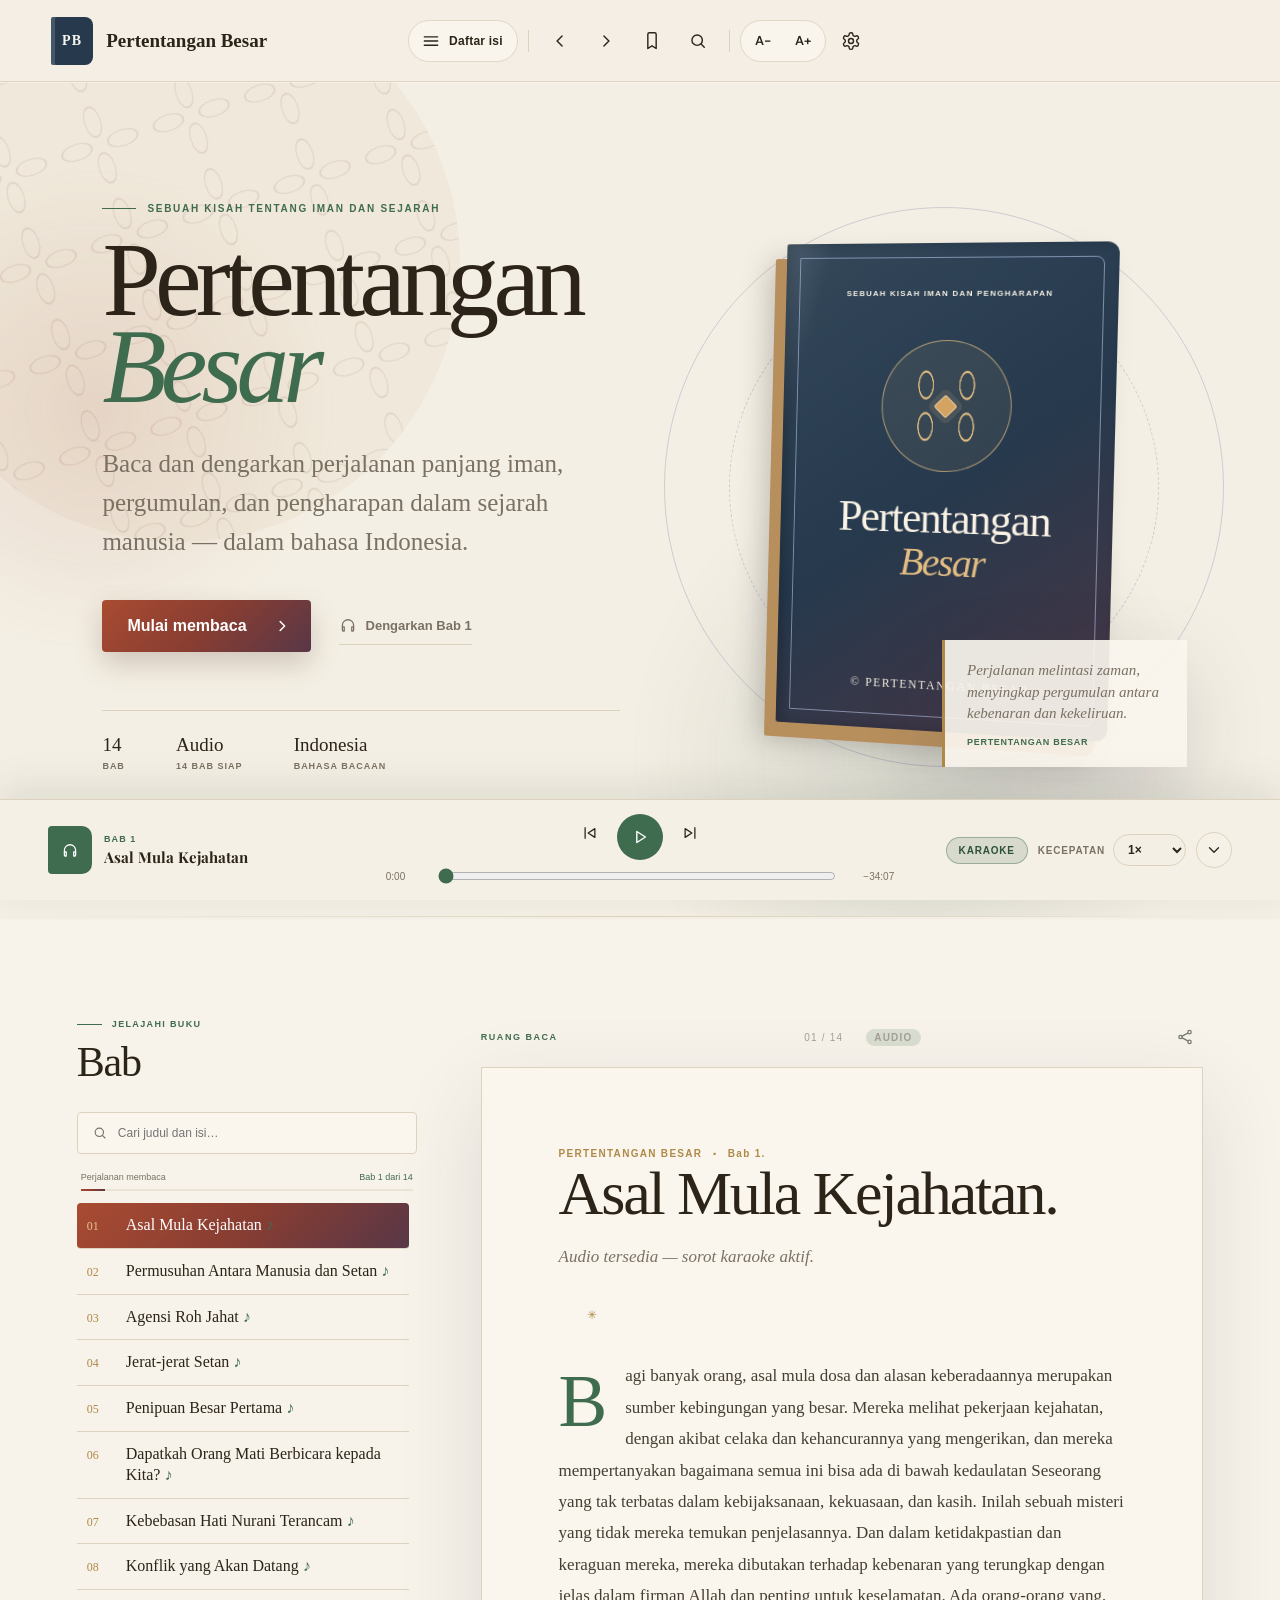
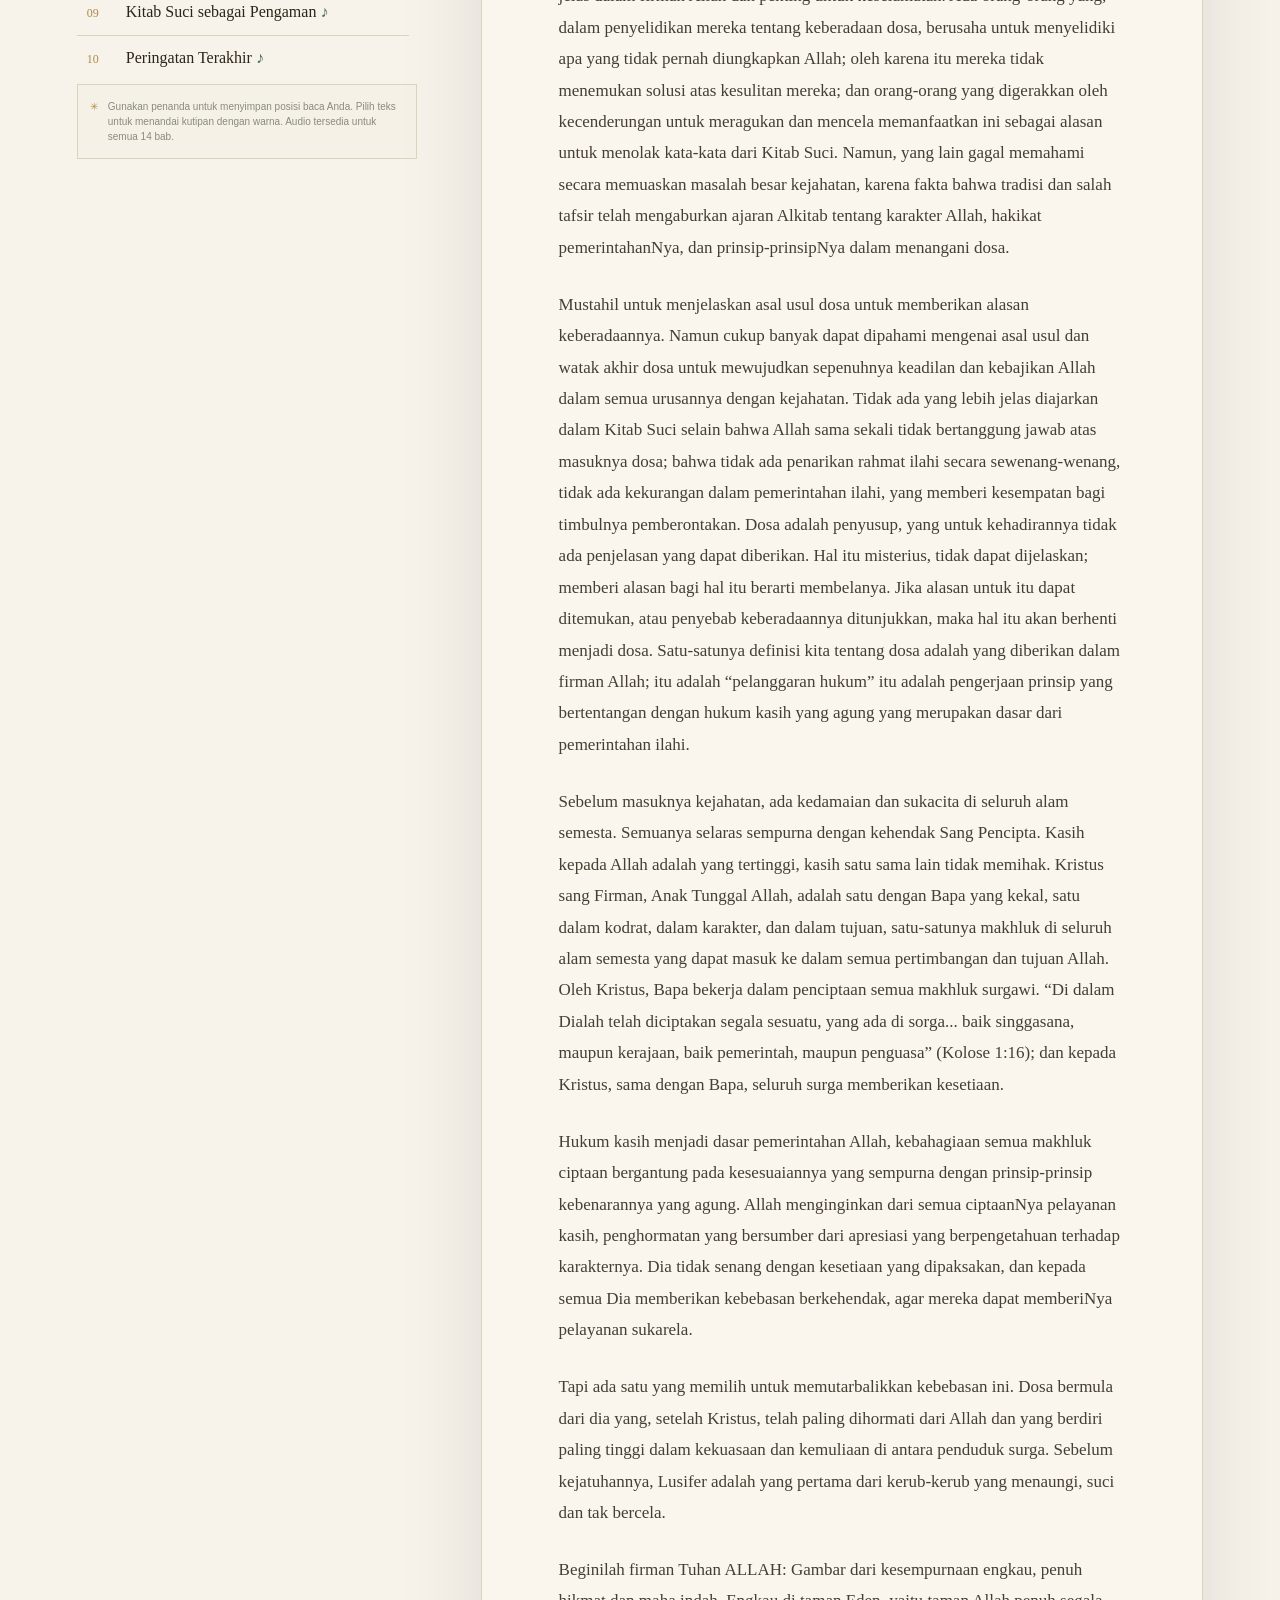
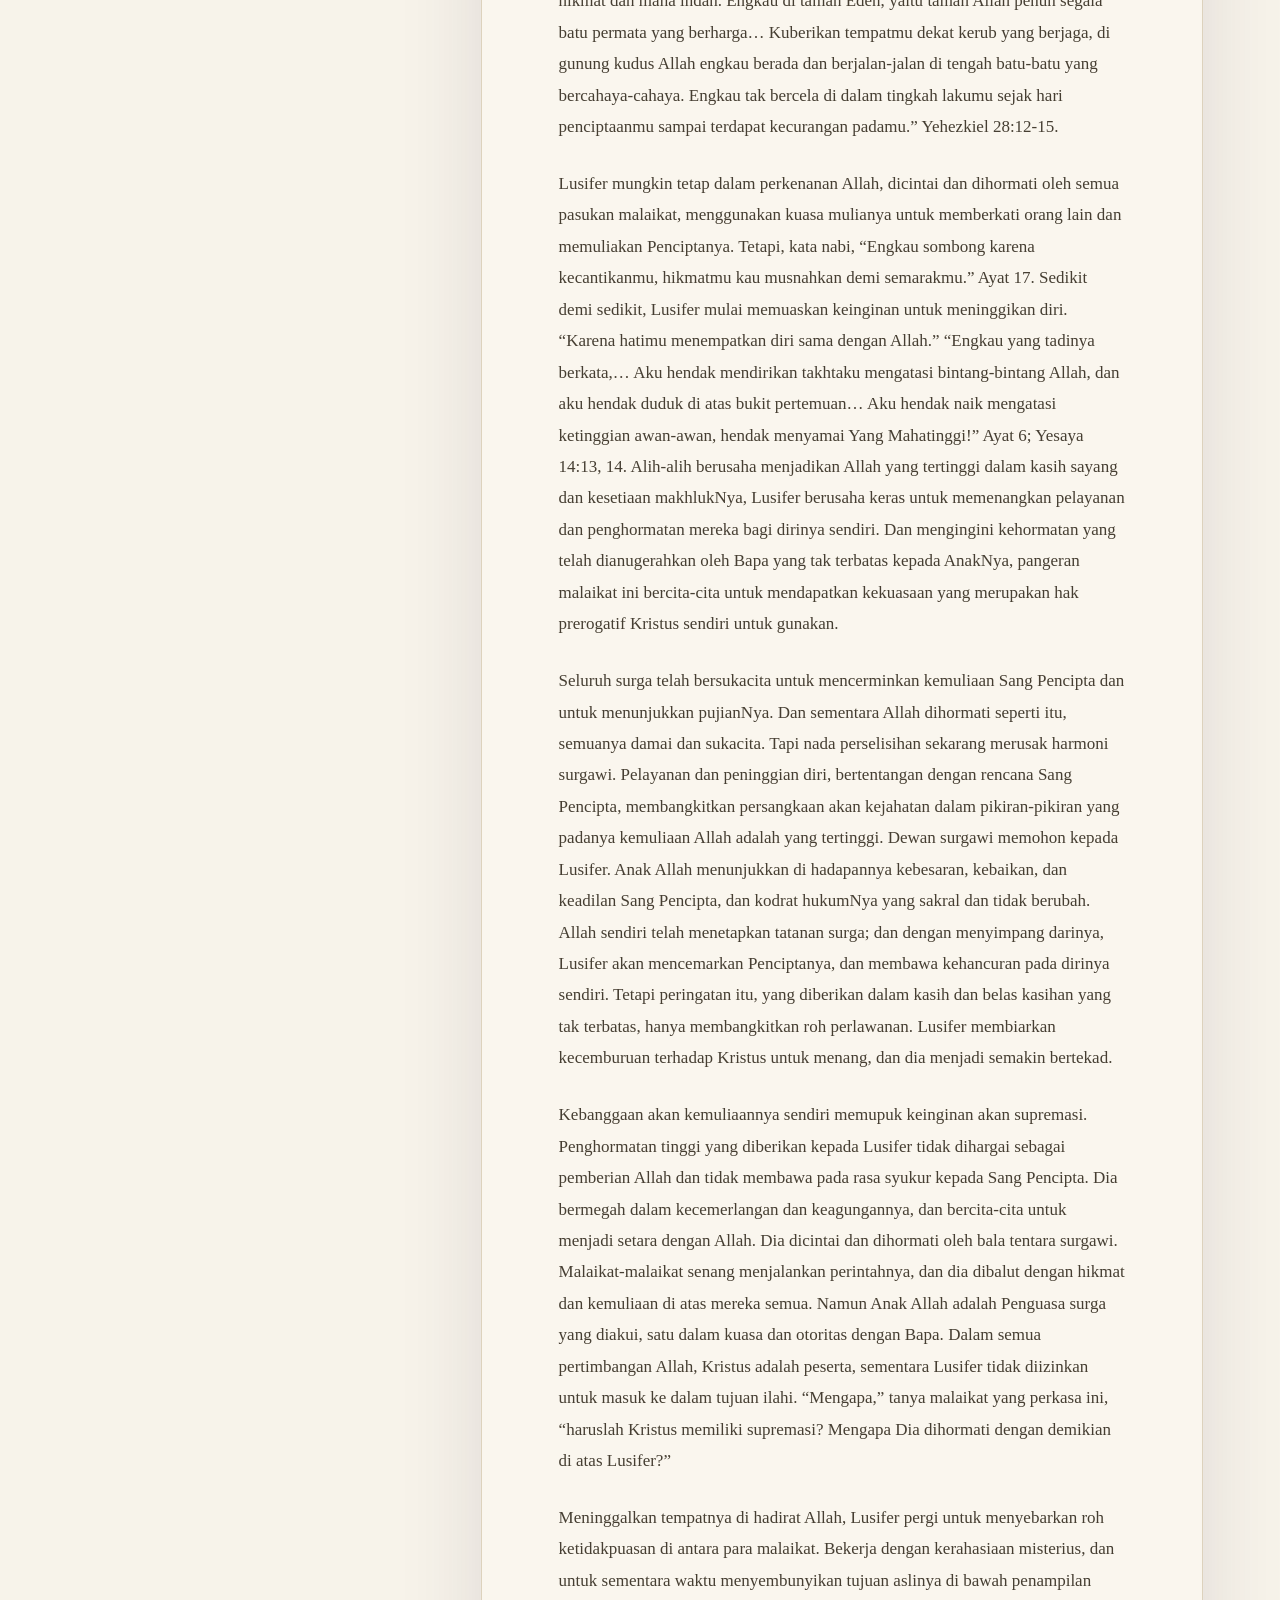
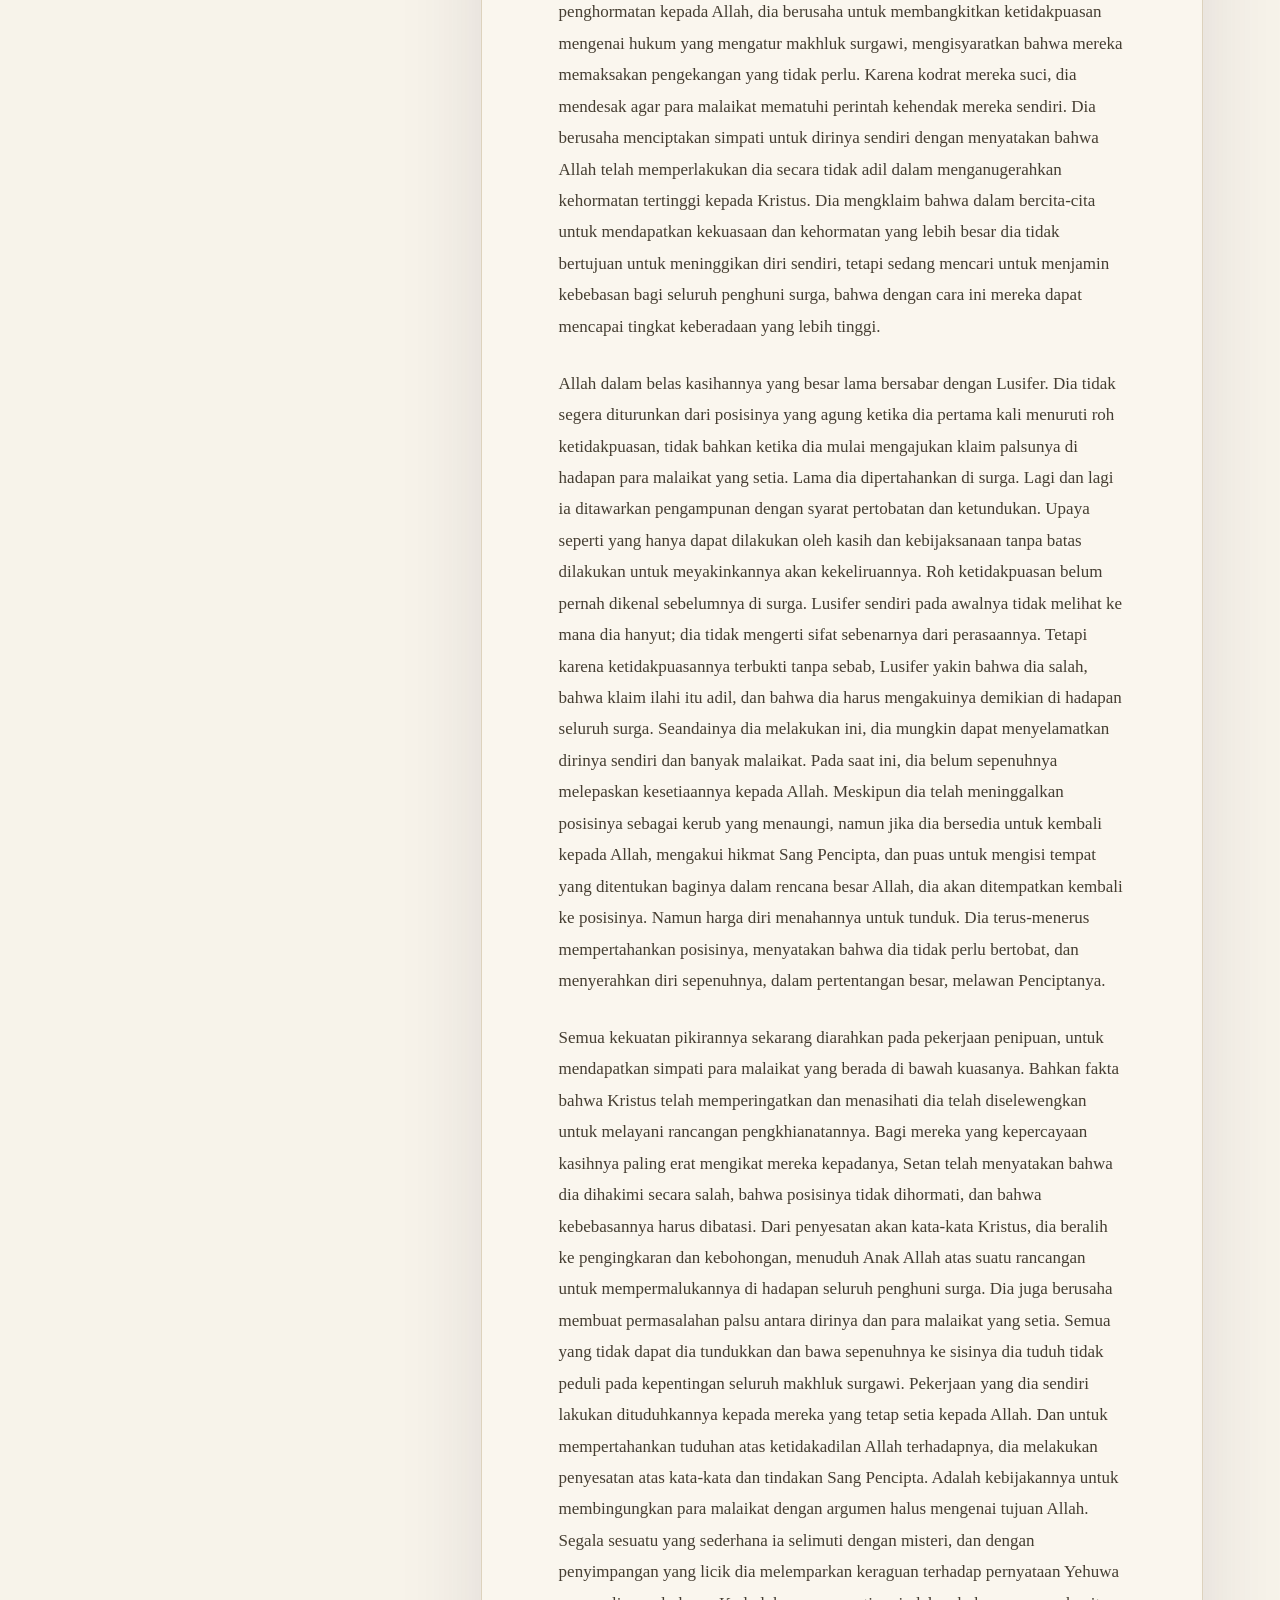
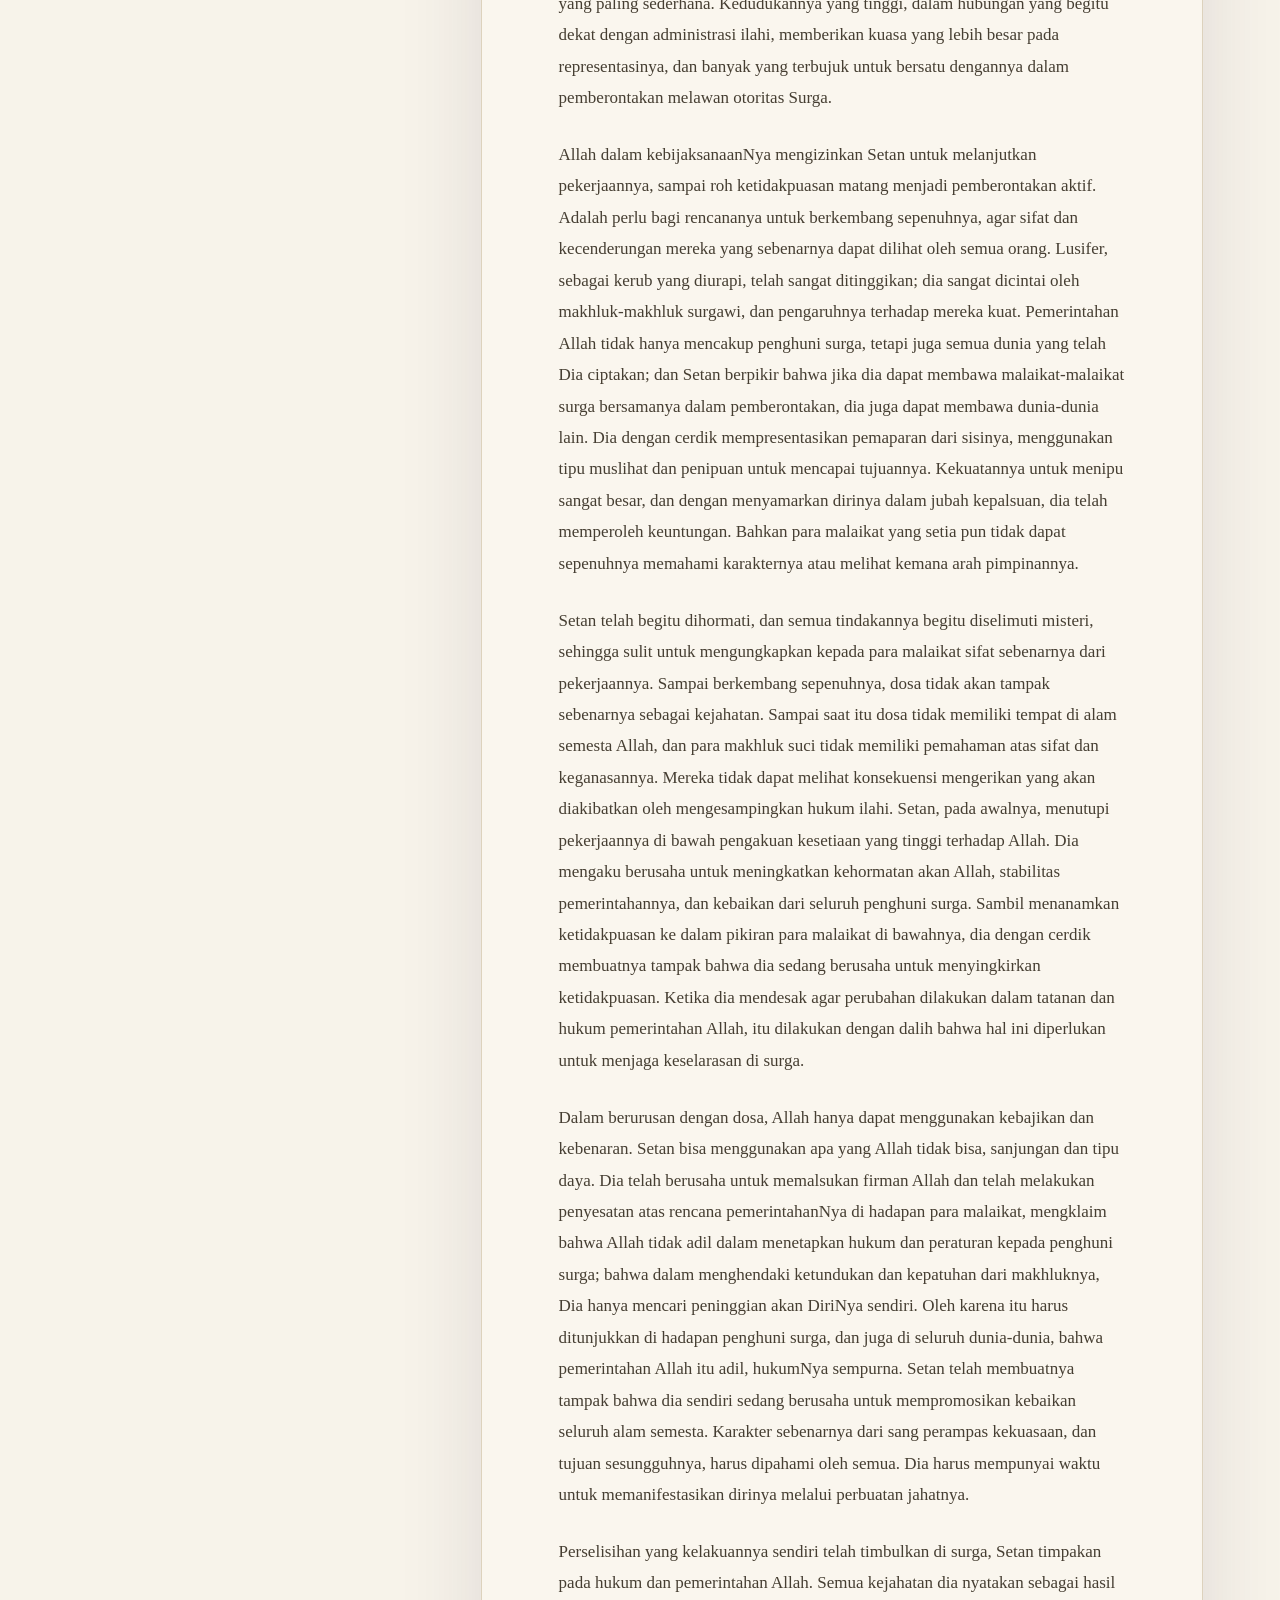
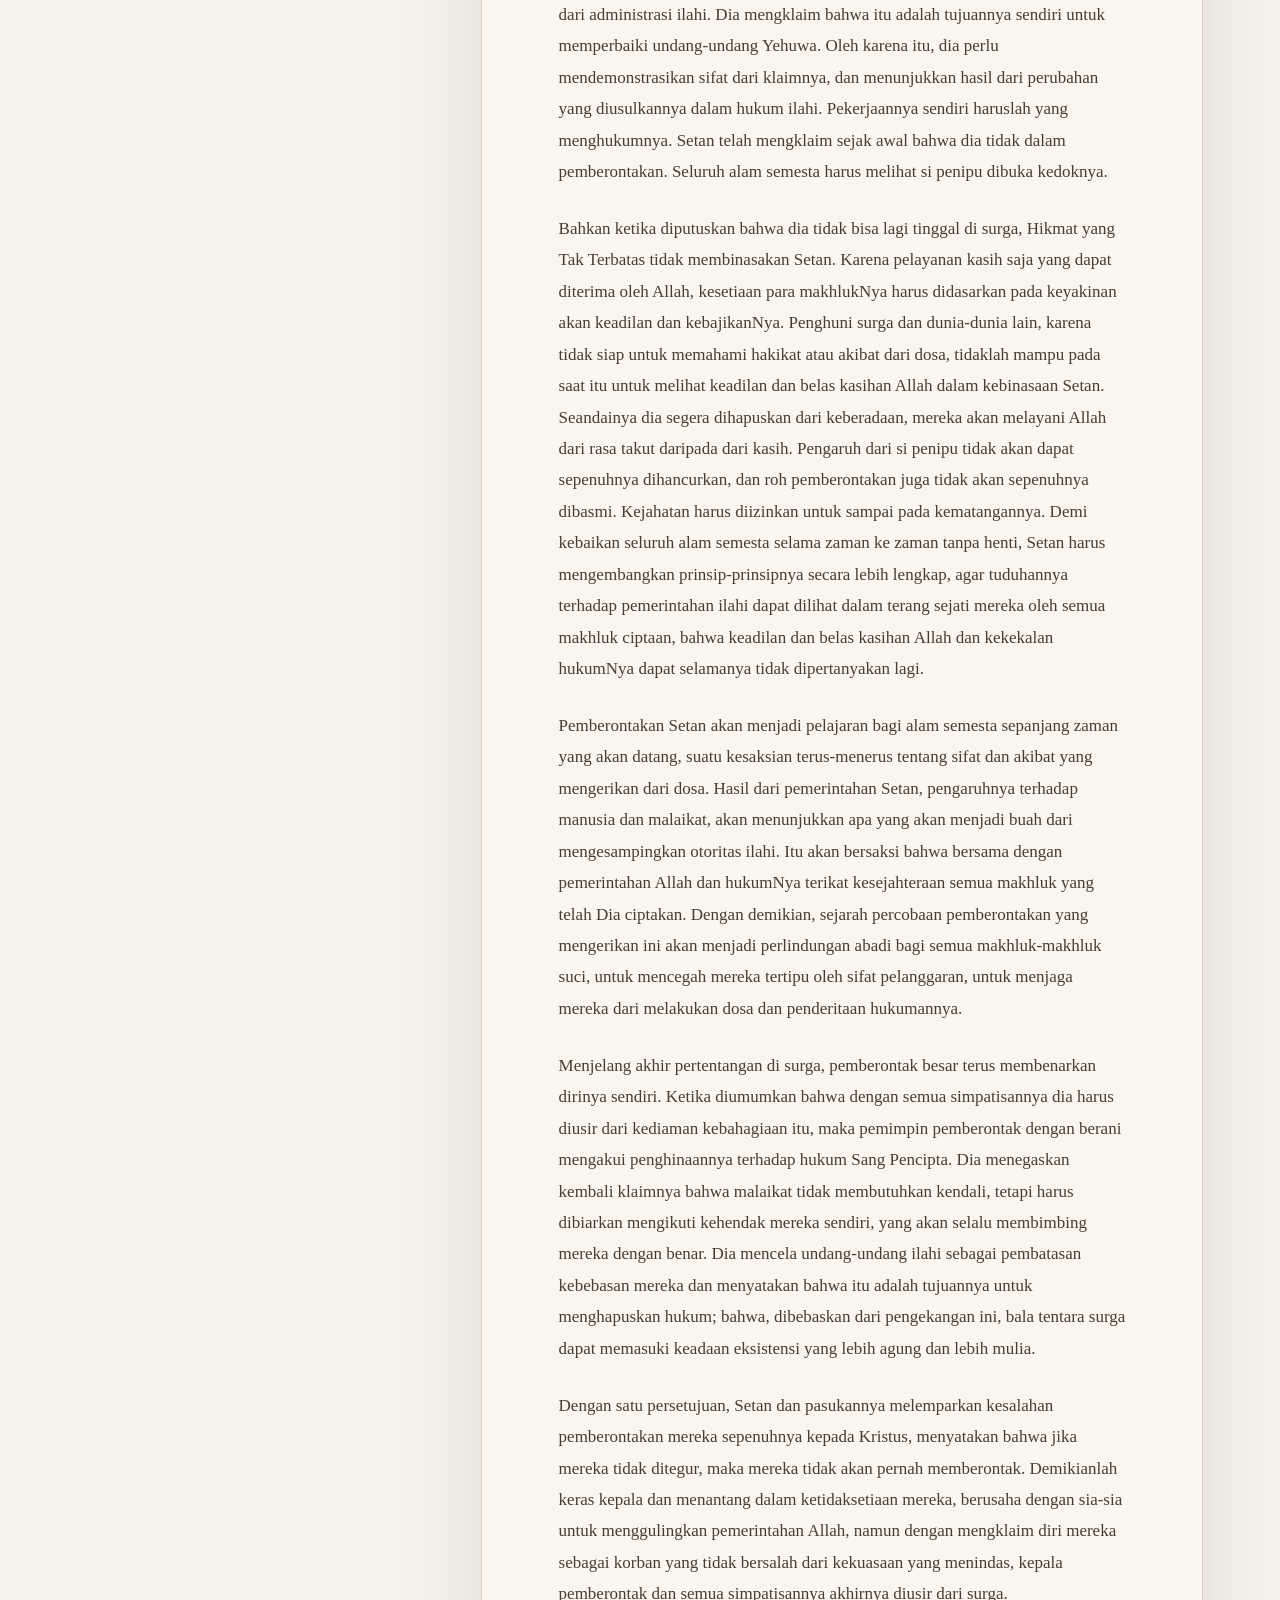
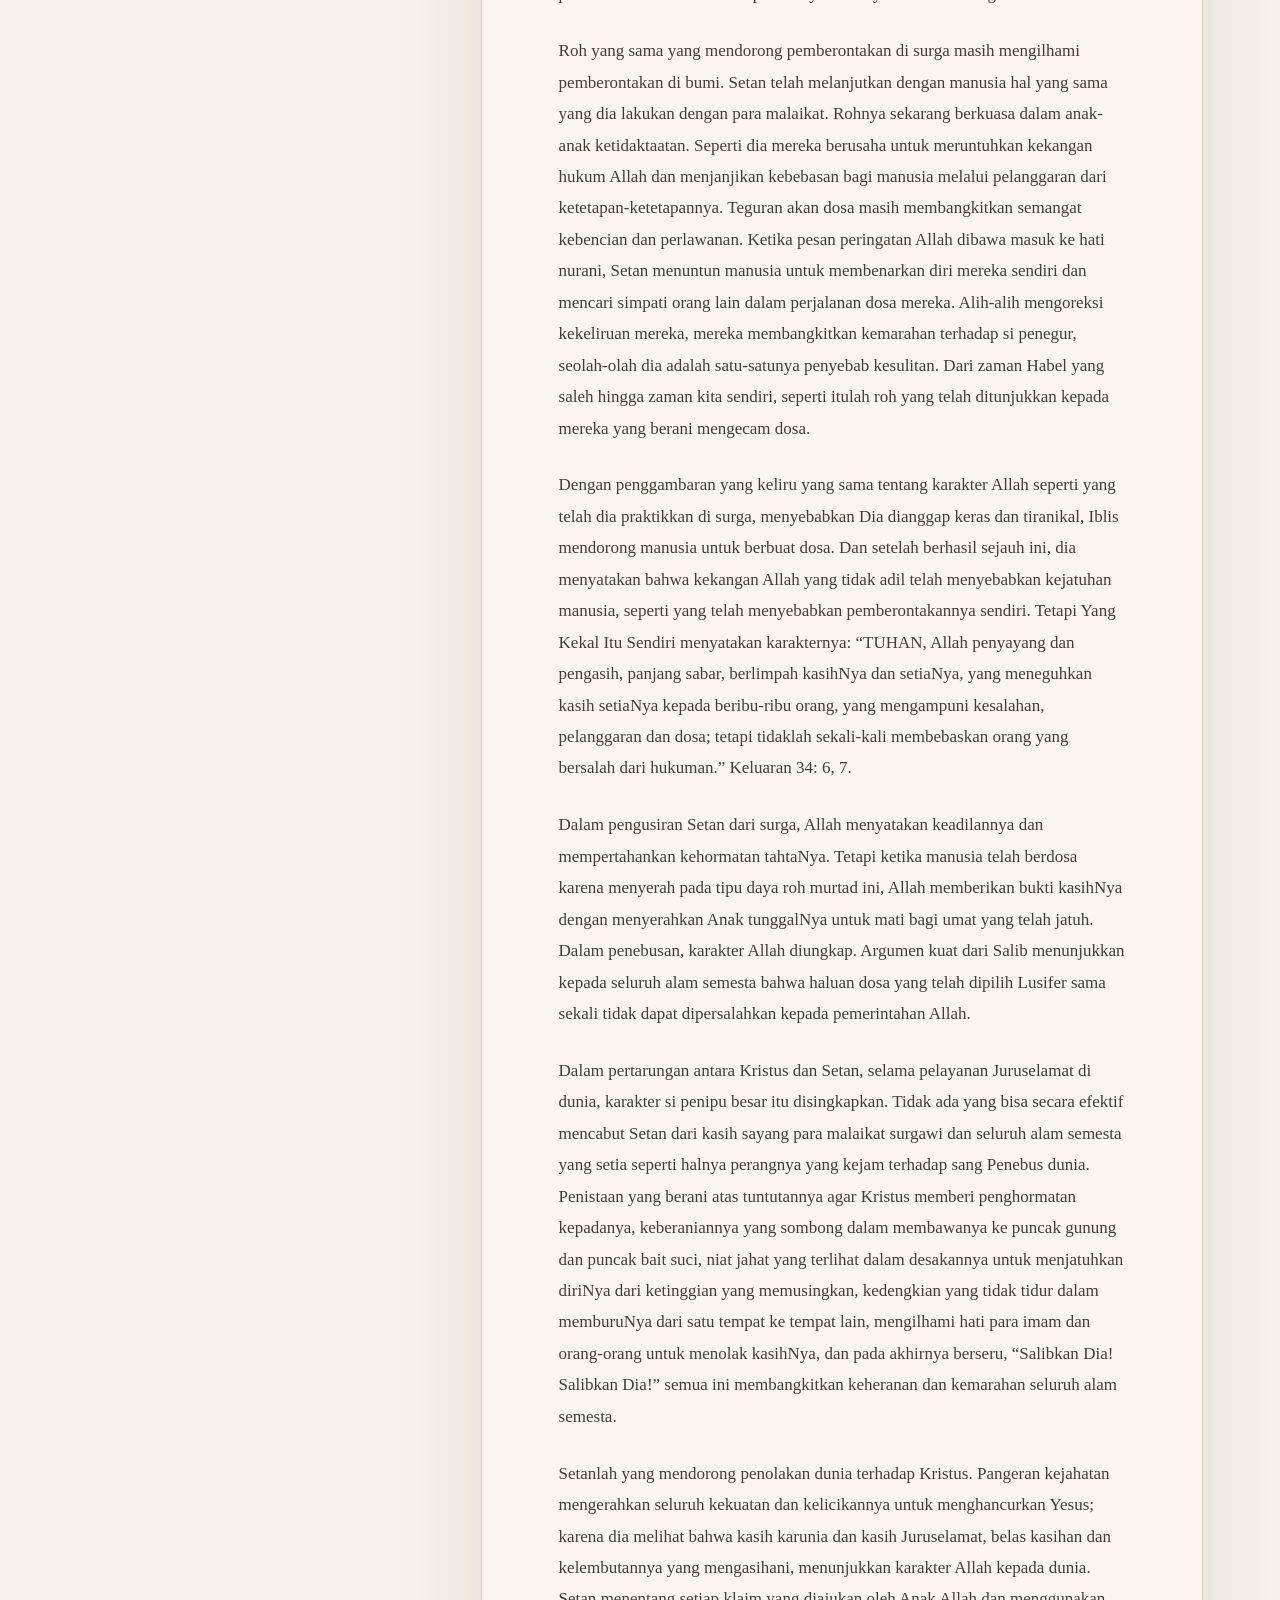
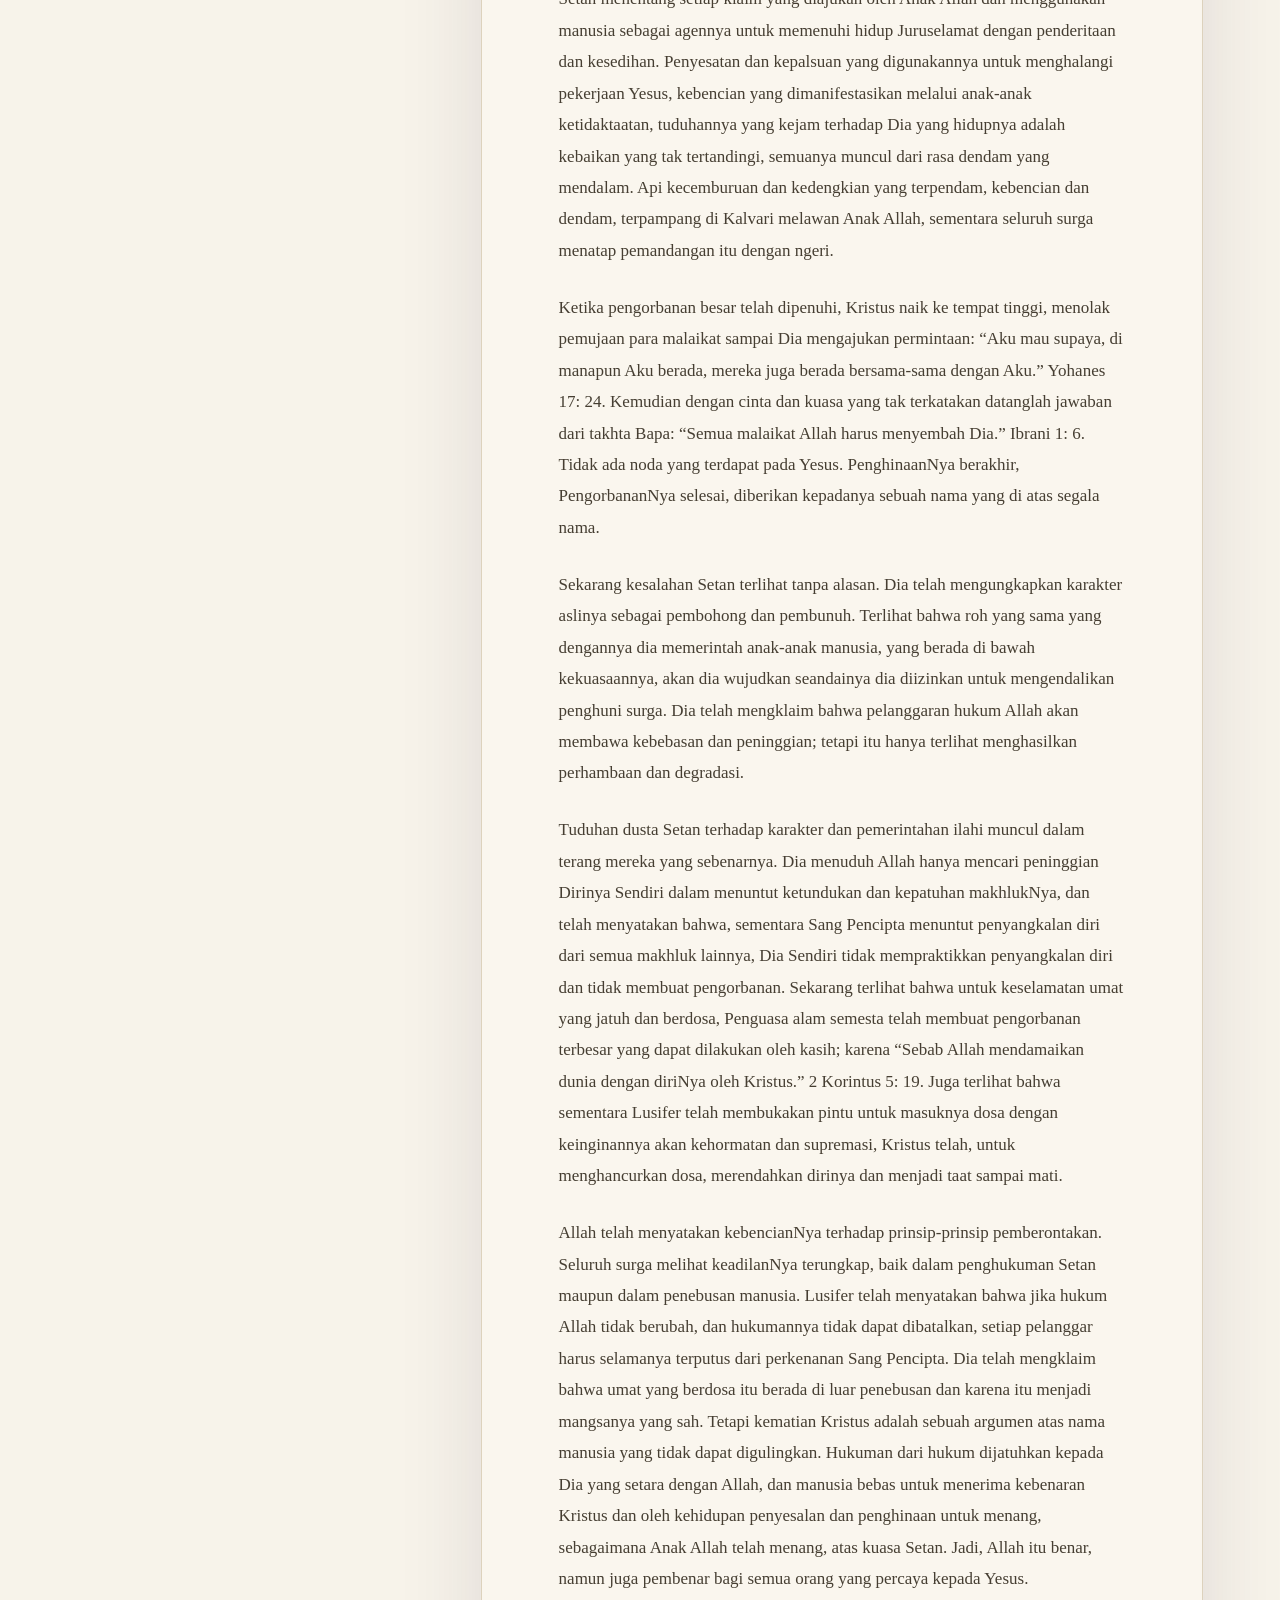
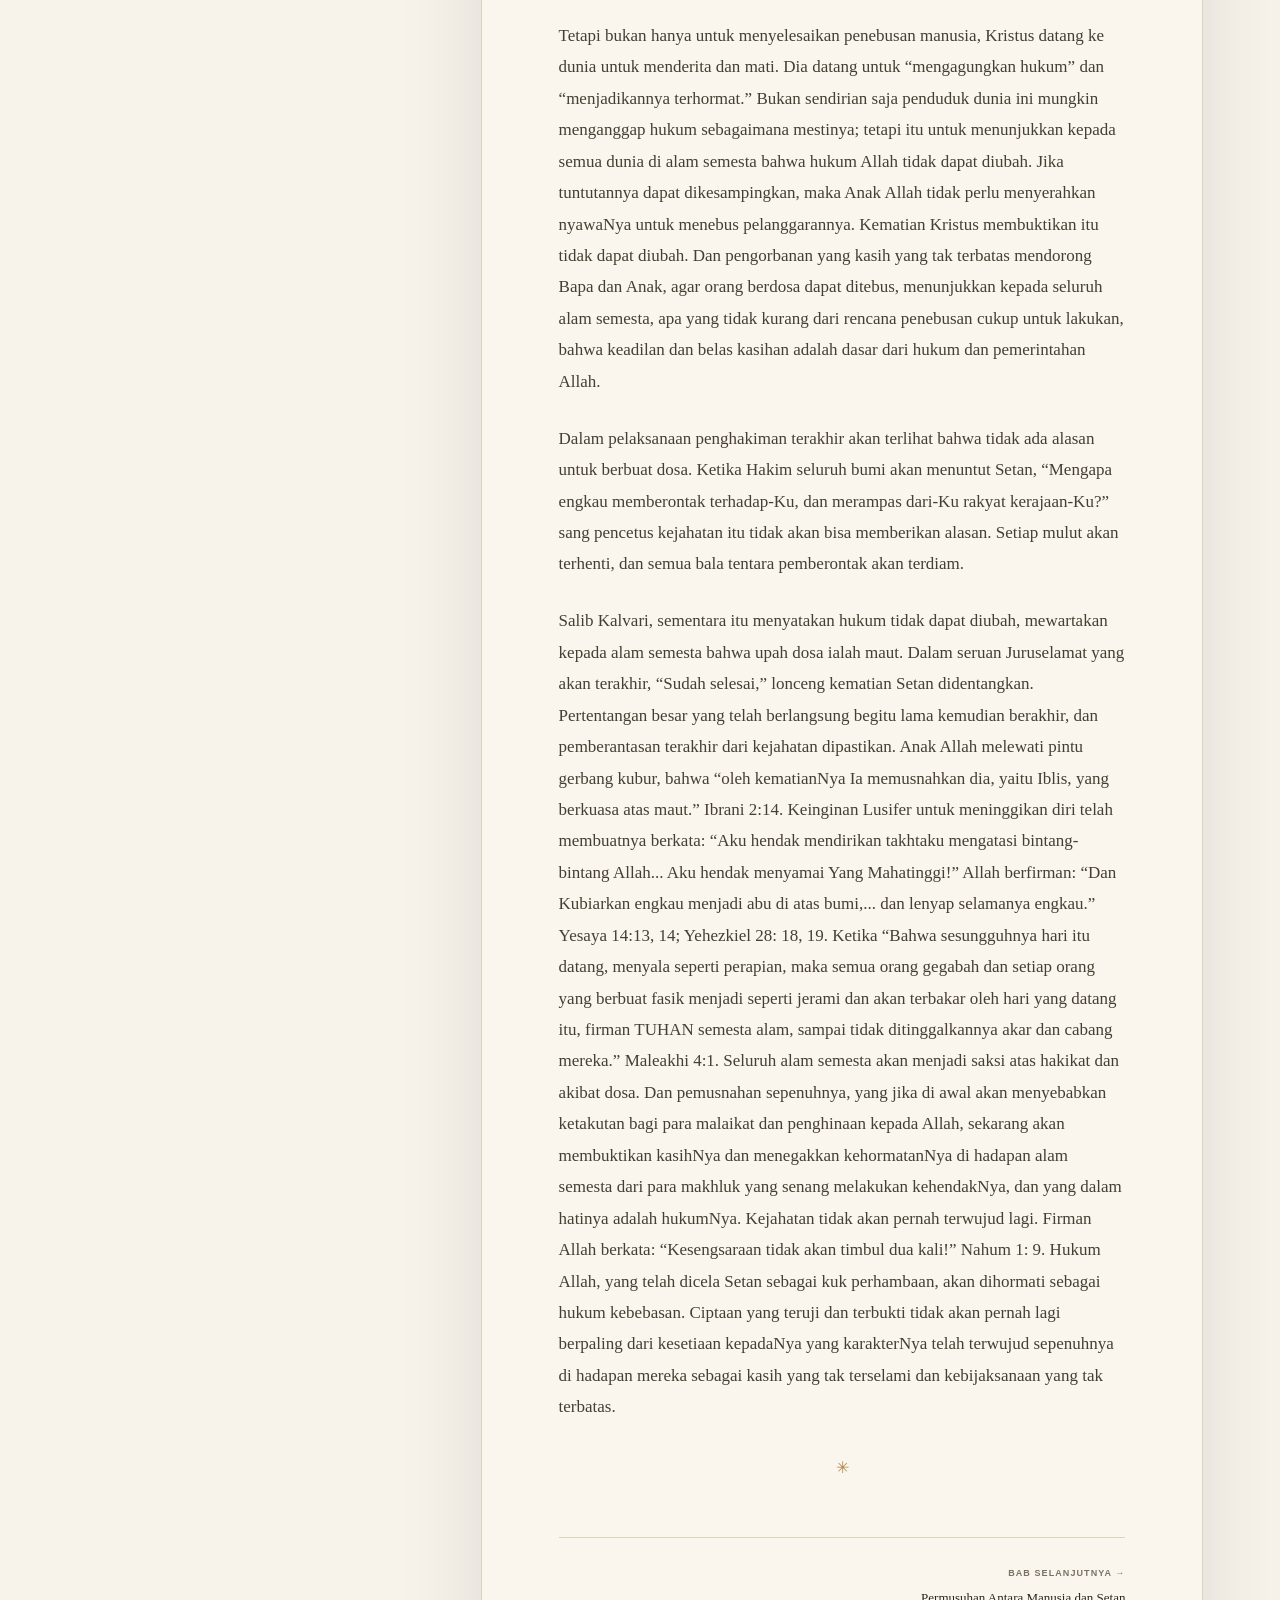
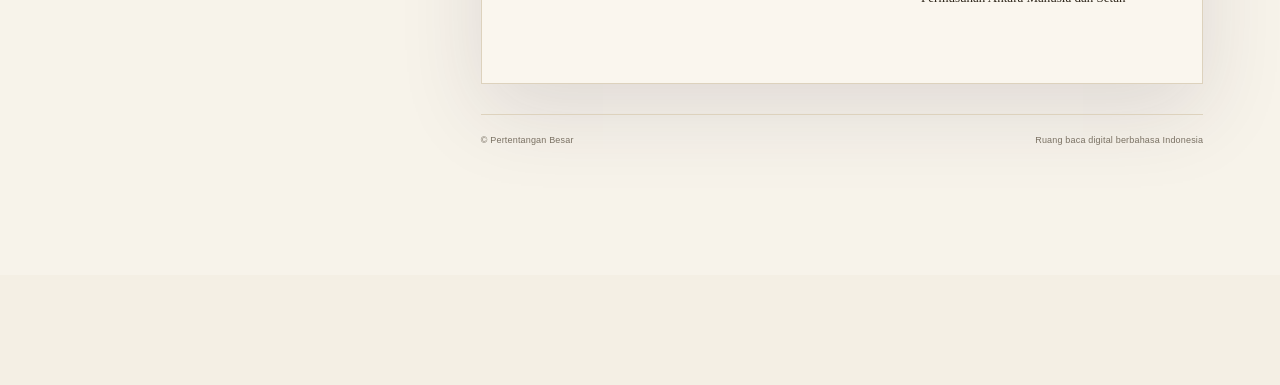
<file: index.html>
<!doctype html>
<html lang="id">
  <head>
    <meta charset="utf-8">
    <meta name="viewport" content="width=device-width, initial-scale=1">
    <meta name="theme-color" content="#f7f1e5" id="themeColorMeta">
    <meta name="description" content="Baca dan dengarkan Pertentangan Besar karya Ellen G. White dalam bahasa Indonesia.">
    <meta name="apple-mobile-web-app-capable" content="yes">
    <title>Pertentangan Besar</title>
    <link rel="preconnect" href="https://fonts.googleapis.com">
    <link rel="preconnect" href="https://fonts.gstatic.com" crossorigin>
    <link href="https://fonts.googleapis.com/css2?family=DM+Sans:wght@400;500;600;700&family=Playfair+Display:ital,wght@0,500;0,600;0,700;1,500&display=swap" rel="stylesheet">
    <link rel="stylesheet" href="styles.css">
  </head>
  <body data-style="lontar" class="karaoke-on">
    <svg class="icon-sprite" aria-hidden="true" focusable="false">
      <symbol id="icon-menu" viewBox="0 0 24 24"><path d="M4 7h16M4 12h16M4 17h16" /></symbol>
      <symbol id="icon-chevron-left" viewBox="0 0 24 24"><path d="m14.5 6-6 6 6 6" /></symbol>
      <symbol id="icon-chevron-right" viewBox="0 0 24 24"><path d="m9.5 6 6 6-6 6" /></symbol>
      <symbol id="icon-bookmark" viewBox="0 0 24 24"><path d="M7 3.75A1.75 1.75 0 0 1 8.75 2h6.5A1.75 1.75 0 0 1 17 3.75V21l-5-3.25L7 21V3.75Z" /></symbol>
      <symbol id="icon-search" viewBox="0 0 24 24"><circle cx="11" cy="11" r="6.25" /><path d="m16 16 3.5 3.5" /></symbol>
      <symbol id="icon-settings" viewBox="0 0 24 24">
        <path d="M12.22 2h-.44a2 2 0 0 0-2 2v.18a2 2 0 0 1-1 1.73l-.43.25a2 2 0 0 1-2 0l-.15-.08a2 2 0 0 0-2.73.73l-.22.38a2 2 0 0 0 .73 2.73l.15.1a2 2 0 0 1 1 1.72v.51a2 2 0 0 1-1 1.74l-.15.09a2 2 0 0 0-.73 2.73l.22.38a2 2 0 0 0 2.73.73l.15-.08a2 2 0 0 1 2 0l.43.25a2 2 0 0 1 1 1.73V20a2 2 0 0 0 2 2h.44a2 2 0 0 0 2-2v-.18a2 2 0 0 1 1-1.73l.43-.25a2 2 0 0 1 2 0l.15.08a2 2 0 0 0 2.73-.73l.22-.39a2 2 0 0 0-.73-2.73l-.15-.08a2 2 0 0 1-1-1.74v-.5a2 2 0 0 1 1-1.74l.15-.09a2 2 0 0 0 .73-2.73l-.22-.38a2 2 0 0 0-2.73-.73l-.15.08a2 2 0 0 1-2 0l-.43-.25a2 2 0 0 1-1-1.73V4a2 2 0 0 0-2-2z" />
        <circle cx="12" cy="12" r="3" />
      </symbol>
      <symbol id="icon-share" viewBox="0 0 24 24">
        <circle cx="18" cy="5.5" r="2.25" />
        <circle cx="6" cy="12" r="2.25" />
        <circle cx="18" cy="18.5" r="2.25" />
        <path d="m8.1 10.9 7.7-4.1M8.1 13.1l7.7 4.1" />
      </symbol>
      <symbol id="icon-close" viewBox="0 0 24 24"><path d="m6.5 6.5 11 11M17.5 6.5l-11 11" /></symbol>
      <symbol id="icon-play" viewBox="0 0 24 24"><path class="fill" d="M8.2 5.4v13.2L18.5 12 8.2 5.4Z" /></symbol>
      <symbol id="icon-pause" viewBox="0 0 24 24"><path d="M8.5 5.5v13M15.5 5.5v13" /></symbol>
      <symbol id="icon-skip-back" viewBox="0 0 24 24"><path d="M5.5 5v14M18.5 6.2 9.5 12l9 5.8V6.2Z" /></symbol>
      <symbol id="icon-skip-forward" viewBox="0 0 24 24"><path d="M18.5 5v14M5.5 6.2l9 5.8-9 5.8V6.2Z" /></symbol>
      <symbol id="icon-chevron-down" viewBox="0 0 24 24"><path d="m6 9 6 6 6-6" /></symbol>
      <symbol id="icon-headphones" viewBox="0 0 24 24"><path d="M4.5 14.5v-2a7.5 7.5 0 0 1 15 0v2M4.5 14.5H7v5.5H5.5A1 1 0 0 1 4.5 19v-4.5Zm15 0H17V20h1.5a1 1 0 0 0 1-1v-4.5Z" /></symbol>
    </svg>

    <header class="topbar">
      <a class="brand" href="#home" aria-label="Pertentangan Besar, beranda">
        <span class="brand-mark" aria-hidden="true">PB</span>
        <span class="brand-copy"><strong>Pertentangan Besar</strong></span>
      </a>
      <nav class="toolbar" aria-label="Alat membaca">
        <button class="contents-trigger" id="contentsToggle" type="button" aria-label="Buka daftar isi" title="Daftar isi">
          <svg class="tool-icon" aria-hidden="true"><use href="#icon-menu"></use></svg>
          <span class="contents-trigger-label">Daftar isi</span>
        </button>
        <span class="toolbar-divider hide-narrow" aria-hidden="true"></span>
        <button class="icon-button hide-narrow" id="previousChapter" type="button" aria-label="Bab sebelumnya" title="Bab sebelumnya">
          <svg class="tool-icon" aria-hidden="true"><use href="#icon-chevron-left"></use></svg>
        </button>
        <button class="icon-button hide-narrow" id="nextChapter" type="button" aria-label="Bab berikutnya" title="Bab berikutnya">
          <svg class="tool-icon" aria-hidden="true"><use href="#icon-chevron-right"></use></svg>
        </button>
        <button class="icon-button" id="bookmarkButton" type="button" aria-label="Simpan penanda bab" title="Simpan penanda">
          <svg class="tool-icon bookmark-outline" aria-hidden="true"><use href="#icon-bookmark"></use></svg>
          <svg class="tool-icon bookmark-filled" aria-hidden="true"><use href="#icon-bookmark"></use></svg>
        </button>
        <button class="icon-button" id="searchButton" type="button" aria-label="Cari dalam buku" title="Cari">
          <svg class="tool-icon" aria-hidden="true"><use href="#icon-search"></use></svg>
        </button>
        <span class="toolbar-divider" aria-hidden="true"></span>
        <div class="font-tools" role="group" aria-label="Ukuran teks">
          <button class="text-button" id="decreaseText" type="button" aria-label="Perkecil ukuran teks" title="Perkecil teks"><span class="text-button-label">A−</span></button>
          <button class="text-button" id="increaseText" type="button" aria-label="Perbesar ukuran teks" title="Perbesar teks"><span class="text-button-label">A+</span></button>
        </div>
        <button class="icon-button" id="settingsButton" type="button" aria-label="Buka pengaturan gaya dan audio" title="Gaya & audio">
          <svg class="tool-icon" aria-hidden="true"><use href="#icon-settings"></use></svg>
        </button>
      </nav>
    </header>

    <section class="hero" id="home">
      <div class="hero-glow glow-one"></div>
      <div class="hero-glow glow-two"></div>
      <div class="hero-copy">
        <p class="eyebrow"><span></span>SEBUAH KISAH TENTANG IMAN DAN SEJARAH</p>
        <h1>Pertentangan<br /><em>Besar</em></h1>
        <p class="hero-description">Baca dan dengarkan perjalanan panjang iman, pergumulan, dan pengharapan dalam sejarah manusia — dalam bahasa Indonesia.</p>
        <div class="hero-actions">
          <button class="primary-button" id="startReadingButton" type="button">Mulai membaca <svg class="tool-icon" aria-hidden="true"><use href="#icon-chevron-right"></use></svg></button>
          <button class="hero-secondary" id="listenButton" type="button"><svg class="tool-icon" aria-hidden="true"><use href="#icon-headphones"></use></svg> Dengarkan Bab 1</button>
        </div>
        <div class="book-meta">
          <div><strong>14</strong><span>Bab</span></div>
          <div><strong>Audio</strong><span>14 bab siap</span></div>
          <div><strong>Indonesia</strong><span>Bahasa bacaan</span></div>
        </div>
      </div>
      <div class="hero-art" aria-label="Sampul buku Pertentangan Besar">
        <div class="orbit orbit-one"></div>
        <div class="orbit orbit-two"></div>
        <div class="book-cover">
          <span class="cover-kicker">SEBUAH KISAH IMAN DAN PENGHARAPAN</span>
          <div class="cover-emblem" aria-hidden="true"></div>
          <div class="cover-title">Pertentangan<br /><i>Besar</i></div>
          <span class="cover-author">© Pertentangan Besar</span>
        </div>
        <blockquote>
          Perjalanan melintasi zaman, menyingkap pergumulan antara kebenaran dan kekeliruan.
          <cite>Pertentangan Besar</cite>
        </blockquote>
      </div>
    </section>

    <div class="reading-progress" aria-hidden="true"><span id="progressBar"></span></div>

    <section class="reading-section" id="reader">
    <div class="reader-layout" id="readerLayout">
      <aside class="contents-panel" id="contentsPanel" aria-label="Daftar isi">
        <div class="contents-heading">
          <div>
            <p class="eyebrow"><span></span>JELAJAHI BUKU</p>
            <h2>Bab</h2>
          </div>
        </div>
        <label class="chapter-search"><svg class="tool-icon" aria-hidden="true"><use href="#icon-search"></use></svg><input id="chapterSearch" type="search" placeholder="Cari judul dan isi…" autocomplete="off" /></label>
        <div class="contents-progress">
          <div class="progress-copy"><span>Perjalanan membaca</span><span id="progressLabel">Bab 1 dari 14</span></div>
          <div class="mini-progress"><span id="chapterProgress"></span></div>
        </div>
        <ol class="chapter-list" id="chapterList"></ol>
        <div class="contents-saved" id="contentsSaved" hidden>
          <div class="bookmarks-panel" id="bookmarksPanel" hidden>
            <div class="favorites-heading">
              <p class="eyebrow"><span></span>PENANDA</p>
              <h3>Lanjutkan baca</h3>
            </div>
            <div class="bookmarks-list" id="bookmarksList"></div>
          </div>
          <div class="favorites-panel" id="favoritesPanel" hidden>
            <div class="favorites-heading">
              <p class="eyebrow"><span></span>DISIMPAN</p>
              <h3>Kutipan favorit</h3>
            </div>
            <div class="favorites-list" id="favoritesList"></div>
          </div>
        </div>
        <div class="contents-note">
          <span class="note-icon" aria-hidden="true">✳</span>
          <p>Gunakan penanda untuk menyimpan posisi baca Anda. Pilih teks untuk menandai kutipan dengan warna. Audio tersedia untuk semua 14 bab.</p>
        </div>
      </aside>

      <main class="reading-area" id="readingArea">
        <div class="reading-toolbar">
          <span class="reading-label">RUANG BACA</span>
          <div class="chapter-nav">
            <span id="chapterIndicator">01 / 14</span>
            <span class="audio-badge" id="audioBadge" hidden>Audio</span>
          </div>
          <button class="share-button" id="shareButton" type="button" aria-label="Bagikan bab ini" title="Bagikan">
            <svg class="tool-icon" aria-hidden="true"><use href="#icon-share"></use></svg>
          </button>
        </div>

        <article class="book-page" id="bookPage">
          <div class="chapter-meta"><span class="chapter-kicker">PERTENTANGAN BESAR</span><span class="meta-dot">·</span><span id="chapterNumber">BAB 01</span></div>
          <h1 id="chapterTitle">Asal Mula Kejahatan</h1>
          <p class="chapter-deck" id="chapterDeck"></p>
          <div class="ornament" aria-hidden="true"><span></span><i>✳</i><span></span></div>
          <div class="chapter-copy" id="chapterCopy"></div>
          <div class="chapter-end" aria-hidden="true"><span>✳</span></div>
          <div class="bottom-navigation">
            <button class="bottom-nav-button" id="bottomPrevious"><span>← Bab sebelumnya</span><strong id="previousTitle">—</strong></button>
            <button class="bottom-nav-button next-bottom" id="bottomNext"><span>Bab selanjutnya →</span><strong id="nextTitle">—</strong></button>
          </div>
        </article>
        <footer class="page-footer">
          <span>© Pertentangan Besar</span>
          <span>Ruang baca digital berbahasa Indonesia</span>
        </footer>
      </main>
    </div>
    </section>

    <section class="audio-player" id="audioPlayer" aria-label="Pemutar audiobook" hidden>
      <audio id="chapterAudio" preload="metadata" playsinline></audio>
      <div class="audio-track-info">
        <span class="audio-art" aria-hidden="true">
          <svg class="tool-icon" aria-hidden="true"><use href="#icon-headphones"></use></svg>
        </span>
        <span>
          <small id="audioChapterNumber">Bab 1</small>
          <strong id="audioChapterTitle">Asal Mula Kejahatan</strong>
        </span>
      </div>
      <div class="audio-main">
        <div class="audio-controls">
          <button id="audioPrevious" type="button" aria-label="Bab audio sebelumnya">
            <svg class="tool-icon" aria-hidden="true"><use href="#icon-skip-back"></use></svg>
          </button>
          <button class="audio-play" id="audioPlay" type="button" aria-label="Putar audiobook">
            <svg class="tool-icon play-icon" aria-hidden="true"><use href="#icon-play"></use></svg>
            <svg class="tool-icon pause-icon" aria-hidden="true"><use href="#icon-pause"></use></svg>
          </button>
          <button id="audioNext" type="button" aria-label="Bab audio berikutnya">
            <svg class="tool-icon" aria-hidden="true"><use href="#icon-skip-forward"></use></svg>
          </button>
        </div>
        <div class="audio-timeline">
          <span id="audioElapsed">0:00</span>
          <input id="audioSeek" type="range" min="0" max="1000" value="0" aria-label="Posisi audio" />
          <span id="audioRemaining">−0:00</span>
        </div>
      </div>
      <div class="audio-side">
        <button class="karaoke-toggle" id="karaokeToggle" type="button" aria-pressed="true" title="Nyala/matikan sorot karaoke">Karaoke</button>
        <label class="audio-speed">
          Kecepatan
          <select id="audioSpeed" aria-label="Kecepatan putar">
            <option value="0.75">0.75×</option>
            <option value="1" selected>1×</option>
            <option value="1.25">1.25×</option>
            <option value="1.5">1.5×</option>
          </select>
        </label>
        <button class="audio-minimize" id="audioMinimize" type="button" aria-label="Ciutkan pemutar" title="Ciutkan">
          <svg class="tool-icon" aria-hidden="true"><use href="#icon-chevron-down"></use></svg>
        </button>
      </div>
    </section>

    <div class="audio-mini" id="audioRestore" hidden>
      <button class="audio-mini-play" id="audioMiniPlay" type="button" aria-label="Putar audiobook">
        <svg class="tool-icon play-icon" aria-hidden="true"><use href="#icon-play"></use></svg>
        <svg class="tool-icon pause-icon" aria-hidden="true"><use href="#icon-pause"></use></svg>
      </button>
      <button class="audio-mini-meta" id="audioMiniExpand" type="button" aria-label="Buka pemutar penuh">
        <small>Audiobook</small>
        <strong id="audioRestoreTitle">Asal Mula Kejahatan</strong>
      </button>
    </div>

    <div class="overlay" id="searchOverlay" hidden>
      <section class="search-dialog" role="dialog" aria-modal="true" aria-labelledby="searchTitle">
        <div class="search-heading">
          <div><p class="eyebrow">TEMUKAN BAGIAN</p><h2 id="searchTitle">Cari dalam buku</h2></div>
          <button id="closeSearch" type="button" aria-label="Tutup pencarian">
            <svg class="tool-icon" aria-hidden="true"><use href="#icon-close"></use></svg>
          </button>
        </div>
        <label class="search-input-wrap">
          <svg class="tool-icon" aria-hidden="true"><use href="#icon-search"></use></svg>
          <input id="searchInput" type="search" placeholder="Ketik kata atau frasa…" autocomplete="off">
          <kbd>ESC</kbd>
        </label>
        <div class="search-results" id="searchResults"><p class="search-hint">Hasil menampilkan tempat tepat di dalam bab. Ketuk untuk loncat ke sana.</p></div>
      </section>
    </div>

    <div class="overlay" id="settingsOverlay" hidden>
      <section class="settings-dialog" role="dialog" aria-modal="true" aria-labelledby="settingsTitle">
        <div class="search-heading">
          <div><p class="eyebrow">PENGATURAN</p><h2 id="settingsTitle">Gaya & audio</h2></div>
          <button id="closeSettings" type="button" aria-label="Tutup pengaturan">
            <svg class="tool-icon" aria-hidden="true"><use href="#icon-close"></use></svg>
          </button>
        </div>
        <div class="settings-block">
          <h3>Ukuran teks</h3>
          <p class="settings-hint">Sesuaikan kenyamanan baca di layar apa pun.</p>
          <div class="settings-font-tools" role="group" aria-label="Ukuran teks">
            <button type="button" id="settingsDecreaseText" aria-label="Perkecil ukuran teks">A−</button>
            <span class="settings-font-value" id="settingsTextSize">17</span>
            <button type="button" id="settingsIncreaseText" aria-label="Perbesar ukuran teks">A+</button>
          </div>
          <p class="settings-hint">Ukuran teks: 14–28.</p>
        </div>
        <div class="settings-block">
          <h3>Gaya Nusantara</h3>
          <p class="settings-hint">Pilih suasana visual bernapas budaya Indonesia.</p>
          <div class="style-grid" id="styleGrid"></div>
        </div>
        <div class="settings-block">
          <h3>Mode baca & dengar</h3>
          <label class="settings-switch">
            <input type="checkbox" id="karaokeSetting" checked>
            <span>
              <strong>Karaoke sorot teks</strong>
              <small>Saat mati, audio tetap jalan dan Anda bisa menjelajah bab lain.</small>
            </span>
          </label>
          <p class="settings-note">Audio tetap dapat diputar di latar (layar mati) lewat kontrol media perangkat.</p>
        </div>
      </section>
    </div>

    <div class="highlight-toolbar" id="highlightToolbar" hidden role="toolbar" aria-label="Tandai kutipan">
      <span class="highlight-toolbar-label" id="highlightToolbarLabel">Tandai</span>
      <div class="highlight-swatches" id="highlightSwatches"></div>
      <button class="highlight-remove" id="highlightRemove" type="button" aria-label="Hapus atau batalkan tanda">Hapus</button>
    </div>

    <div class="toast" id="toast" role="status" aria-live="polite"></div>
    <script src="book-data.js"></script>
    <script src="app.js"></script>
  </body>
</html>
</file>
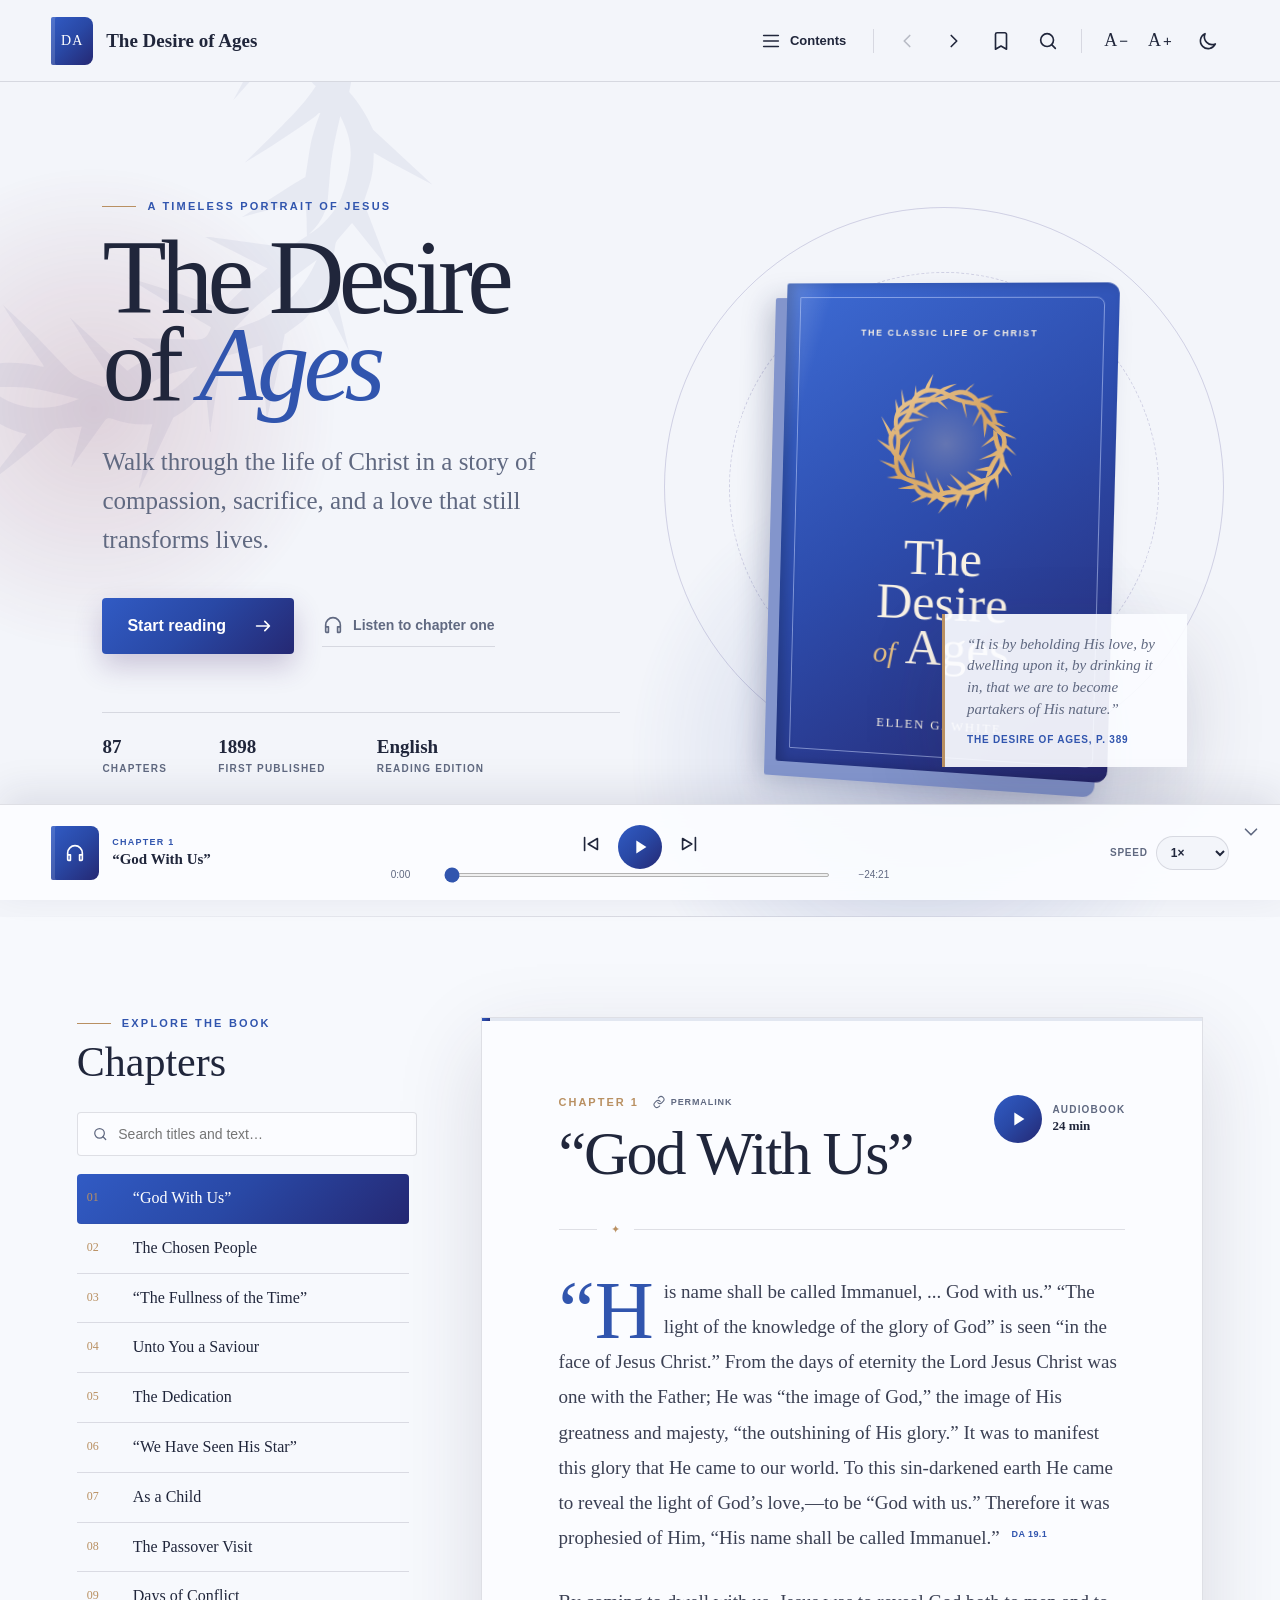
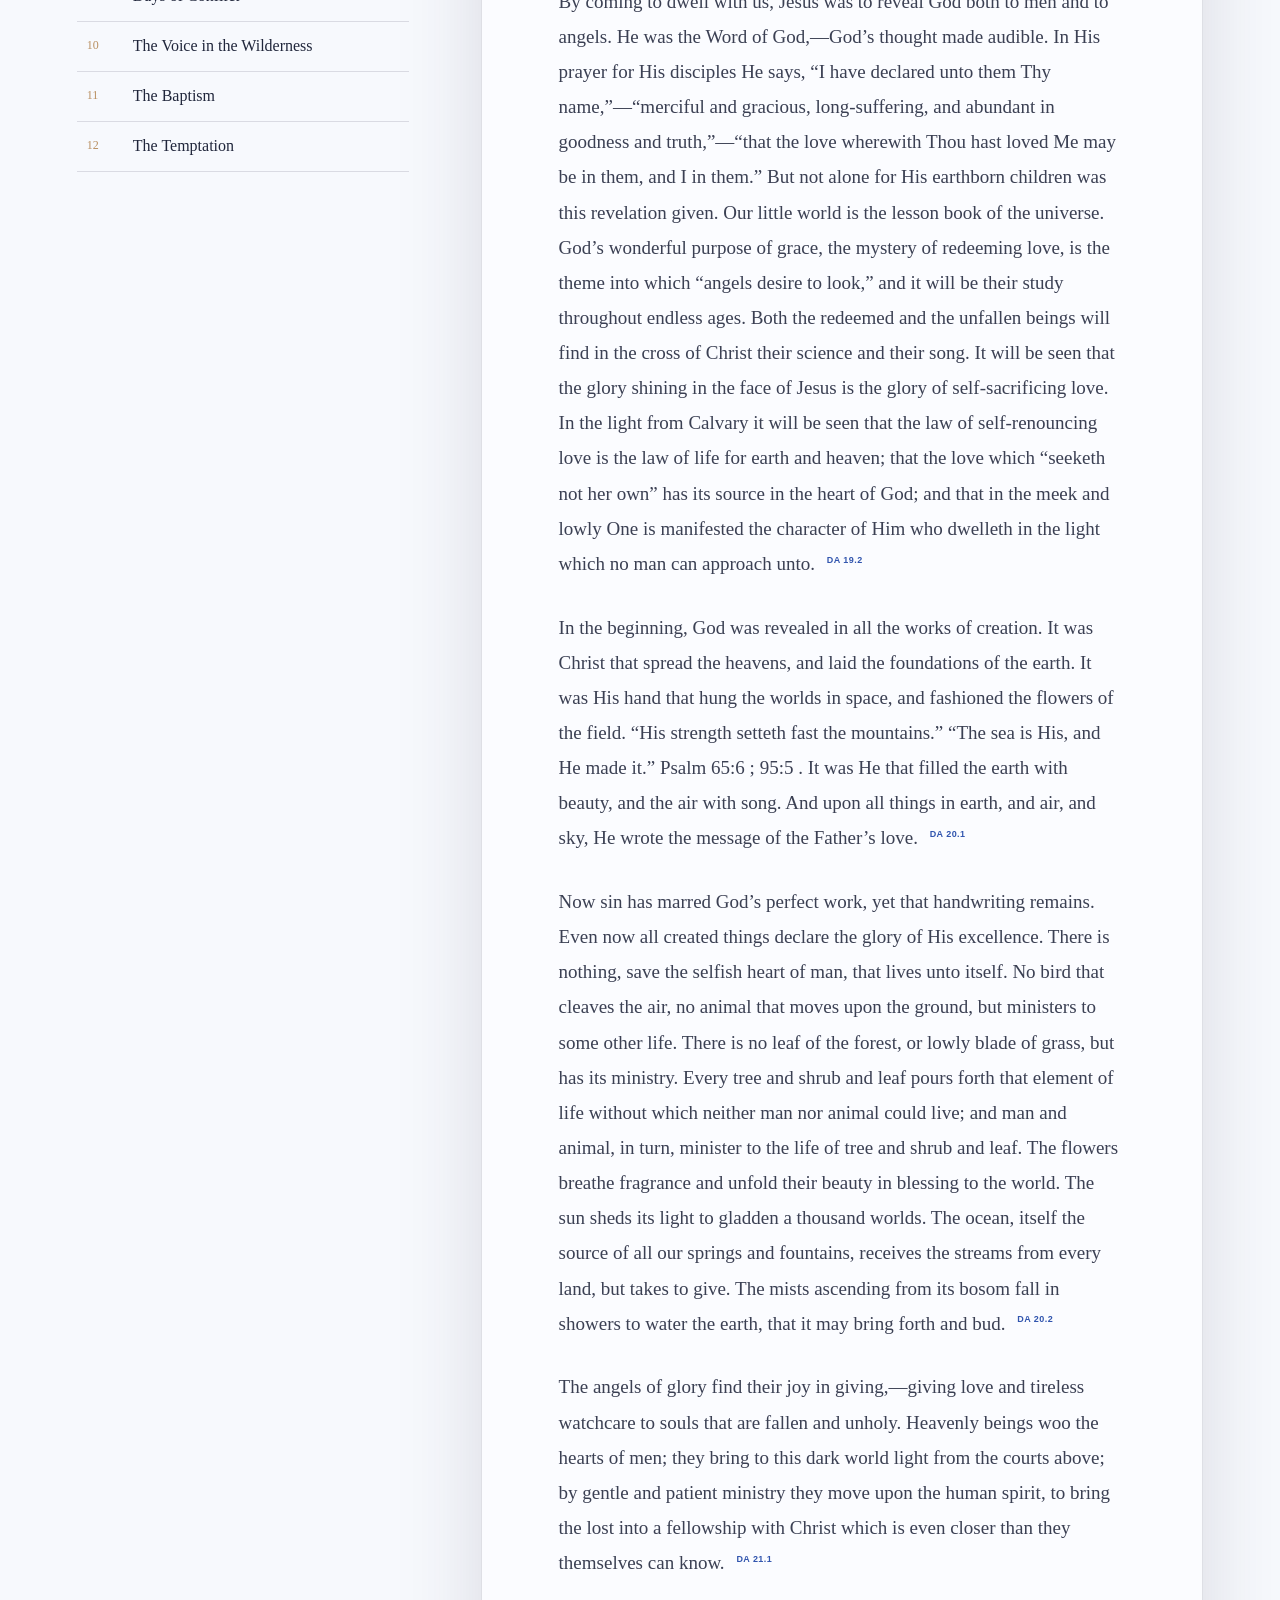
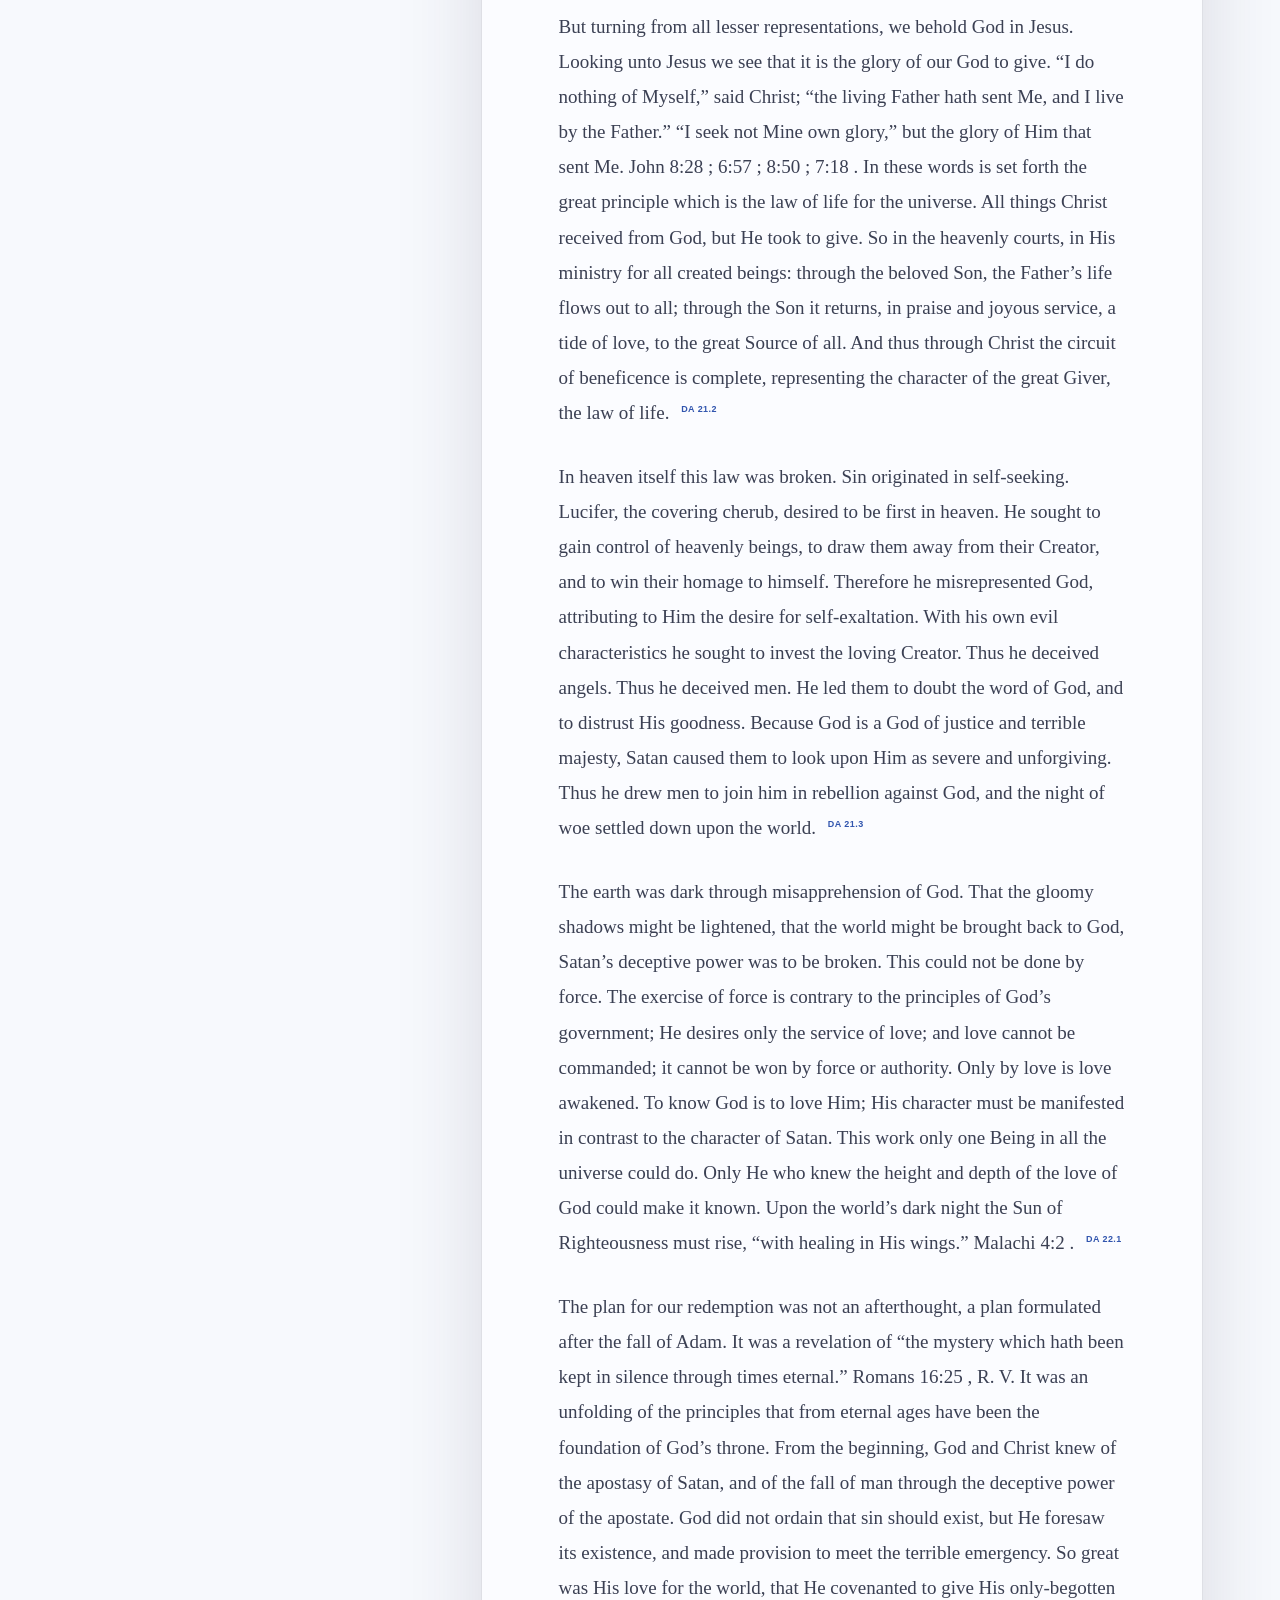
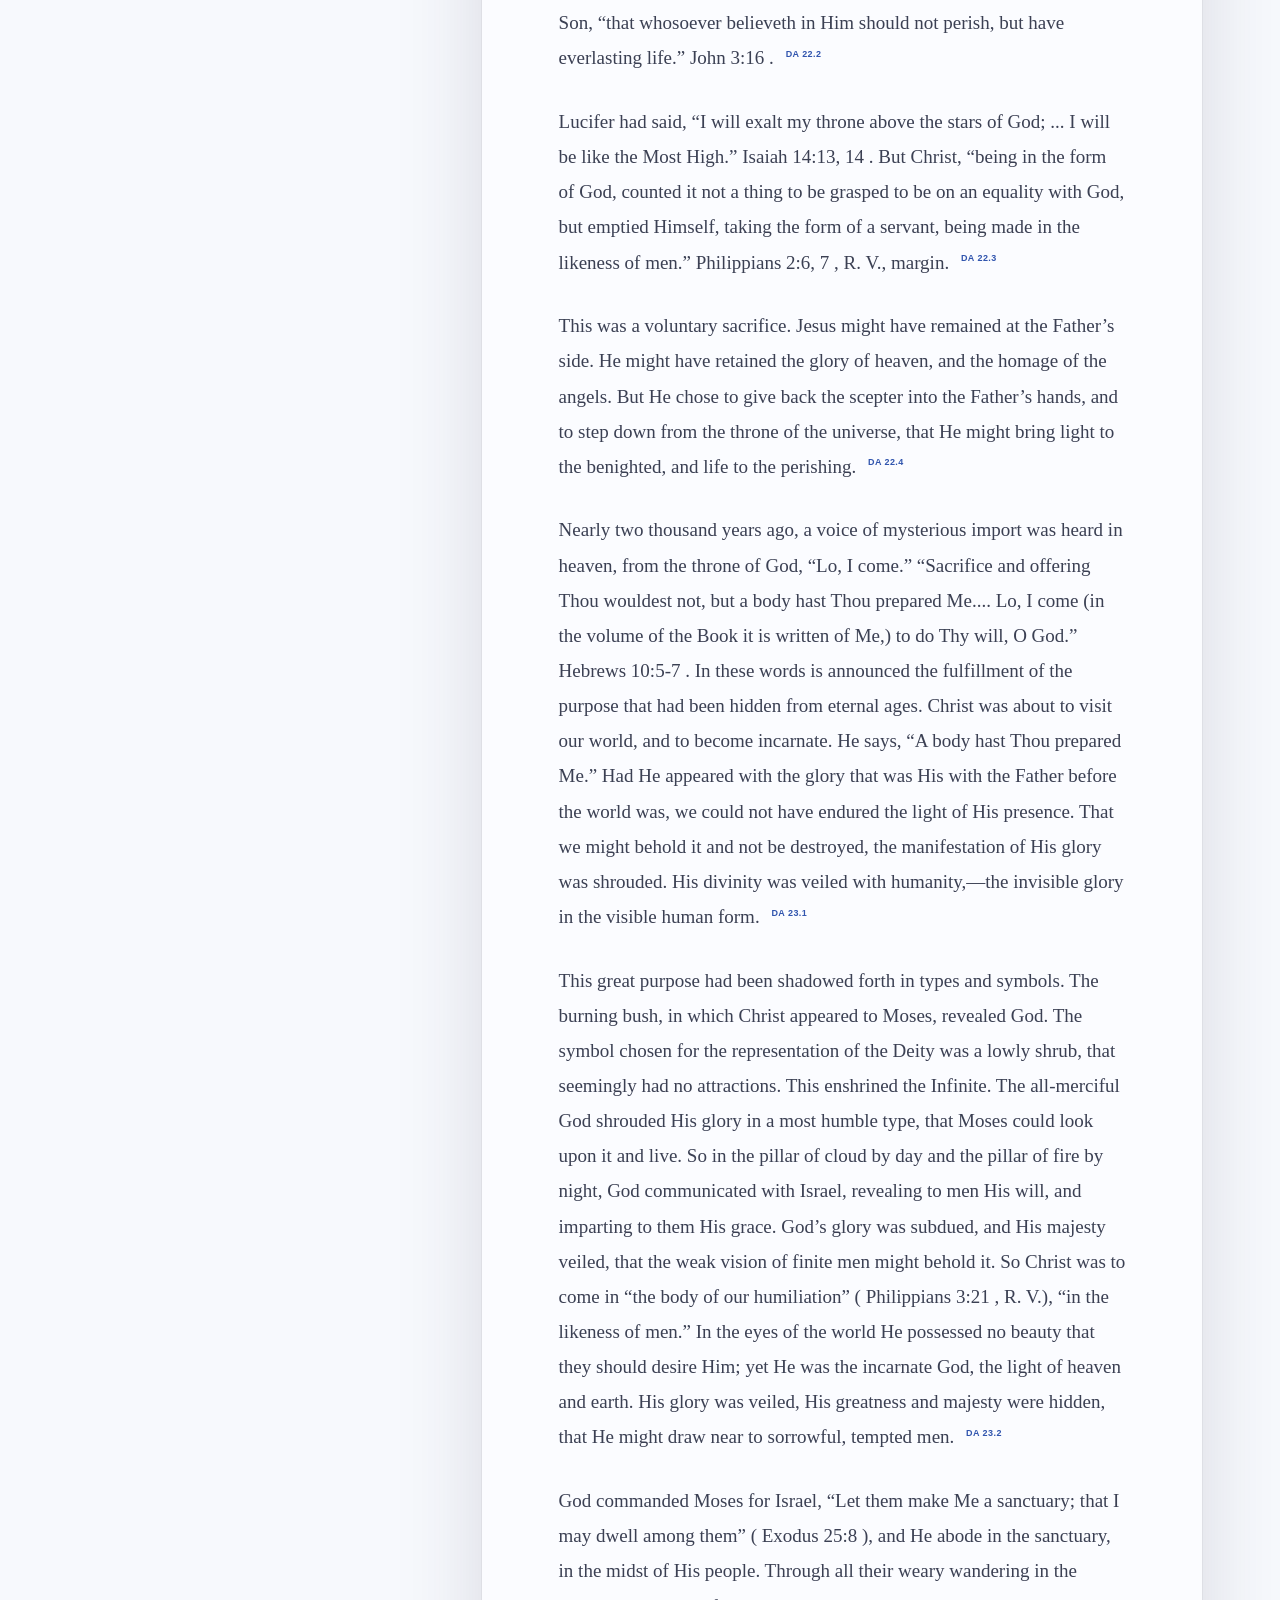
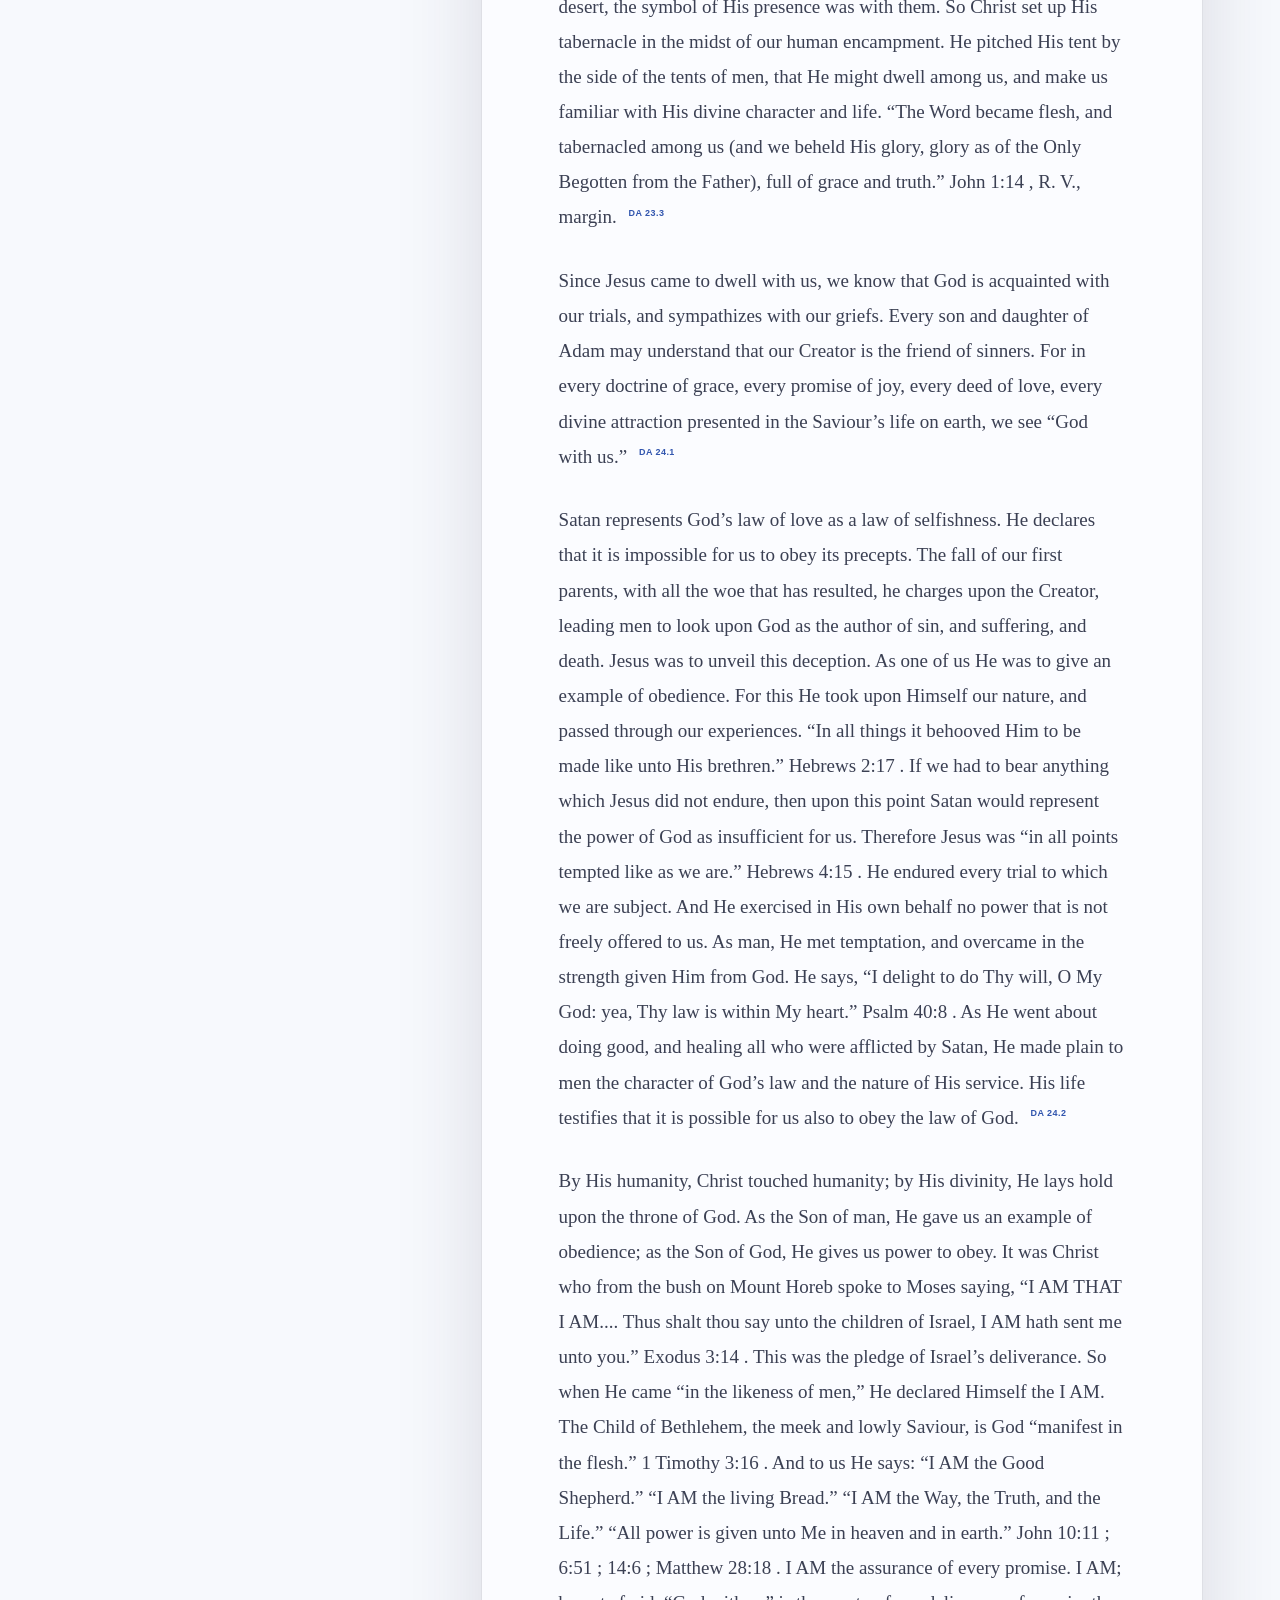
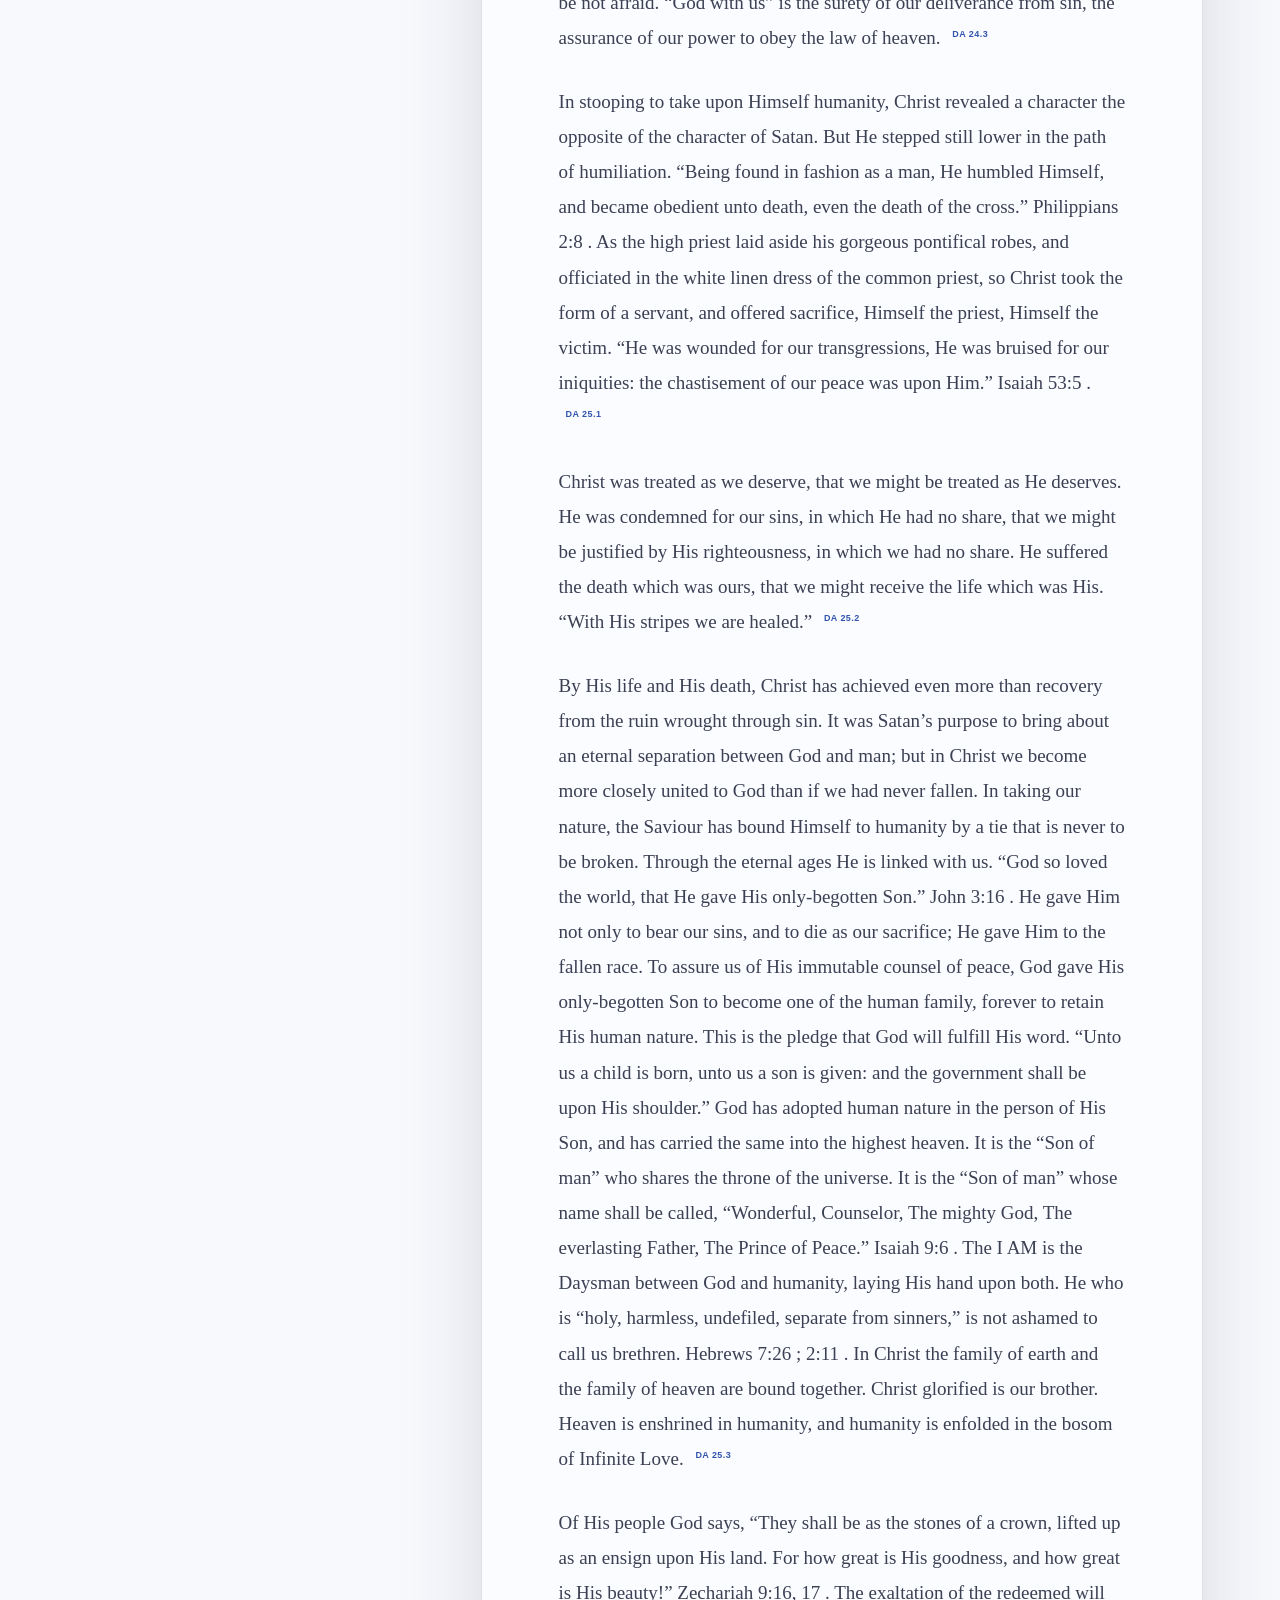
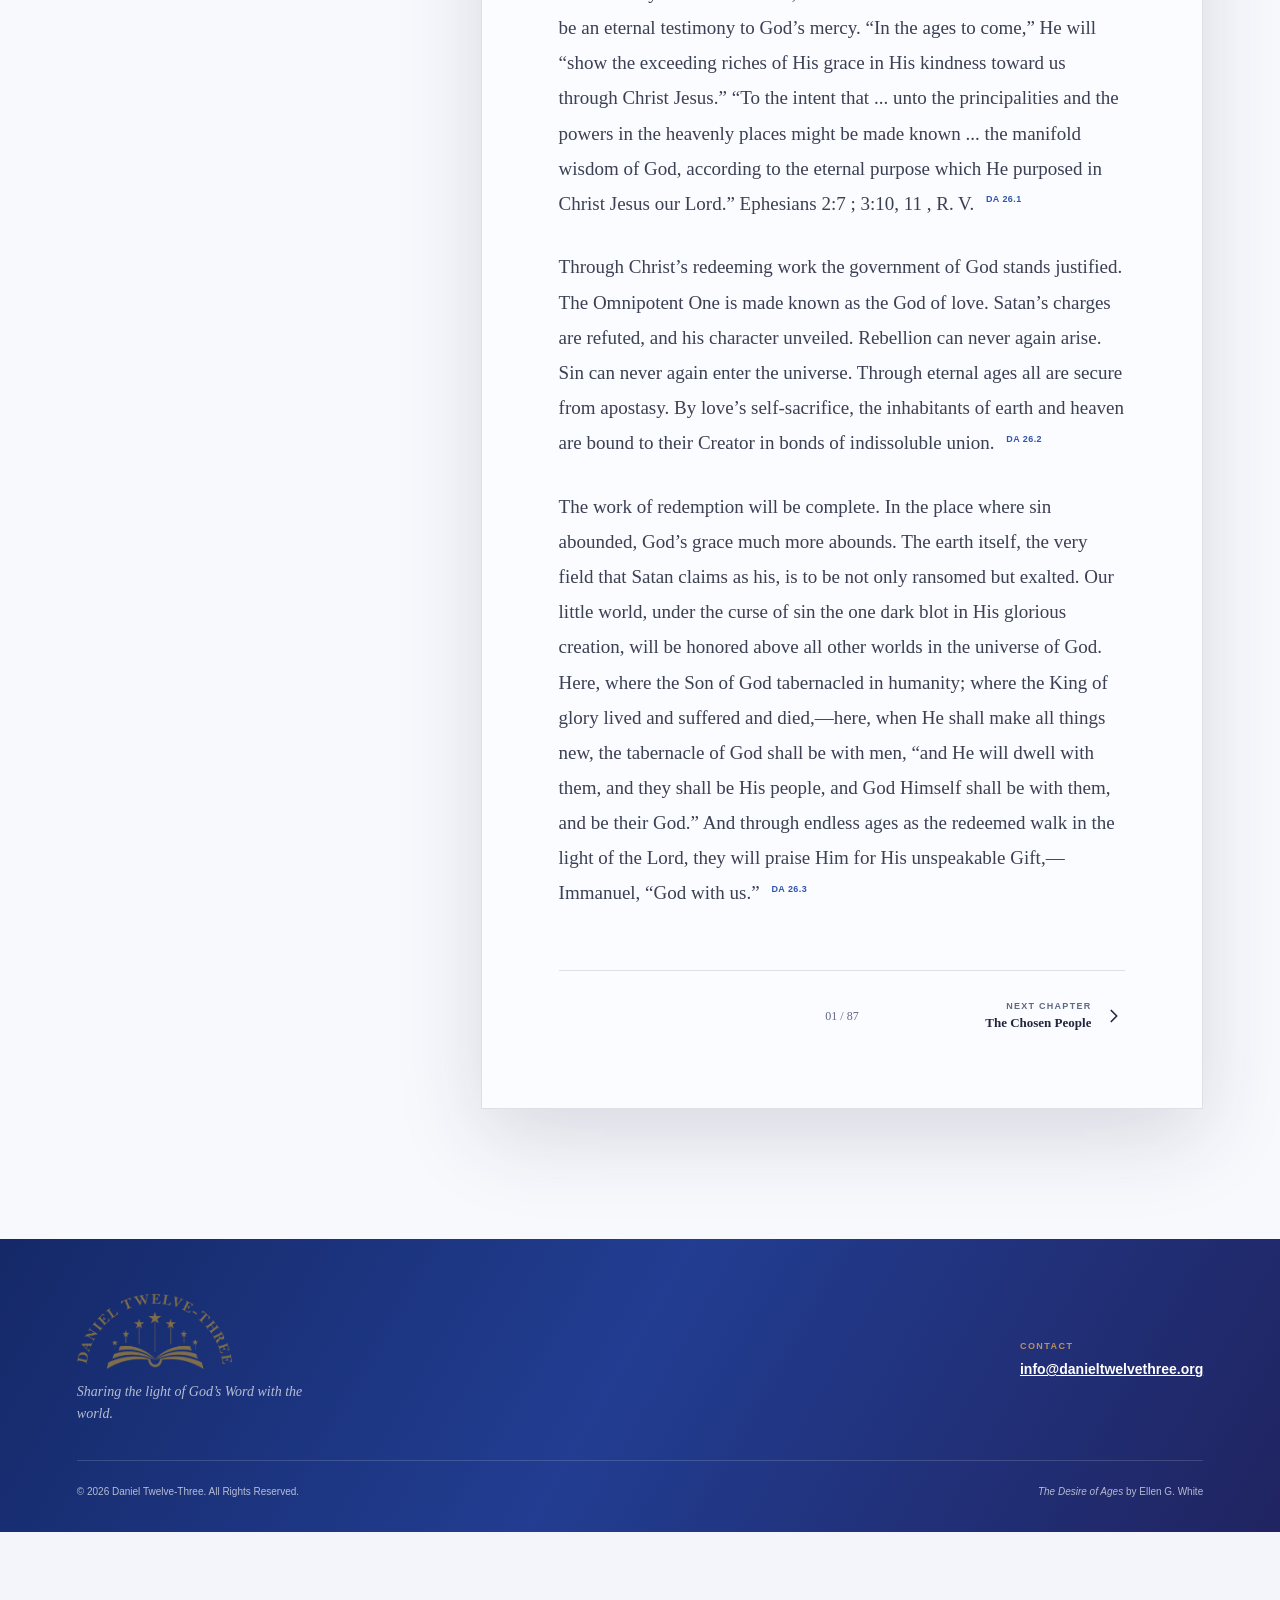
<file: template/index.html>
<!doctype html>
<html lang="en">
  <head>
    <meta charset="UTF-8" />
    <meta name="viewport" content="width=device-width, initial-scale=1.0" />
    <meta
      name="description"
      content="Read and explore The Desire of Ages by Ellen G. White in a calm, focused digital reading experience."
    />
    <meta name="theme-color" content="#f5efe5" />
    <title>The Desire of Ages | Ellen G. White</title>
    <link id="canonicalLink" rel="canonical" href="https://apopovski.github.io/desire-of-ages/" />
    <link rel="sitemap" type="application/xml" href="sitemap.xml" />
    <link rel="stylesheet" href="styles.css" />
  </head>
  <body>
    <svg class="icon-sprite" aria-hidden="true">
      <symbol id="icon-menu" viewBox="0 0 24 24">
        <path d="M4 6h16M4 12h16M4 18h16" />
      </symbol>
      <symbol id="icon-chevron-left" viewBox="0 0 24 24">
        <path d="m15 18-6-6 6-6" />
      </symbol>
      <symbol id="icon-chevron-right" viewBox="0 0 24 24">
        <path d="m9 18 6-6-6-6" />
      </symbol>
      <symbol id="icon-chevron-down" viewBox="0 0 24 24">
        <path d="m6 9 6 6 6-6" />
      </symbol>
      <symbol id="icon-chevron-up" viewBox="0 0 24 24">
        <path d="m6 15 6-6 6 6" />
      </symbol>
      <symbol id="icon-bookmark" viewBox="0 0 24 24">
        <path d="M6 4.75A1.75 1.75 0 0 1 7.75 3h8.5A1.75 1.75 0 0 1 18 4.75V21l-6-3.5L6 21V4.75Z" />
      </symbol>
      <symbol id="icon-search" viewBox="0 0 24 24">
        <circle cx="11" cy="11" r="7" />
        <path d="m16 16 4 4" />
      </symbol>
      <symbol id="icon-moon" viewBox="0 0 24 24">
        <path d="M20 15.2A8.5 8.5 0 0 1 8.8 4a8.5 8.5 0 1 0 11.2 11.2Z" />
      </symbol>
      <symbol id="icon-sun" viewBox="0 0 24 24">
        <circle cx="12" cy="12" r="4" />
        <path d="M12 2v2M12 20v2M4.93 4.93l1.42 1.42M17.65 17.65l1.42 1.42M2 12h2M20 12h2M4.93 19.07l1.42-1.42M17.65 6.35l1.42-1.42" />
      </symbol>
      <symbol id="icon-play" viewBox="0 0 24 24">
        <path class="fill" d="m8 5 11 7-11 7V5Z" />
      </symbol>
      <symbol id="icon-pause" viewBox="0 0 24 24">
        <path d="M9 5v14M15 5v14" />
      </symbol>
      <symbol id="icon-close" viewBox="0 0 24 24">
        <path d="m6 6 12 12M18 6 6 18" />
      </symbol>
      <symbol id="icon-arrow" viewBox="0 0 24 24">
        <path d="M5 12h14M14 7l5 5-5 5" />
      </symbol>
      <symbol id="icon-headphones" viewBox="0 0 24 24">
        <path d="M4 14v-2a8 8 0 0 1 16 0v2M4 14h3v6H5a1 1 0 0 1-1-1v-5ZM20 14h-3v6h2a1 1 0 0 0 1-1v-5Z" />
      </symbol>
      <symbol id="icon-skip-back" viewBox="0 0 24 24">
        <path d="M5 5v14M19 6l-10 6 10 6V6Z" />
      </symbol>
      <symbol id="icon-skip-forward" viewBox="0 0 24 24">
        <path d="M19 5v14M5 6l10 6-10 6V6Z" />
      </symbol>
      <symbol id="icon-share" viewBox="0 0 24 24">
        <circle cx="18" cy="5" r="2.5" />
        <circle cx="6" cy="12" r="2.5" />
        <circle cx="18" cy="19" r="2.5" />
        <path d="m8.2 10.8 7.6-4.5M8.2 13.2l7.6 4.5" />
      </symbol>
      <symbol id="icon-link" viewBox="0 0 24 24">
        <path d="M10 13a5 5 0 0 0 7.07.07l2-2A5 5 0 0 0 12 4l-1.15 1.15M14 11a5 5 0 0 0-7.07-.07l-2 2A5 5 0 0 0 12 20l1.15-1.15" />
      </symbol>
    </svg>

    <header class="topbar">
      <button class="brand" id="homeButton" type="button" aria-label="Open book home">
        <span class="brand-mark" aria-hidden="true">DA</span>
        <span>
          <strong>The Desire of Ages</strong>
        </span>
      </button>

      <nav class="reader-tools" aria-label="Reader controls">
        <button class="tool-button contents-trigger" id="contentsButton" type="button">
          <svg><use href="#icon-menu"></use></svg>
          <span>Contents</span>
        </button>
        <span class="tool-divider" aria-hidden="true"></span>
        <button class="tool-button icon-only" id="previousButton" type="button" aria-label="Previous chapter">
          <svg><use href="#icon-chevron-left"></use></svg>
        </button>
        <button class="tool-button icon-only" id="nextButton" type="button" aria-label="Next chapter">
          <svg><use href="#icon-chevron-right"></use></svg>
        </button>
        <button class="tool-button icon-only" id="bookmarkButton" type="button" aria-label="Bookmark chapter">
          <svg><use href="#icon-bookmark"></use></svg>
        </button>
        <button class="tool-button icon-only" id="searchButton" type="button" aria-label="Search the book">
          <svg><use href="#icon-search"></use></svg>
        </button>
        <span class="tool-divider hide-mobile" aria-hidden="true"></span>
        <div class="font-tools hide-mobile" aria-label="Text size">
          <button id="decreaseFont" type="button" aria-label="Decrease text size">A<small>−</small></button>
          <button id="increaseFont" type="button" aria-label="Increase text size">A<small>+</small></button>
        </div>
        <button class="tool-button icon-only" id="themeButton" type="button" aria-label="Use dark theme">
          <svg class="moon-icon"><use href="#icon-moon"></use></svg>
          <svg class="sun-icon"><use href="#icon-sun"></use></svg>
        </button>
      </nav>
    </header>

    <main>
      <section class="hero" id="home">
        <div class="hero-glow glow-one"></div>
        <div class="hero-glow glow-two"></div>
        <div class="hero-copy">
          <p class="eyebrow"><span></span>A timeless portrait of Jesus</p>
          <h1>The Desire<br />of <em>Ages</em></h1>
          <p class="hero-description">
            Walk through the life of Christ in a story of compassion, sacrifice, and a love that still transforms lives.
          </p>
          <div class="hero-actions">
            <button class="primary-button" id="startReadingButton" type="button">
              Start reading
              <svg><use href="#icon-arrow"></use></svg>
            </button>
            <button class="text-button" id="listenButton" type="button">
              <svg><use href="#icon-headphones"></use></svg>
              Listen to chapter one
            </button>
          </div>
          <div class="book-meta">
            <div><strong>87</strong><span>Chapters</span></div>
            <div><strong>1898</strong><span>First published</span></div>
            <div><strong>English</strong><span>Reading edition</span></div>
          </div>
        </div>

        <div class="hero-art" aria-label="Decorative book cover for The Desire of Ages">
          <div class="orbit orbit-one"></div>
          <div class="orbit orbit-two"></div>
          <div class="cover-shadow"></div>
          <div class="book-cover">
            <span class="cover-kicker">The classic life of Christ</span>
            <div class="cover-emblem" aria-hidden="true">
              <span class="crown-of-thorns"></span>
            </div>
            <div class="cover-title">The<br />Desire<br /><i>of</i> Ages</div>
            <span class="cover-author">Ellen G. White</span>
          </div>
          <blockquote>
            “It is by beholding His love, by dwelling upon it, by drinking it in, that we are to become partakers of His nature.”
            <cite>The Desire of Ages, p. 389</cite>
          </blockquote>
        </div>
      </section>

      <section class="reading-section" id="reader">
        <aside class="chapter-rail" id="chapterRail" aria-label="Book chapters">
          <div class="rail-header">
            <div>
              <p class="eyebrow"><span></span>Explore the book</p>
              <h2>Chapters</h2>
            </div>
            <button class="rail-close" id="closeRailButton" type="button" aria-label="Close contents">
              <svg><use href="#icon-close"></use></svg>
            </button>
          </div>
          <label class="chapter-search">
            <svg><use href="#icon-search"></use></svg>
            <input id="chapterSearch" type="search" placeholder="Search titles and text…" autocomplete="off" />
          </label>
          <div class="chapter-list" id="chapterList"></div>
        </aside>

        <article class="reader-card" id="readerCard">
          <div class="reader-progress" aria-hidden="true"><span id="progressBar"></span></div>
          <div class="reader-heading">
            <div>
              <div class="chapter-label">
                <p class="chapter-number" id="chapterNumber">Chapter 1</p>
                <a class="chapter-permalink" id="chapterPermalink" href="?chapter=1" aria-label="Permalink to chapter 1">
                  <svg><use href="#icon-link"></use></svg>
                  <span>Permalink</span>
                </a>
              </div>
              <h2 id="chapterTitle">“God With Us”</h2>
            </div>
            <button class="listen-control" id="readerListenButton" type="button">
              <span class="listen-icon">
                <svg class="play-icon"><use href="#icon-play"></use></svg>
                <svg class="pause-icon"><use href="#icon-pause"></use></svg>
              </span>
              <span><small>Audiobook</small><strong id="readerAudioDuration">24 min</strong></span>
            </button>
          </div>

          <div class="chapter-rule"><span>✦</span></div>
          <div class="chapter-body" id="chapterBody"></div>

          <div class="chapter-footer">
            <button id="previousChapterFooter" type="button">
              <svg><use href="#icon-chevron-left"></use></svg>
              <span><small>Previous</small><strong id="previousTitle">Book introduction</strong></span>
            </button>
            <span class="chapter-count" id="chapterCount">01 / 87</span>
            <button id="nextChapterFooter" type="button">
              <span><small>Next chapter</small><strong id="nextTitle">The Chosen People</strong></span>
              <svg><use href="#icon-chevron-right"></use></svg>
            </button>
          </div>
        </article>
      </section>
    </main>

    <div class="overlay" id="overlay"></div>
    <button class="selection-share" id="selectionShare" type="button">
      <svg><use href="#icon-share"></use></svg>
      Share quote
    </button>
    <div class="share-dialog-backdrop" id="shareBackdrop">
      <section class="share-dialog" role="dialog" aria-modal="true" aria-labelledby="shareDialogTitle">
        <div class="share-dialog-heading">
          <div>
            <p class="chapter-number">Share this passage</p>
            <h2 id="shareDialogTitle">A thought worth sharing</h2>
          </div>
          <button id="closeShareButton" type="button" aria-label="Close share options">
            <svg><use href="#icon-close"></use></svg>
          </button>
        </div>
        <blockquote>
          <span id="shareQuote"></span>
          <cite id="shareCitation"></cite>
        </blockquote>
        <div class="share-options">
          <button id="nativeShareButton" type="button">Share…</button>
          <a id="shareX" target="_blank" rel="noopener noreferrer">X</a>
          <a id="shareFacebook" target="_blank" rel="noopener noreferrer">Facebook</a>
          <a id="shareWhatsApp" target="_blank" rel="noopener noreferrer">WhatsApp</a>
          <button id="copyShareLink" type="button">Copy quote &amp; link</button>
        </div>
      </section>
    </div>
    <section class="audio-player" id="audioPlayer" aria-label="The Desire of Ages audiobook">
      <audio id="chapterAudio" preload="metadata"></audio>
      <button class="audio-minimize" id="audioMinimize" type="button" aria-label="Minimize audiobook player">
        <svg><use href="#icon-chevron-down"></use></svg>
      </button>
      <div class="audio-track-info">
        <span class="audio-art" aria-hidden="true">
          <svg><use href="#icon-headphones"></use></svg>
        </span>
        <span>
          <small id="audioChapterNumber">Chapter 1</small>
          <strong id="audioChapterTitle">“God With Us”</strong>
        </span>
      </div>
      <div class="audio-main">
        <div class="audio-controls">
          <button id="audioPrevious" type="button" aria-label="Previous audiobook chapter">
            <svg><use href="#icon-skip-back"></use></svg>
          </button>
          <button class="audio-play" id="audioPlay" type="button" aria-label="Play audiobook">
            <svg class="play-icon"><use href="#icon-play"></use></svg>
            <svg class="pause-icon"><use href="#icon-pause"></use></svg>
          </button>
          <button id="audioNext" type="button" aria-label="Next audiobook chapter">
            <svg><use href="#icon-skip-forward"></use></svg>
          </button>
        </div>
        <div class="audio-timeline">
          <span id="audioElapsed">0:00</span>
          <input id="audioSeek" type="range" min="0" max="1000" value="0" aria-label="Audiobook position" />
          <span id="audioRemaining">−0:00</span>
        </div>
      </div>
      <label class="audio-speed">
        <span>Speed</span>
        <select id="audioSpeed" aria-label="Audiobook playback speed">
          <option value="0.75">0.75×</option>
          <option value="1" selected>1×</option>
          <option value="1.25">1.25×</option>
          <option value="1.5">1.5×</option>
          <option value="2">2×</option>
        </select>
      </label>
    </section>
    <button class="audio-restore" id="audioRestore" type="button" aria-label="Show audiobook player">
      <span class="audio-restore-icon">
        <svg><use href="#icon-headphones"></use></svg>
      </span>
      <span>
        <small>Audiobook</small>
        <strong id="audioRestoreTitle">“God With Us”</strong>
      </span>
      <svg class="audio-restore-chevron"><use href="#icon-chevron-up"></use></svg>
    </button>
    <div class="toast" id="toast" role="status" aria-live="polite"></div>

    <footer class="site-footer">
      <div class="footer-brand">
        <a href="https://danieltwelvethree.org/" target="_blank" rel="noopener noreferrer" aria-label="Visit Daniel Twelve-Three">
          <img src="logo/DTT-4%20Gold.png" alt="Daniel Twelve-Three" />
        </a>
        <p>Sharing the light of God’s Word with the world.</p>
      </div>
      <div class="footer-details">
        <div class="footer-contact">
          <span>Contact</span>
          <a href="mailto:info@danieltwelvethree.org">info@danieltwelvethree.org</a>
        </div>
      </div>
      <div class="footer-bottom">
        <p>© 2026 Daniel Twelve-Three. All Rights Reserved.</p>
        <p><em>The Desire of Ages</em> by Ellen G. White</p>
      </div>
    </footer>

    <script src="book-data.js"></script>
    <script src="audio-data.js"></script>
    <script src="app.js"></script>
  </body>
</html>
</file>
<file: styles.css>
:root {
  color-scheme: light;
  --paper: #f7f4ee;
  --paper-deep: #f0ece4;
  --ink: #292d29;
  --muted: #85867e;
  --line: #e7e2d8;
  --accent: #557260;
  --accent-dark: #3e5948;
  --gold: #b28d5d;
  --serif: "Playfair Display", Georgia, serif;
  --sans: "DM Sans", Arial, sans-serif;
}

* { box-sizing: border-box; }
html { scroll-behavior: smooth; }
body { margin: 0; background: var(--paper); color: var(--ink); font-family: var(--sans); -webkit-font-smoothing: antialiased; }
button, input { font: inherit; }
button { color: inherit; }

.topbar { height: 72px; padding: 0 4.1vw; display: grid; grid-template-columns: 1fr 1fr 1fr; align-items: center; background: rgba(250,248,244,.94); border-bottom: 1px solid var(--line); position: sticky; top: 0; z-index: 10; backdrop-filter: blur(14px); }
.brand { display: flex; align-items: center; gap: 11px; text-decoration: none; color: var(--ink); width: max-content; }
.brand-mark { width: 32px; height: 32px; display: grid; place-items: center; border-radius: 50%; background: var(--accent); color: #f8f5ee; font: 600 10px var(--serif); letter-spacing: -.03em; }
.brand-name { font-size: 12px; font-weight: 600; letter-spacing: .04em; }
.topbar-center { justify-self: center; text-align: center; }
.book-picker { border: 0; padding: 7px 14px; background: transparent; cursor: pointer; display: flex; flex-direction: column; gap: 2px; }
.book-picker-title { font-family: var(--serif); font-size: 14px; font-weight: 600; }
.book-picker-author { color: var(--muted); font-size: 10px; letter-spacing: .02em; }
.toolbar { display: flex; justify-content: flex-end; align-items: center; gap: 8px; }
.icon-button, .text-button { border: 0; background: transparent; color: #696e67; display: grid; place-items: center; height: 34px; min-width: 34px; border-radius: 7px; cursor: pointer; font-size: 18px; transition: background .2s, color .2s; }
.icon-button:hover, .text-button:hover, .reading-toolbar button:hover { background: var(--paper-deep); color: var(--accent-dark); }
.text-button { font-size: 12px; font-weight: 600; }
.toolbar-divider { height: 18px; width: 1px; background: var(--line); margin: 0 5px; }
.mobile-contents { display: none; }
.reading-progress { position: sticky; top: 72px; z-index: 9; height: 2px; background: transparent; }
.reading-progress span { display: block; height: 100%; width: 0; background: var(--gold); transition: width .1s linear; }
.reader-layout { max-width: 1600px; min-height: calc(100vh - 74px); margin: 0 auto; display: grid; grid-template-columns: 285px minmax(0, 1fr); }

.contents-panel { border-right: 1px solid var(--line); min-height: calc(100vh - 74px); padding: 45px 24px 28px 4.1vw; display: flex; flex-direction: column; position: sticky; top: 74px; height: calc(100vh - 74px); overflow: auto; }
.contents-heading { display: flex; align-items: flex-start; justify-content: space-between; }
.eyebrow { font-size: 9px; font-weight: 700; letter-spacing: .16em; color: var(--accent); margin: 0 0 9px; }
.contents-heading h2, .search-heading h2 { font: 600 24px var(--serif); margin: 0; letter-spacing: -.03em; }
.close-contents { display: none; }
.contents-progress { margin: 30px 0 17px; }
.progress-copy { display: flex; justify-content: space-between; gap: 8px; color: var(--muted); font-size: 9px; }
.progress-copy span:last-child { color: var(--accent); }
.mini-progress { margin-top: 9px; height: 2px; background: #e5e0d6; border-radius: 2px; }
.mini-progress span { display: block; width: 12.5%; height: 100%; background: var(--accent); transition: width .25s; }
.chapter-list { list-style: none; margin: 0; padding: 0; }
.chapter-list li { margin: 2px 0; }
.chapter-link { width: 100%; text-align: left; border: 0; display: grid; grid-template-columns: 26px 1fr; align-items: baseline; gap: 6px; background: transparent; padding: 10px 8px; border-radius: 5px; cursor: pointer; color: #777971; }
.chapter-link:hover { background: #efede6; color: var(--ink); }
.chapter-link.active { background: #e9eee8; color: var(--accent-dark); }
.chapter-link-number { font-size: 9px; color: #a6a59c; font-variant-numeric: tabular-nums; }
.chapter-link.active .chapter-link-number { color: var(--accent); }
.chapter-link-title { font: 500 12px/1.4 var(--serif); }
.contents-note { display: flex; gap: 10px; margin-top: auto; padding: 15px 10px 0 4px; color: #898a81; font-size: 10px; line-height: 1.6; }
.contents-note p { margin: 0; }
.note-icon { color: var(--gold); }

.reading-area { min-width: 0; padding: 0 7.4vw; }
.reading-toolbar { height: 70px; display: flex; align-items: center; justify-content: space-between; max-width: 810px; margin: 0 auto; color: var(--muted); }
.reading-toolbar button { background: transparent; border: 0; cursor: pointer; color: #777a73; border-radius: 5px; }
.contents-toggle { font-size: 10px; padding: 8px 10px; }
.contents-toggle span { font-size: 17px; vertical-align: -2px; margin-right: 6px; }
.chapter-nav { display: flex; align-items: center; gap: 13px; }
.chapter-nav button { width: 27px; height: 27px; font-size: 17px; }
.chapter-nav button:disabled, .bottom-nav-button:disabled { opacity: .3; cursor: default; }
.chapter-nav span { font-size: 9px; letter-spacing: .12em; color: #a09f97; font-variant-numeric: tabular-nums; }
.share-button { font-size: 17px; width: 32px; height: 32px; }
.book-page { --copy-size: 17px; max-width: 680px; margin: 65px auto 0; }
.chapter-meta { display: flex; align-items: center; gap: 10px; color: #99968b; font-size: 9px; letter-spacing: .13em; font-weight: 600; }
.chapter-kicker { color: var(--accent); }
.meta-dot { color: var(--gold); font-size: 15px; }
.book-page h1 { font: 600 clamp(38px, 5vw, 58px)/1.13 var(--serif); letter-spacing: -.045em; margin: 22px 0 15px; max-width: 610px; }
.chapter-deck { color: #777970; font: 400 16px/1.75 var(--serif); max-width: 560px; margin: 0; }
.ornament { margin: 33px 0 31px; display: flex; align-items: center; gap: 12px; width: 58px; color: var(--gold); }
.ornament span { width: 18px; height: 1px; background: #c5ae88; }
.ornament i { font-size: 12px; font-style: normal; }
.chapter-copy { font: 400 var(--copy-size)/1.95 var(--serif); color: #454840; transition: font-size .15s; }
.chapter-copy p { margin: 0 0 22px; }
.chapter-copy p:first-child:first-letter { float: left; font-size: 3.7em; line-height: .83; padding: 8px 9px 0 0; color: var(--accent); }
.editorial-note { display: flex; gap: 11px; margin-top: 36px; padding: 14px 16px; border: 1px solid #e7e1d5; border-radius: 5px; color: #7e7d74; font-size: 10px; line-height: 1.65; }
.editorial-note > span { color: var(--gold); font-size: 14px; }
.editorial-note p { margin: 0; }
.editorial-note strong { color: #595c53; font-weight: 600; margin-right: 3px; }
.chapter-end { text-align: center; margin: 40px 0 34px; font-size: 16px; color: #baa278; }
.bottom-navigation { border-top: 1px solid var(--line); padding-top: 21px; display: flex; justify-content: space-between; gap: 20px; }
.bottom-nav-button { border: 0; padding: 0; background: transparent; text-align: left; cursor: pointer; display: flex; flex-direction: column; gap: 7px; color: var(--muted); }
.bottom-nav-button span { font-size: 9px; letter-spacing: .04em; }
.bottom-nav-button strong { font: 500 13px var(--serif); color: var(--ink); }
.next-bottom { text-align: right; align-items: flex-end; }
.page-footer { max-width: 810px; margin: 70px auto 0; padding: 18px 0 23px; border-top: 1px solid var(--line); display: flex; justify-content: space-between; color: #a09f96; font-size: 9px; letter-spacing: .02em; }
.page-footer i { color: var(--gold); font-style: normal; padding: 0 5px; }

.overlay { position: fixed; inset: 0; z-index: 20; display: grid; place-items: start center; padding: 15vh 20px 20px; background: rgba(35,38,34,.42); backdrop-filter: blur(3px); }
.overlay[hidden] { display: none; }
.search-dialog { width: min(540px, 100%); background: var(--paper); border: 1px solid var(--line); border-radius: 9px; padding: 25px; box-shadow: 0 24px 80px #20251e30; }
.search-heading { display: flex; align-items: flex-start; justify-content: space-between; margin-bottom: 23px; }
.search-heading h2 { font-size: 23px; }
.search-heading button { border: 0; background: transparent; font-size: 24px; color: var(--muted); cursor: pointer; }
.search-input-wrap { height: 46px; border: 1px solid #dcd8cf; border-radius: 5px; display: flex; align-items: center; gap: 10px; padding: 0 12px; color: var(--muted); }
.search-input-wrap input { border: 0; outline: 0; background: transparent; flex: 1; min-width: 0; color: var(--ink); font-size: 12px; }
.search-input-wrap kbd { font: 9px var(--sans); padding: 3px 5px; border: 1px solid var(--line); border-radius: 3px; color: #96958c; }
.search-results { max-height: 300px; overflow: auto; padding-top: 12px; }
.search-hint { color: var(--muted); font-size: 11px; }
.search-result { width: 100%; text-align: left; border: 0; border-bottom: 1px solid var(--line); background: transparent; padding: 12px 5px; cursor: pointer; }
.search-result:hover { background: var(--paper-deep); }
.search-result strong { display: block; font: 500 14px var(--serif); }
.search-result span { display: block; color: var(--muted); font-size: 10px; margin-top: 5px; line-height: 1.5; }
.toast { position: fixed; z-index: 30; bottom: 24px; left: 50%; transform: translate(-50%, 12px); opacity: 0; pointer-events: none; padding: 11px 17px; border-radius: 5px; background: #343b34; color: #fff; font-size: 11px; box-shadow: 0 6px 24px #161c1640; transition: opacity .2s, transform .2s; white-space: nowrap; }
.toast.show { opacity: 1; transform: translate(-50%, 0); }

body.dark {
  color-scheme: dark; --paper: #20231f; --paper-deep: #2b302a; --ink: #e8e5dc; --muted: #9a9d93; --line: #383d36; --accent: #a7bea9; --accent-dark: #c2d1c1; --gold: #c3a16e;
}
body.dark .topbar { background: rgba(32,35,31,.94); }
body.dark .chapter-link.active { background: #303b32; }
body.dark .chapter-link:hover { background: #2b302a; }
body.dark .chapter-copy { color: #d2d0c7; }
body.dark .chapter-deck { color: #b6b6ac; }
body.dark .editorial-note { border-color: var(--line); }
body.dark .editorial-note strong { color: #d9d7ce; }
body.dark .mini-progress { background: #393e37; }
body.dark .search-input-wrap { border-color: var(--line); }

@media (min-width: 1500px) {
  .reader-layout { grid-template-columns: 310px minmax(0, 1fr); }
  .reading-area { padding-left: 9vw; padding-right: 9vw; }
}
@media (max-width: 900px) {
  .topbar { padding: 0 22px; }
  .reader-layout { grid-template-columns: 235px minmax(0,1fr); }
  .contents-panel { padding-left: 20px; padding-right: 17px; }
  .reading-area { padding: 0 5vw; }
}
@media (max-width: 680px) {
  .topbar { height: 62px; grid-template-columns: 1fr auto 1fr; padding: 0 15px; }
  .brand { gap: 8px; }
  .brand-name { font-size: 10px; }
  .brand-mark { width: 29px; height: 29px; }
  .book-picker { padding: 6px 4px; }
  .book-picker-title { font-size: 12px; }
  .book-picker-author { font-size: 9px; }
  .toolbar { gap: 1px; }
  .toolbar .icon-button, .toolbar .text-button { min-width: 29px; height: 31px; }
  .toolbar-divider { margin: 0 2px; }
  .toolbar .text-button { font-size: 10px; }
  .mobile-contents { display: grid; }
  .reading-progress { top: 62px; }
  .reader-layout { display: block; min-height: calc(100vh - 64px); }
  .contents-panel { position: fixed; z-index: 15; top: 0; left: 0; bottom: 0; width: min(320px, 88vw); height: 100dvh; min-height: unset; padding: 35px 23px 22px; background: var(--paper); box-shadow: 14px 0 38px #161a1620; transform: translateX(-105%); transition: transform .25s ease; }
  .contents-panel.open { transform: translateX(0); }
  .close-contents { display: none; }
  .reading-area { padding: 0 23px; }
  .reading-toolbar { height: 57px; }
  .contents-toggle { font-size: 0; }
  .contents-toggle span { font-size: 19px; margin: 0; }
  .book-page { margin-top: 45px; }
  .book-page h1 { font-size: clamp(37px, 11vw, 51px); }
  .chapter-deck { font-size: 15px; }
  .chapter-copy { font-size: calc(var(--copy-size) - 1px); }
  .page-footer { margin-top: 55px; gap: 12px; font-size: 8px; }
}
@media (max-width: 390px) {
  .topbar { padding: 0 10px; }
  .brand-name { display: none; }
}

/* Visual language adapted from the supplied book-reading template. */
:root {
  --paper: #f7f1e5;
  --paper-deep: #e9dfcb;
  --surface: #fffcf5;
  --ink: #2e302b;
  --muted: #747064;
  --line: rgba(74, 62, 46, .16);
  --accent: #a34d35;
  --accent-dark: #713c30;
  --gold: #b28a50;
  --indigo: #26394d;
  --teal: #526c60;
  --primary-gradient: linear-gradient(135deg, #a94b32 0%, #873d32 52%, #583747 100%);
  --primary-gradient-hover: linear-gradient(135deg, #923e2c 0%, #71352d 52%, #49303e 100%);
  --reader-size: 19px;
}
body { padding-bottom: 0; overflow-x: hidden; background: var(--paper); color: var(--ink); font-family: Inter, ui-sans-serif, -apple-system, BlinkMacSystemFont, "Segoe UI", sans-serif; }
button:focus-visible, input:focus-visible { outline: 2px solid var(--gold); outline-offset: 3px; }
.topbar { min-height: 82px; height: auto; padding: 12px clamp(20px, 4vw, 68px); background: color-mix(in srgb, var(--paper) 88%, transparent); border-color: var(--line); }
.brand { gap: 13px; color: var(--ink); }
.brand-mark { width: 42px; height: 48px; border-radius: 2px 8px 8px 2px; background: var(--indigo); box-shadow: inset 4px 0 rgba(255,255,255,.15); font: 600 14px Georgia, serif; letter-spacing: .08em; }
.brand-copy strong, .brand-copy small { display: block; }
.brand-copy strong { font: 600 19px Georgia, "Times New Roman", serif; }
.brand-copy small { margin-top: 3px; color: var(--muted); font-size: 10px; letter-spacing: .13em; text-transform: uppercase; }
.toolbar { gap: 4px; }
.icon-button, .text-button { min-width: 42px; height: 42px; padding: 0; border-radius: 50%; color: var(--ink); }
.icon-button { font-size: 18px; }
.text-button { font-family: Georgia, "Times New Roman", serif; font-size: 15px; font-weight: 600; letter-spacing: -.02em; gap: 1px; }
.text-button span { font-family: var(--sans); font-size: 13px; font-weight: 600; }
.icon-button:hover, .text-button:hover { background: color-mix(in srgb, var(--accent) 10%, transparent); color: var(--accent); }
.toolbar-divider { height: 22px; margin: 0 6px; background: var(--line); }
.contents-trigger {
  display: inline-flex;
  flex: 0 0 auto;
  flex-direction: row;
  align-items: center;
  gap: 8px;
  height: 42px;
  padding: 0 14px 0 12px;
  border: 1px solid color-mix(in srgb, var(--line) 80%, transparent);
  border-radius: 999px;
  background: color-mix(in srgb, var(--surface) 80%, transparent);
  cursor: pointer;
  color: var(--ink);
  font-size: 12px;
  font-weight: 700;
  letter-spacing: .02em;
  white-space: nowrap;
  transition: background .2s, border-color .2s, color .2s;
}
.contents-trigger-label { flex: 0 0 auto; white-space: nowrap; line-height: 1; }
.contents-trigger:hover { color: var(--accent); background: color-mix(in srgb, var(--accent) 10%, transparent); border-color: color-mix(in srgb, var(--accent) 18%, transparent); }
.mobile-contents { display: none; }
.font-tools {
  display: inline-flex;
  align-items: center;
  gap: 2px;
  height: 42px;
  padding: 3px;
  border: 1px solid color-mix(in srgb, var(--line) 80%, transparent);
  border-radius: 999px;
  background: color-mix(in srgb, var(--surface) 80%, transparent);
}
.font-tools .text-button {
  display: inline-flex;
  align-items: center;
  justify-content: center;
  min-width: 38px;
  height: 34px;
  padding: 0 10px;
  border-radius: 999px;
  font-family: Georgia, "Times New Roman", serif;
  font-size: 14px;
  font-weight: 600;
  letter-spacing: .02em;
  line-height: 1;
}
.font-tools .text-button-label { display: inline; line-height: 1; white-space: nowrap; }
.font-tools .text-button:hover { background: color-mix(in srgb, var(--accent) 12%, transparent); }
.reading-progress { top: 82px; }
.hero { position: relative; display: grid; min-height: calc(100vh - 82px); grid-template-columns: minmax(0, 1.05fr) minmax(370px, .95fr); align-items: center; gap: clamp(40px, 7vw, 110px); overflow: hidden; padding: 80px clamp(24px, 8vw, 140px) 105px; }
.hero::before { position: absolute; z-index: 0; top: -100px; left: -100px; width: 560px; height: 560px; background-color: rgba(178,138,80,.09); background-image: radial-gradient(ellipse 13px 25px at 50% 25%, transparent 56%, rgba(126,76,49,.19) 59% 64%, transparent 67%), radial-gradient(ellipse 13px 25px at 50% 75%, transparent 56%, rgba(126,76,49,.19) 59% 64%, transparent 67%), radial-gradient(ellipse 25px 13px at 25% 50%, transparent 56%, rgba(126,76,49,.19) 59% 64%, transparent 67%), radial-gradient(ellipse 25px 13px at 75% 50%, transparent 56%, rgba(126,76,49,.19) 59% 64%, transparent 67%); background-size: 96px 96px; border-radius: 50%; content: ""; opacity: .68; pointer-events: none; transform: rotate(-18deg); }
.hero::after { position: absolute; right: 0; bottom: 0; left: 0; height: 1px; background: linear-gradient(90deg,transparent,var(--line),transparent); content: ""; }
.hero-glow { position: absolute; border-radius: 50%; filter: blur(2px); pointer-events: none; }
.glow-one { top: 8%; left: -13%; width: 520px; height: 520px; background: radial-gradient(circle,rgba(163,77,53,.13),transparent 66%); }
.glow-two { right: 4%; bottom: -18%; width: 620px; height: 620px; background: radial-gradient(circle,rgba(82,108,96,.17),transparent 66%); }
.hero-copy { position: relative; z-index: 2; max-width: 680px; }
.hero .eyebrow { display: flex; align-items: center; gap: 11px; margin: 0 0 22px; color: var(--accent); font-size: 10px; font-weight: 800; letter-spacing: .17em; }
.hero .eyebrow span, .contents-heading .eyebrow span { width: 34px; height: 1px; background: var(--accent); }
.hero-copy h1 { max-width: 700px; margin: 0; color: var(--ink); font: 500 clamp(68px,8.2vw,126px)/.83 Georgia,"Times New Roman",serif; letter-spacing: -.055em; }
.hero-copy h1 em { color: var(--accent); font-weight: 400; }
.hero-description { max-width: 590px; margin: 35px 0 0; color: var(--muted); font: 400 clamp(19px,2vw,25px)/1.55 Georgia,"Times New Roman",serif; }
.hero-actions { display: flex; align-items: center; gap: 28px; margin-top: 38px; }
.primary-button { display: inline-flex; align-items: center; gap: 26px; padding: 17px 20px 17px 25px; border: 0; border-radius: 4px; background: var(--primary-gradient); box-shadow: 0 12px 28px rgba(84,51,39,.22); color: #fff; font-weight: 750; cursor: pointer; transition: transform .18s ease,box-shadow .18s ease,background .18s ease; }
.primary-button:hover { background: var(--primary-gradient-hover); box-shadow: 0 16px 34px rgba(84,51,39,.28); transform: translateY(-2px); }
.hero-secondary { display: inline-flex; align-items: center; gap: 9px; padding: 10px 0; border: 0; border-bottom: 1px solid var(--line); background: transparent; color: var(--muted); font-size: 13px; font-weight: 700; cursor: pointer; }
.hero-secondary:hover { color: var(--accent); border-color: var(--accent); }
.book-meta { display: flex; gap: clamp(25px,4vw,60px); margin-top: 58px; padding-top: 23px; border-top: 1px solid var(--line); }
.book-meta strong, .book-meta span { display: block; }
.book-meta strong { margin-bottom: 5px; color: var(--ink); font: 19px Georgia,serif; }
.book-meta span { color: var(--muted); font-size: 9px; font-weight: 700; letter-spacing: .11em; text-transform: uppercase; }
.hero-art { position: relative; display: grid; min-height: 650px; place-items: center; perspective: 1200px; }
.book-cover { position: relative; z-index: 3; display: flex; width: min(365px,72%); aspect-ratio: .69; flex-direction: column; overflow: hidden; padding: 45px 30px 38px; border-radius: 2px 12px 12px 2px; background: linear-gradient(105deg,rgba(255,255,255,.12),transparent 11%),linear-gradient(145deg,#34485a 0%,#26394d 50%,#493644 100%); box-shadow: -12px 15px 0 #b78f5d,-18px 19px 30px rgba(48,38,34,.25),inset 7px 0 12px rgba(0,0,0,.18); color: #f9f2e5; transform: rotateY(-10deg) rotateZ(1.5deg); transition: transform 450ms cubic-bezier(.2,.8,.2,1); }
.hero-art:hover .book-cover { transform: rotateY(-2deg) rotateZ(0); }
.book-cover::before { position: absolute; inset: 14px; border: 1px solid rgba(204,216,255,.52); border-radius: 1px 8px 8px 1px; content: ""; }
.cover-kicker { position: relative; z-index: 1; font-size: 8px; font-weight: 700; letter-spacing: .16em; line-height: 1.5; text-align: center; }
.cover-emblem { position: relative; display: grid; width: 132px; height: 132px; margin: 40px auto 25px; place-items: center; border: 1px solid rgba(226,189,131,.68); border-radius: 50%; background-color: rgba(226,189,131,.08); background-image: radial-gradient(ellipse 12px 22px at 34% 34%, transparent 54%, #e2bd83 58% 64%, transparent 68%), radial-gradient(ellipse 12px 22px at 66% 34%, transparent 54%, #e2bd83 58% 64%, transparent 68%), radial-gradient(ellipse 12px 22px at 34% 66%, transparent 54%, #e2bd83 58% 64%, transparent 68%), radial-gradient(ellipse 12px 22px at 66% 66%, transparent 54%, #e2bd83 58% 64%, transparent 68%); background-size: 100% 100%; }
.cover-emblem::after { width: 15px; height: 15px; border: 1px solid #f2d5a6; border-radius: 2px; background: #d4a362; box-shadow: 0 0 0 5px rgba(226,189,131,.12); content: ""; transform: rotate(45deg); }
.cover-title { position: relative; z-index: 1; color: #f9f2e5; font: clamp(34px,3.5vw,52px)/.95 Georgia,serif; letter-spacing: -.035em; text-align: center; }
.cover-title i { color: #e2bd83; font-size: .9em; font-weight: 400; }
.cover-author { position: relative; z-index: 1; margin-top: auto; font: 12px Georgia,serif; letter-spacing: .14em; text-align: center; text-transform: uppercase; }
.orbit { position: absolute; border: 1px solid rgba(66,62,139,.2); border-radius: 50%; }
.orbit-one { width: 560px; height: 560px; }
.orbit-two { width: 430px; height: 430px; border-style: dashed; transform: rotate(18deg); }
.hero-art blockquote { position: absolute; z-index: 4; right: -2%; bottom: 45px; width: 245px; margin: 0; padding: 20px 22px; border-left: 3px solid var(--gold); background: color-mix(in srgb,var(--surface) 92%,transparent); box-shadow: 0 28px 80px rgba(50,37,68,.15); color: var(--muted); font: italic 15px/1.45 Georgia,serif; }
.hero-art blockquote cite { display: block; margin-top: 12px; color: var(--accent); font: 800 9px Inter,ui-sans-serif,sans-serif; letter-spacing: .08em; text-transform: uppercase; }
.reading-section { display: grid; grid-template-columns: minmax(270px,340px) minmax(0,840px); justify-content: center; gap: clamp(35px,5vw,75px); padding: 100px clamp(24px,6vw,100px) 110px; background: color-mix(in srgb,var(--surface) 55%,var(--paper)); scroll-margin-top: 82px; }
.reader-layout { display: contents; }
.contents-panel { position: sticky; top: 110px; align-self: start; height: min(740px,calc(100vh - 140px)); min-height: 0; overflow: visible; padding: 0; border: 0; }
.contents-heading { align-items: end; }
.contents-heading .eyebrow { display: flex; align-items: center; gap: 10px; margin-bottom: 9px; color: var(--accent); font-size: 9px; font-weight: 800; letter-spacing: .15em; }
.contents-heading .eyebrow span { width: 25px; }
.contents-heading h2 { margin: 0; color: var(--ink); font: 500 42px Georgia,serif; }
.close-contents { display: none; }
.chapter-search { display: flex; align-items: center; gap: 10px; margin: 26px 0 18px; padding: 0 14px; border: 1px solid var(--line); border-radius: 4px; background: var(--surface); color: var(--muted); }
.chapter-search .tool-icon { width: 16px; height: 16px; flex: 0 0 auto; }
.chapter-search input { width: 100%; padding: 13px 0; border: 0; outline: 0; background: transparent; color: var(--ink); font-size: 12px; }
.contents-progress { margin: 0 0 12px; padding: 0 4px; }
.progress-copy { font-size: 9px; }
.mini-progress { margin-top: 7px; background: var(--paper-deep); }
.mini-progress span { background: var(--primary-gradient); }
.chapter-list { height: calc(100% - 193px); overflow: auto; padding: 0 8px 0 0; scrollbar-color: #9eacd3 transparent; scrollbar-width: thin; }
.chapter-list li { margin: 0; }
.chapter-link { display: grid; width: 100%; grid-template-columns: 30px 1fr; gap: 9px; padding: 12px 10px; border: 0; border-bottom: 1px solid var(--line); border-radius: 0; background: transparent; text-align: left; cursor: pointer; color: var(--ink); }
.chapter-link:hover { background: transparent; color: var(--accent); }
.chapter-link.active { border-radius: 4px; background: var(--primary-gradient); color: #fff; }
.chapter-link-number { padding-top: 2px; color: var(--gold); font: 12px Georgia,serif; }
.chapter-link.active .chapter-link-number { color: #e5c58e; }
.chapter-link-title { font: 16px/1.3 Georgia,serif; }
.contents-note { margin-top: 17px; padding: 14px 12px; border: 1px solid var(--line); background: color-mix(in srgb,var(--paper) 55%,transparent); font-size: 10px; line-height: 1.5; }
.note-icon { color: var(--gold); }
.reading-area { min-width: 0; padding: 0; }
.reading-toolbar { height: auto; min-height: 26px; margin: 0 auto 12px; color: var(--muted); }
.reading-label { color: var(--accent); font-size: 9px; font-weight: 800; letter-spacing: .17em; }
.chapter-nav span { font-size: 10px; }
.book-page { max-width: none; margin: 0; padding: clamp(40px,6vw,78px); border: 1px solid var(--line); background: var(--surface); box-shadow: 0 28px 80px rgba(50,37,68,.12); }
.chapter-meta { color: var(--gold); font-size: 10px; font-weight: 800; }
.chapter-kicker { color: var(--gold); }
.book-page h1 { max-width: 560px; margin: 0; color: var(--ink); font: 500 clamp(38px,5vw,62px)/1.02 Georgia,"Times New Roman",serif; letter-spacing: -.035em; }
.chapter-deck { margin: 18px 0 0; color: var(--muted); font: italic 17px/1.6 Georgia,serif; }
.ornament { display: flex; align-items: center; gap: 14px; margin: 38px 0; color: var(--gold); font-size: 11px; }
.ornament::before { content: ""; width: 38px; height: 1px; background: var(--line); }
.ornament::after { content: ""; flex: 1; height: 1px; background: var(--line); }
.chapter-copy { color: color-mix(in srgb,var(--ink) 88%,transparent); font: var(--reader-size)/1.85 Georgia,"Times New Roman",serif; }
.chapter-copy p { margin: 0 0 1.5em; }
.chapter-copy p:first-child:first-letter { margin: .06em .12em 0 0; color: var(--accent); font-size: 4.3em; line-height: .78; }
.editorial-note { margin: 2.2em 0 0; padding: 17px 19px; border: 1px solid var(--line); border-left: 2px solid var(--gold); border-radius: 0; background: color-mix(in srgb,var(--paper) 55%,transparent); font-size: 11px; line-height: 1.5; }
.editorial-note strong { color: var(--accent); }
.chapter-end { margin: 35px 0; color: var(--gold); }
.bottom-navigation { display: grid; grid-template-columns: 1fr 1fr; gap: 24px; margin-top: 60px; padding-top: 30px; border-color: var(--line); }
.bottom-nav-button { display: flex; align-items: flex-start; gap: 12px; text-align: left; }
.bottom-nav-button span { color: var(--muted); font-size: 9px; font-weight: 700; letter-spacing: .12em; text-transform: uppercase; }
.bottom-nav-button strong { color: var(--ink); font: 13px Georgia,serif; }
.bottom-nav-button.next-bottom { align-items: flex-end; text-align: right; }
.bottom-nav-button:disabled { visibility: hidden; }
.page-footer { margin: 30px auto 0; padding: 20px 0; border-color: var(--line); color: var(--muted); }
.overlay { background: rgba(24,20,43,.5); }
.search-dialog { border-radius: 8px; background: var(--surface); box-shadow: 0 28px 80px rgba(50,37,68,.2); }
.search-input-wrap { border-radius: 4px; background: var(--surface); }
.toast { background: linear-gradient(120deg,#26394d,#493644 75%,#713c30); }
body.dark { --paper:#20211f; --paper-deep:#30302b; --surface:#292a26; --ink:#eee7d9; --muted:#b8b09f; --line:rgba(236,220,190,.16); --accent:#d28d6f; --accent-dark:#e3b097; --gold:#d3ae79; --indigo:#879a91; --teal:#9ab3a3; --primary-gradient:linear-gradient(135deg,#a94b32 0%,#873d32 52%,#583747 100%); color-scheme:dark; }
body.dark .topbar { background: color-mix(in srgb,var(--paper) 88%,transparent); }
body.dark .hero-copy h1, body.dark .book-meta strong, body.dark .contents-heading h2, body.dark .book-page h1, body.dark .bottom-nav-button strong { color: var(--ink); }
body.dark .chapter-link.active { background: var(--primary-gradient); }
body.dark .chapter-link:hover { background: color-mix(in srgb,var(--accent) 8%,transparent); }
body.dark .chapter-link.active:hover { background: var(--primary-gradient); }
body.dark .chapter-copy { color: #d2d6e4; }
body.dark .contents-note { border-color: var(--line); }
body.dark .mini-progress { background: var(--paper-deep); }
body.dark .search-input-wrap, body.dark .chapter-search { border-color: var(--line); background: var(--surface); }
body.dark .hero-art blockquote { background: color-mix(in srgb,var(--surface) 94%,transparent); }

@media (max-width: 1000px) {
  .hero { gap: 24px; padding-right: 6vw; padding-left: 6vw; }
  .hero-art { min-height: 560px; }
  .hero-art blockquote { right: -2%; width: 215px; }
  .reading-section { grid-template-columns: minmax(230px,280px) minmax(0,1fr); gap: 28px; padding-right: 30px; padding-left: 30px; }
}
@media (max-width: 760px) {
  .topbar { min-height: 64px; padding: 8px 14px; gap: 10px; grid-template-columns: minmax(0, 1fr) auto; }
  /* Override desktop width:max-content so the title can shrink beside the toolbar. */
  .brand {
    gap: 9px;
    width: auto;
    max-width: 100%;
    min-width: 0;
    overflow: hidden;
  }
  .brand-mark { width: 34px; height: 40px; flex: 0 0 auto; }
  .brand-copy {
    display: block;
    min-width: 0;
    flex: 1 1 auto;
    overflow: hidden;
  }
  .brand-copy strong {
    display: block;
    max-width: 100%;
    font-size: 14px;
    white-space: nowrap;
    overflow: hidden;
    text-overflow: ellipsis;
  }
  .brand-copy small { font-size: 8px; }
  .toolbar { gap: 2px; justify-content: flex-end; flex-wrap: nowrap; flex-shrink: 0; }
  .toolbar .icon-button { min-width: 38px; height: 38px; padding: 0; }
  .toolbar .contents-trigger {
    width: 40px;
    min-width: 40px;
    height: 40px;
    flex: 0 0 auto;
    justify-content: center;
    gap: 0;
    padding: 0;
    border-radius: 50%;
  }
  .toolbar .contents-trigger-label { display: none; }
  .toolbar .hide-narrow { display: none; }
  .toolbar-divider { display: none; }
  .font-tools {
    height: 40px;
    padding: 3px;
    gap: 1px;
  }
  .font-tools .text-button {
    min-width: 36px;
    height: 32px;
    padding: 0 9px;
    font-size: 13px;
  }
  .reading-progress { top: 68px; }
  .hero { min-height: 0; grid-template-columns: 1fr; gap: 0; padding: 78px 28px 55px; }
  .hero-copy { max-width: 630px; margin: auto; }
  .hero-copy h1 { font-size: clamp(66px,15vw,104px); }
  .hero-description { max-width: 540px; margin-top: 27px; font-size: 20px; }
  .hero-actions { flex-wrap: wrap; gap: 15px 23px; margin-top: 28px; }
  .book-meta { gap: 28px; margin-top: 38px; }
  .book-meta span { font-size: 8px; }
  .hero-art { min-height: 470px; margin-top: 12px; }
  .book-cover { width: min(290px,68%); padding: 34px 25px 30px; }
  .cover-emblem { width: 100px; height: 100px; margin: 28px auto 20px; }
  .cover-title { font-size: clamp(37px,9vw,48px); }
  .orbit-one { width: 420px; height: 420px; }
  .orbit-two { width: 340px; height: 340px; }
  .hero-art blockquote { right: 0; bottom: 18px; width: 215px; padding: 15px 16px; font-size: 13px; }
  .reading-section { display: block; padding: 55px 20px 70px; scroll-margin-top: 68px; }
  .reader-layout { display: block; }
  .contents-panel {
    position: fixed;
    z-index: 60;
    top: 0;
    left: 0;
    bottom: 0;
    display: flex;
    flex-direction: column;
    width: min(340px,88vw);
    height: 100dvh;
    padding: 28px 18px 16px;
    overflow: hidden;
    border: 0;
    background: var(--surface);
    box-shadow: 14px 0 38px rgba(16,20,38,.2);
    transform: translateX(-105%);
    transition: transform .25s ease;
  }
  .contents-panel.open { transform: translateX(0); }
  .close-contents { display: none; }
  .contents-heading { align-items: flex-start; flex: 0 0 auto; }
  .contents-heading h2 { font-size: 32px; }
  .chapter-search { flex: 0 0 auto; margin: 16px 0 12px; }
  .contents-progress { flex: 0 0 auto; margin-bottom: 8px; }
  .chapter-list {
    flex: 1 1 0;
    height: auto;
    min-height: 0;
    max-height: none;
    overflow: auto;
    -webkit-overflow-scrolling: touch;
  }
  .contents-saved {
    flex: 0 0 auto;
    min-height: 0;
    max-height: min(38dvh, 280px);
    margin-top: 8px;
    padding-bottom: env(safe-area-inset-bottom, 0);
    overflow: auto;
    -webkit-overflow-scrolling: touch;
    border-top: 1px solid var(--line);
    background: var(--surface);
  }
  .contents-saved[hidden] {
    display: none !important;
    border: 0;
    margin: 0;
    padding: 0;
  }
  .bookmarks-panel,
  .favorites-panel {
    margin-top: 0;
    padding-top: 12px;
    border-top: 0;
  }
  .favorites-panel + .bookmarks-panel,
  .bookmarks-panel + .favorites-panel {
    margin-top: 8px;
    padding-top: 12px;
    border-top: 1px solid var(--line);
  }
  .favorites-heading .eyebrow,
  .bookmarks-panel .eyebrow {
    margin-bottom: 4px;
  }
  .favorites-heading h3 { margin-bottom: 8px; font-size: 15px; }
  .bookmarks-list,
  .favorites-list {
    max-height: none;
    overflow: visible;
  }
  .contents-note { display: none; }
  .reading-toolbar { margin-bottom: 10px; }
  .book-page { padding: clamp(27px,7vw,45px); }
  .book-page h1 { font-size: clamp(38px,10vw,52px); }
  .chapter-copy { font-size: calc(var(--reader-size) - 1px); }
  .bottom-navigation { margin-top: 40px; gap: 13px; }
  .bottom-nav-button strong { max-width: 130px; white-space: normal; }
  .page-footer { gap: 12px; font-size: 8px; }
}
@media (max-width: 420px) {
  .topbar { padding: 8px 10px; gap: 8px; }
  .brand-copy strong { font-size: 13px; }
  .brand-copy small { display: none; }
  .toolbar .icon-button { min-width: 36px; height: 36px; }
  .toolbar .contents-trigger { min-width: 38px; height: 38px; width: 38px; }
  .font-tools { height: 38px; }
  .font-tools .text-button { min-width: 34px; height: 30px; padding: 0 8px; font-size: 12px; }
  .tool-icon { width: 18px; height: 18px; }
  .hero { padding-right: 22px; padding-left: 22px; }
  .hero .eyebrow { font-size: 8px; letter-spacing: .11em; }
  .hero-actions { align-items: flex-start; flex-direction: column; }
  .book-meta { gap: 17px; }
  .book-meta strong { font-size: 16px; }
  .book-meta span { letter-spacing: .06em; }
  .hero-art { min-height: 410px; }
  .hero-art blockquote { right: -6px; width: 195px; }
  .reading-section { padding-right: 12px; padding-left: 12px; }
  .book-page { padding: 24px 20px; }
  .page-footer { flex-direction: column; }
}
@media (max-width: 360px) {
  /* Ultra-narrow: keep only the PB mark so controls stay clear. */
  .brand-copy { display: none; }
}

/* Audiobook player */
body.has-audio-player { padding-bottom: 110px; }
body.has-audio-player.audio-collapsed { padding-bottom: 84px; }

.audio-badge {
  margin-left: 10px;
  padding: 3px 8px;
  border-radius: 999px;
  background: color-mix(in srgb, var(--accent) 16%, transparent);
  color: var(--accent-dark);
  font-size: 9px;
  font-weight: 800;
  letter-spacing: .12em;
  text-transform: uppercase;
}

.has-audio {
  color: var(--accent);
  font-style: normal;
  font-weight: 700;
}

.audio-player {
  position: fixed;
  z-index: 50;
  right: 0;
  bottom: 0;
  left: 0;
  display: grid;
  min-height: 96px;
  grid-template-columns: minmax(180px, 1fr) minmax(280px, 1.6fr) minmax(90px, 1fr);
  align-items: center;
  gap: 20px;
  padding: 14px clamp(16px, 4vw, 48px);
  border-top: 1px solid var(--line);
  background: color-mix(in srgb, var(--paper) 92%, #fff);
  box-shadow: 0 -12px 38px rgba(41, 45, 41, .1);
  backdrop-filter: blur(18px);
  transition: transform .22s ease, visibility .22s ease;
}

.audio-player[hidden] { display: none !important; }

.audio-minimize {
  display: grid;
  width: 36px;
  height: 36px;
  flex: 0 0 auto;
  place-items: center;
  border: 1px solid var(--line);
  border-radius: 50%;
  background: color-mix(in srgb, var(--paper) 88%, #fff);
  color: var(--ink);
  cursor: pointer;
}
.audio-minimize:hover {
  border-color: color-mix(in srgb, var(--accent) 35%, var(--line));
  color: var(--accent);
}

.audio-track-info {
  display: flex;
  min-width: 0;
  align-items: center;
  gap: 12px;
}

.audio-art {
  display: grid;
  width: 44px;
  height: 48px;
  place-items: center;
  border-radius: 4px 10px 10px 4px;
  background: var(--accent);
  color: #fff;
  font-size: 12px;
}

.audio-track-info small,
.audio-track-info strong {
  display: block;
  overflow: hidden;
  text-overflow: ellipsis;
  white-space: nowrap;
}

.audio-track-info small {
  margin-bottom: 3px;
  color: var(--accent);
  font-size: 9px;
  font-weight: 800;
  letter-spacing: .12em;
  text-transform: uppercase;
}

.audio-track-info strong {
  font-family: var(--serif);
  font-size: 15px;
}

.audio-controls {
  display: flex;
  justify-content: center;
  gap: 8px;
}

.audio-controls button {
  display: grid;
  width: 38px;
  height: 38px;
  place-items: center;
  border: 0;
  border-radius: 50%;
  background: transparent;
  cursor: pointer;
}

.audio-controls .audio-play {
  width: 46px;
  height: 46px;
  background: var(--accent);
  color: #fff;
}

.audio-controls .pause-icon,
.audio-player.playing .play-icon { display: none; }
.audio-player.playing .pause-icon { display: block; }
.audio-controls .tool-icon,
.audio-minimize .tool-icon,
.audio-art .tool-icon,
.audio-restore-icon .tool-icon {
  width: 18px;
  height: 18px;
}
.audio-controls .audio-play .tool-icon { width: 20px; height: 20px; }
.audio-art {
  display: grid;
  place-items: center;
}

.audio-timeline {
  display: grid;
  grid-template-columns: 42px 1fr 52px;
  align-items: center;
  gap: 8px;
  margin-top: 6px;
  color: var(--muted);
  font-size: 10px;
  font-variant-numeric: tabular-nums;
}

.audio-timeline span:last-child { text-align: right; }
.audio-timeline input { width: 100%; accent-color: var(--accent); cursor: pointer; }

.audio-speed {
  display: flex;
  justify-self: end;
  align-items: center;
  gap: 8px;
  color: var(--muted);
  font-size: 10px;
  font-weight: 800;
  letter-spacing: .08em;
  text-transform: uppercase;
}

.audio-speed select {
  padding: 7px 10px;
  border: 1px solid var(--line);
  border-radius: 999px;
  background: var(--paper);
  color: var(--ink);
  font-size: 12px;
  font-weight: 700;
}

.audio-mini {
  position: fixed;
  z-index: 50;
  right: 12px;
  bottom: 12px;
  left: 12px;
  display: none;
  align-items: center;
  gap: 10px;
  max-width: 420px;
  margin: 0 auto;
  padding: 8px 12px 8px 8px;
  border: 1px solid var(--line);
  border-radius: 999px;
  background: color-mix(in srgb, var(--paper) 94%, #fff);
  box-shadow: 0 10px 28px rgba(41, 45, 41, .14);
  color: var(--ink);
  backdrop-filter: blur(16px);
}

.audio-mini-play {
  display: grid;
  width: 44px;
  height: 44px;
  flex: 0 0 auto;
  place-items: center;
  border: 0;
  border-radius: 50%;
  background: var(--accent);
  color: #fff;
  cursor: pointer;
}

.audio-mini-play .pause-icon,
.audio-mini.playing .play-icon { display: none; }
.audio-mini.playing .pause-icon { display: block; }
.audio-mini-play .tool-icon { width: 18px; height: 18px; }

.audio-mini-meta {
  display: grid;
  min-width: 0;
  flex: 1;
  gap: 2px;
  padding: 4px 4px 4px 0;
  border: 0;
  background: transparent;
  color: inherit;
  text-align: left;
  cursor: pointer;
}

.audio-mini-meta small,
.audio-mini-meta strong { display: block; text-align: left; }
.audio-mini-meta small {
  color: var(--accent);
  font-size: 8px;
  font-weight: 800;
  letter-spacing: .12em;
  text-transform: uppercase;
}
.audio-mini-meta strong {
  overflow: hidden;
  font-family: var(--serif);
  font-size: 14px;
  text-overflow: ellipsis;
  white-space: nowrap;
}

body.audio-collapsed .audio-player {
  visibility: hidden;
  pointer-events: none;
  transform: translateY(110%);
}
body.audio-collapsed .audio-mini { display: flex; }

/* Karaoke word highlight */
.sync-word {
  border-radius: 3px;
  transition: background-color .12s ease, color .12s ease;
}
.sync-word.is-speaking {
  background: color-mix(in srgb, var(--gold) 42%, transparent);
  color: var(--ink);
  box-shadow: inset 0 -.12em 0 color-mix(in srgb, var(--gold) 75%, transparent);
}
body.dark .sync-word.is-speaking {
  background: color-mix(in srgb, var(--gold) 35%, transparent);
  color: #fff7e8;
}

@media (max-width: 760px) {
  body.has-audio-player { padding-bottom: 92px; }
  body.has-audio-player.audio-collapsed { padding-bottom: 78px; }
  .audio-player {
    grid-template-columns: 1fr auto;
    grid-template-areas:
      "info side"
      "main main";
    gap: 6px 10px;
    min-height: 0;
    padding: 10px 14px 12px;
  }
  .audio-track-info { grid-area: info; min-width: 0; }
  .audio-art { width: 36px; height: 40px; }
  .audio-track-info strong { font-size: 13px; }
  .audio-main { grid-area: main; }
  .audio-side {
    grid-area: side;
    display: flex;
    flex-wrap: nowrap;
    align-items: center;
    gap: 6px;
    justify-self: end;
    padding-right: 0;
  }
  .audio-controls { gap: 4px; }
  .audio-controls button { width: 34px; height: 34px; }
  .audio-controls .audio-play { width: 40px; height: 40px; }
  .audio-timeline { margin-top: 4px; }
  .karaoke-toggle { padding: 6px 8px; font-size: 9px; }
  .audio-speed { justify-self: end; gap: 4px; font-size: 0; }
  .audio-speed select { padding: 6px 8px; font-size: 11px; }
  .audio-minimize {
    width: 34px;
    height: 34px;
    margin: 0;
  }
  .audio-mini { right: 10px; bottom: 10px; left: 10px; padding: 6px 10px 6px 6px; }
  .audio-mini-play { width: 40px; height: 40px; }
  .audio-mini-meta strong { font-size: 13px; }
}

#chapterTitle .sync-word.is-speaking {
  background: color-mix(in srgb, var(--gold) 38%, transparent);
}

#chapterNumber .sync-word {
  letter-spacing: inherit;
  text-transform: none;
}
#chapterNumber .sync-word.is-speaking {
  background: color-mix(in srgb, var(--gold) 45%, transparent);
  color: var(--ink);
}

/* —— Nusantara style themes —— */
body[data-style="lontar"] {
  --paper: #f4efe4;
  --paper-deep: #ebe3d2;
  --ink: #2c2418;
  --muted: #7a7163;
  --line: #ddd2bd;
  --accent: #3f6b4e;
  --accent-dark: #2d5139;
  --gold: #b08948;
  --surface: #faf6ee;
  --topbar-bg: rgba(244, 239, 228, .94);
}
body[data-style="batik"] {
  --paper: #f3efe6;
  --paper-deep: #e6e0d2;
  --ink: #1a2744;
  --muted: #6b7285;
  --line: #d5d0c4;
  --accent: #1e3a6e;
  --accent-dark: #152a52;
  --gold: #c4a35a;
  --surface: #faf8f2;
  --topbar-bg: rgba(243, 239, 230, .94);
}
body[data-style="merapi"] {
  --paper: #1c1714;
  --paper-deep: #261e19;
  --ink: #f0e6da;
  --muted: #a89888;
  --line: #3a2f28;
  --accent: #c45c3e;
  --accent-dark: #e07a55;
  --gold: #d4a574;
  --surface: #231c18;
  --topbar-bg: rgba(28, 23, 20, .94);
  color-scheme: dark;
}
body[data-style="hijau"] {
  --paper: #eef5ef;
  --paper-deep: #ddebdd;
  --ink: #1c2e22;
  --muted: #667a6b;
  --line: #c9dbc9;
  --accent: #2f6a4a;
  --accent-dark: #1f4d35;
  --gold: #8a9a4a;
  --surface: #f5faf5;
  --topbar-bg: rgba(238, 245, 239, .94);
}
body[data-style="borobudur"] {
  --paper: #efe9df;
  --paper-deep: #e2d8c8;
  --ink: #32281f;
  --muted: #7d7164;
  --line: #d4c8b6;
  --accent: #6b5344;
  --accent-dark: #4e3c31;
  --gold: #a67c52;
  --surface: #f7f2ea;
  --topbar-bg: rgba(239, 233, 223, .94);
}

.topbar { background: var(--topbar-bg, rgba(250,248,244,.94)); }
body[data-style="merapi"] .chapter-copy { color: #e8ddd0; }
body[data-style="merapi"] .chapter-link { color: #b9a99a; }
body[data-style="merapi"] .chapter-link.active { background: #322820; color: var(--gold); }
body[data-style="merapi"] .book-page,
body[data-style="merapi"] .search-dialog,
body[data-style="merapi"] .settings-dialog { background: var(--surface); border-color: var(--line); }
body[data-style="merapi"] .audio-player { background: color-mix(in srgb, var(--paper) 92%, #000); }

.audio-side {
  display: flex;
  flex-wrap: wrap;
  justify-content: flex-end;
  justify-self: end;
  align-items: center;
  gap: 10px;
}
.karaoke-toggle {
  border: 1px solid var(--line);
  border-radius: 999px;
  padding: 7px 12px;
  background: var(--paper);
  color: var(--muted);
  font-size: 10px;
  font-weight: 800;
  letter-spacing: .08em;
  text-transform: uppercase;
  cursor: pointer;
}
.karaoke-toggle[aria-pressed="true"] {
  background: color-mix(in srgb, var(--accent) 16%, transparent);
  border-color: color-mix(in srgb, var(--accent) 40%, transparent);
  color: var(--accent-dark);
}
body.karaoke-off .sync-word.is-speaking {
  background: transparent;
  box-shadow: none;
  color: inherit;
}

.settings-dialog {
  width: min(560px, 100%);
  max-height: min(84vh, 720px);
  overflow: auto;
  background: var(--paper);
  border: 1px solid var(--line);
  border-radius: 9px;
  padding: 25px;
  box-shadow: 0 24px 80px #20251e30;
}
.settings-block { margin-top: 22px; }
.settings-block h3 {
  margin: 0 0 6px;
  font: 600 16px var(--serif);
}
.settings-hint, .settings-note {
  margin: 0 0 14px;
  color: var(--muted);
  font-size: 12px;
  line-height: 1.5;
}
.style-grid {
  display: grid;
  grid-template-columns: repeat(auto-fit, minmax(140px, 1fr));
  gap: 10px;
}
.style-card {
  border: 1px solid var(--line);
  border-radius: 10px;
  padding: 12px;
  background: var(--surface, var(--paper));
  text-align: left;
  cursor: pointer;
  color: inherit;
}
.style-card.active {
  border-color: var(--accent);
  box-shadow: inset 0 0 0 1px var(--accent);
}
.style-swatches {
  display: flex;
  gap: 5px;
  margin-bottom: 10px;
}
.style-swatches span {
  width: 16px;
  height: 16px;
  border-radius: 50%;
  border: 1px solid rgba(0,0,0,.08);
}
.style-card strong {
  display: block;
  font: 600 13px var(--serif);
  margin-bottom: 3px;
}
.style-card small {
  color: var(--muted);
  font-size: 11px;
  line-height: 1.4;
}
.settings-switch {
  display: flex;
  gap: 12px;
  align-items: flex-start;
  padding: 12px;
  border: 1px solid var(--line);
  border-radius: 10px;
  cursor: pointer;
}
.settings-switch input { margin-top: 3px; }
.settings-switch strong { display: block; font-size: 13px; margin-bottom: 3px; }
.settings-switch small { color: var(--muted); font-size: 11px; line-height: 1.45; }

.settings-font-tools {
  display: inline-flex;
  align-items: center;
  gap: 10px;
  margin-top: 4px;
  padding: 6px;
  border: 1px solid var(--line);
  border-radius: 999px;
  background: color-mix(in srgb, var(--surface) 85%, transparent);
}
.settings-font-tools button {
  display: grid;
  place-items: center;
  width: 44px;
  height: 44px;
  border: 0;
  border-radius: 50%;
  background: transparent;
  color: var(--ink);
  cursor: pointer;
  font: 600 16px Georgia, "Times New Roman", serif;
}
.settings-font-tools button:hover {
  background: color-mix(in srgb, var(--accent) 12%, transparent);
  color: var(--accent);
}
.settings-font-value {
  min-width: 2ch;
  color: var(--muted);
  font: 700 13px var(--sans);
  font-variant-numeric: tabular-nums;
  text-align: center;
}

.search-result {
  width: 100%;
  text-align: left;
  border: 0;
  border-bottom: 1px solid var(--line);
  background: transparent;
  padding: 14px 4px;
  cursor: pointer;
  color: inherit;
}
.search-result:hover { background: color-mix(in srgb, var(--accent) 8%, transparent); }
.search-result strong { display: block; font: 600 14px var(--serif); margin-bottom: 4px; }
.search-result .search-loc {
  display: block;
  margin-bottom: 6px;
  color: var(--accent);
  font-size: 10px;
  font-weight: 800;
  letter-spacing: .08em;
  text-transform: uppercase;
}
.search-result .search-snippet {
  color: var(--muted);
  font-size: 13px;
  line-height: 1.55;
}
.search-result mark {
  background: color-mix(in srgb, var(--gold) 45%, transparent);
  color: inherit;
  padding: 0 2px;
  border-radius: 2px;
}
.chapter-copy p.search-flash,
#chapterTitle.search-flash {
  outline: 2px solid color-mix(in srgb, var(--gold) 70%, transparent);
  outline-offset: 6px;
  border-radius: 4px;
}
.chapter-copy mark.search-hit,
.chapter-copy .search-hit-word,
#chapterTitle mark.search-hit,
#chapterTitle .search-hit-word {
  background: color-mix(in srgb, var(--gold) 55%, transparent);
  color: inherit;
  border-radius: 2px;
  box-decoration-break: clone;
  -webkit-box-decoration-break: clone;
  scroll-margin-top: 110px;
  scroll-margin-bottom: 140px;
}
.chapter-copy p[id^="p-"] {
  scroll-margin-top: 110px;
}

/* Quote highlights */
.highlight-toolbar {
  position: fixed;
  z-index: 10050;
  display: flex;
  align-items: center;
  gap: 8px;
  padding: 7px 10px;
  border: 1px solid color-mix(in srgb, var(--line) 90%, transparent);
  border-radius: 999px;
  background: color-mix(in srgb, var(--surface, var(--paper)) 96%, #fff);
  box-shadow: 0 10px 32px rgba(40, 36, 28, .18);
  backdrop-filter: blur(14px);
  -webkit-backdrop-filter: blur(14px);
  transform: translate(-50%, -100%);
  pointer-events: auto;
}
.highlight-toolbar.is-below {
  transform: translate(-50%, 0);
}
.highlight-toolbar.is-mobile {
  left: 50%;
  right: auto;
  top: auto;
  bottom: calc(var(--hl-toolbar-bottom, 16px) + env(safe-area-inset-bottom, 0px));
  width: max-content;
  max-width: calc(100vw - 24px);
  padding: 10px 12px;
  transform: translateX(-50%);
  box-shadow: 0 12px 36px rgba(40, 36, 28, .22);
}
.highlight-toolbar[hidden] { display: none; }
.highlight-toolbar-label {
  padding: 0 4px 0 2px;
  color: var(--muted);
  font-size: 10px;
  font-weight: 700;
  letter-spacing: .08em;
  text-transform: uppercase;
}
.highlight-swatches {
  display: flex;
  align-items: center;
  gap: 6px;
}
.highlight-swatch {
  width: 22px;
  height: 22px;
  padding: 0;
  border: 2px solid color-mix(in srgb, #fff 70%, transparent);
  border-radius: 50%;
  box-shadow: inset 0 0 0 1px rgba(0, 0, 0, .08);
  cursor: pointer;
  transition: transform .15s ease, box-shadow .15s ease;
}
.highlight-swatch:hover,
.highlight-swatch:focus-visible {
  transform: scale(1.12);
  outline: none;
}
.highlight-swatch[aria-pressed="true"] {
  box-shadow: 0 0 0 2px var(--ink), inset 0 0 0 1px rgba(0, 0, 0, .08);
}
.highlight-swatch[data-color="amber"] { background: #efd07a; }
.highlight-swatch[data-color="sage"] { background: #9fc49a; }
.highlight-swatch[data-color="rose"] { background: #e8a9a3; }
.highlight-swatch[data-color="sky"] { background: #95bbd8; }
.highlight-swatch[data-color="lilac"] { background: #c3b0db; }
.highlight-swatch-off {
  position: relative;
  background:
    linear-gradient(to top right, transparent calc(50% - 1px), #a39a8c 50%, transparent calc(50% + 1px)),
    color-mix(in srgb, var(--paper) 70%, #d7d0c4);
}
.highlight-swatch-off::after {
  position: absolute;
  inset: 4px;
  border: 1.5px solid color-mix(in srgb, var(--muted) 70%, transparent);
  border-radius: 50%;
  content: "";
}
.highlight-remove {
  margin-left: 2px;
  padding: 5px 9px;
  border: 0;
  border-left: 1px solid var(--line);
  border-radius: 0 999px 999px 0;
  background: transparent;
  color: var(--muted);
  font-size: 11px;
  font-weight: 600;
  cursor: pointer;
}
.highlight-remove:hover { color: var(--ink); }
.highlight-remove[hidden] { display: none; }

.chapter-copy .quote-hl,
.chapter-copy mark.quote-hl {
  border-radius: 2px;
  color: inherit;
  box-decoration-break: clone;
  -webkit-box-decoration-break: clone;
  cursor: pointer;
}
.chapter-copy .quote-hl-amber,
.chapter-copy mark.quote-hl-amber {
  background: color-mix(in srgb, #efd07a 58%, transparent);
  box-shadow: inset 0 -.08em 0 color-mix(in srgb, #c9a245 55%, transparent);
}
.chapter-copy .quote-hl-sage,
.chapter-copy mark.quote-hl-sage {
  background: color-mix(in srgb, #9fc49a 55%, transparent);
  box-shadow: inset 0 -.08em 0 color-mix(in srgb, #6f9a69 50%, transparent);
}
.chapter-copy .quote-hl-rose,
.chapter-copy mark.quote-hl-rose {
  background: color-mix(in srgb, #e8a9a3 55%, transparent);
  box-shadow: inset 0 -.08em 0 color-mix(in srgb, #c47a73 50%, transparent);
}
.chapter-copy .quote-hl-sky,
.chapter-copy mark.quote-hl-sky {
  background: color-mix(in srgb, #95bbd8 55%, transparent);
  box-shadow: inset 0 -.08em 0 color-mix(in srgb, #6a93b3 50%, transparent);
}
.chapter-copy .quote-hl-lilac,
.chapter-copy mark.quote-hl-lilac {
  background: color-mix(in srgb, #c3b0db 55%, transparent);
  box-shadow: inset 0 -.08em 0 color-mix(in srgb, #957cb8 50%, transparent);
}
.sync-word.is-speaking.quote-hl {
  background: color-mix(in srgb, var(--gold) 48%, transparent);
}

.contents-saved {
  display: flex;
  flex-direction: column;
  min-height: 0;
}
.bookmarks-panel,
.favorites-panel {
  margin-top: 22px;
  padding-top: 18px;
  border-top: 1px solid var(--line);
}
.bookmarks-panel[hidden],
.favorites-panel[hidden] { display: none; }
.bookmarks-list {
  display: flex;
  flex-direction: column;
  gap: 8px;
}
.bookmark-item {
  display: grid;
  grid-template-columns: minmax(0, 1fr) auto;
  gap: 6px;
  align-items: start;
  width: 100%;
}
.bookmark-item-main {
  display: grid;
  gap: 4px;
  width: 100%;
  padding: 8px 4px;
  border: 0;
  border-radius: 4px;
  background: transparent;
  text-align: left;
  cursor: pointer;
  color: var(--ink);
}
.bookmark-item-main:hover {
  background: color-mix(in srgb, var(--paper-deep) 70%, transparent);
}
.bookmark-item-main strong {
  display: block;
  font: 500 13px/1.35 var(--serif);
}
.bookmark-item-main small {
  color: var(--muted);
  font: 700 9px/1.2 var(--sans);
  letter-spacing: .08em;
  text-transform: uppercase;
}
.bookmark-remove {
  width: 28px;
  height: 28px;
  margin-top: 4px;
  padding: 0;
  border: 0;
  border-radius: 50%;
  background: transparent;
  color: var(--muted);
  font-size: 16px;
  line-height: 1;
  cursor: pointer;
}
.bookmark-remove:hover {
  background: color-mix(in srgb, var(--ink) 8%, transparent);
  color: var(--ink);
}
.chapter-link-title .is-bookmarked {
  margin-left: 4px;
  color: var(--accent);
  font-style: normal;
}
.favorites-heading h3 {
  margin: 0 0 12px;
  color: var(--ink);
  font: 500 18px var(--serif);
  letter-spacing: -.02em;
}
.favorites-list {
  display: flex;
  flex-direction: column;
  gap: 8px;
  max-height: 220px;
  overflow: auto;
  padding-right: 4px;
}
.favorite-item {
  display: grid;
  grid-template-columns: minmax(0, 1fr) auto;
  gap: 4px;
  align-items: start;
  width: 100%;
  padding: 4px 2px 4px 0;
  border-radius: 4px;
  color: var(--ink);
}
.favorite-item-main {
  display: grid;
  grid-template-columns: 4px 1fr;
  gap: 10px;
  width: 100%;
  padding: 4px 4px 4px 0;
  border: 0;
  border-radius: 4px;
  background: transparent;
  text-align: left;
  cursor: pointer;
  color: inherit;
}
.favorite-item:hover,
.favorite-item:focus-within { background: color-mix(in srgb, var(--paper-deep) 70%, transparent); }
.favorite-remove {
  width: 28px;
  height: 28px;
  margin-top: 1px;
  padding: 0;
  border: 0;
  border-radius: 50%;
  background: transparent;
  color: var(--muted);
  font-size: 16px;
  line-height: 1;
  cursor: pointer;
}
.favorite-remove:hover {
  background: color-mix(in srgb, var(--ink) 8%, transparent);
  color: var(--ink);
}
.favorite-swatch {
  border-radius: 2px;
  background: var(--hl, #efd07a);
}
.favorite-item[data-color="amber"] { --hl: #efd07a; }
.favorite-item[data-color="sage"] { --hl: #9fc49a; }
.favorite-item[data-color="rose"] { --hl: #e8a9a3; }
.favorite-item[data-color="sky"] { --hl: #95bbd8; }
.favorite-item[data-color="lilac"] { --hl: #c3b0db; }
.favorite-quote {
  display: -webkit-box;
  overflow: hidden;
  color: color-mix(in srgb, var(--ink) 88%, transparent);
  font: italic 12px/1.45 Georgia, "Times New Roman", serif;
  -webkit-line-clamp: 3;
  -webkit-box-orient: vertical;
}
.favorite-meta {
  display: block;
  margin-top: 5px;
  color: var(--muted);
  font: 700 9px/1.2 var(--sans);
  letter-spacing: .08em;
  text-transform: uppercase;
}

body[data-style="merapi"] .highlight-toolbar {
  background: color-mix(in srgb, var(--paper-deep) 94%, transparent);
  box-shadow: 0 12px 36px rgba(0, 0, 0, .35);
}

/* Premium line icons */
.icon-sprite {
  position: absolute;
  width: 0;
  height: 0;
  overflow: hidden;
}
.tool-icon {
  width: 20px;
  height: 20px;
  display: block;
  fill: none;
  stroke: currentColor;
  stroke-width: 1.7;
  stroke-linecap: round;
  stroke-linejoin: round;
  flex: 0 0 auto;
}
.tool-icon .fill {
  fill: currentColor;
  stroke: none;
}
.icon-button,
.share-button,
.close-contents,
.search-heading button,
.audio-minimize,
.audio-controls button,
.audio-mini-play {
  display: inline-grid;
  place-items: center;
}
.icon-button .bookmark-filled { display: none; }
.icon-button.bookmarked .bookmark-outline { display: none; }
.icon-button.bookmarked .bookmark-filled {
  display: block;
  fill: currentColor;
  stroke: currentColor;
  color: var(--accent);
}
.icon-button.bookmarked .bookmark-filled .fill,
.icon-button.bookmarked .bookmark-filled path {
  fill: currentColor;
}
.share-button {
  display: inline-grid;
  place-items: center;
  width: 36px;
  height: 36px;
  padding: 0;
  border-radius: 50%;
}
.share-button .tool-icon { width: 18px; height: 18px; }
.close-contents,
.search-heading button {
  display: inline-grid;
  place-items: center;
  width: 38px;
  height: 38px;
  padding: 0;
  border-radius: 50%;
  font-size: 0;
}
.close-contents .tool-icon,
.search-heading button .tool-icon {
  width: 18px;
  height: 18px;
}
.search-input-wrap .tool-icon {
  width: 18px;
  height: 18px;
  color: var(--muted);
  flex: 0 0 auto;
}
.primary-button .tool-icon,
.hero-secondary .tool-icon {
  width: 18px;
  height: 18px;
}
.primary-button .tool-icon { stroke-width: 2; }
.topbar {
  backdrop-filter: blur(18px) saturate(1.15);
  -webkit-backdrop-filter: blur(18px) saturate(1.15);
  border-bottom: 1px solid color-mix(in srgb, var(--line) 85%, transparent);
  box-shadow: 0 1px 0 color-mix(in srgb, #fff 35%, transparent);
}
</file>
<file: template/styles.css>
:root {
  --paper: #f3f5fa;
  --paper-deep: #e2e7f1;
  --surface: #fbfcff;
  --ink: #20263b;
  --ink-soft: #606981;
  --forest: #3155ae;
  --forest-deep: #14265d;
  --sage: #9eacd3;
  --gold: #b99062;
  --royal: #243d94;
  --secondary-blue: #252873;
  --primary-gradient: linear-gradient(135deg, #315bc4 0%, #2948a5 48%, #252873 100%);
  --primary-gradient-hover: linear-gradient(135deg, #274ca8 0%, #243d91 46%, #1d205f 100%);
  --line: rgba(47, 42, 70, 0.14);
  --shadow: 0 28px 80px rgba(50, 37, 68, 0.15);
  --reader-size: 19px;
  color-scheme: light;
}

* {
  box-sizing: border-box;
}

html {
  scroll-behavior: smooth;
}

body {
  margin: 0;
  padding-bottom: 112px;
  overflow-x: hidden;
  background: var(--paper);
  color: var(--ink);
  font-family: Inter, ui-sans-serif, -apple-system, BlinkMacSystemFont, "Segoe UI", sans-serif;
  transition: background 220ms ease, color 220ms ease;
}

button,
input {
  font: inherit;
}

button {
  color: inherit;
}

button:focus-visible,
input:focus-visible {
  outline: 2px solid var(--gold);
  outline-offset: 3px;
}

.icon-sprite {
  position: absolute;
  width: 0;
  height: 0;
  overflow: hidden;
}

svg {
  width: 22px;
  height: 22px;
  fill: none;
  stroke: currentColor;
  stroke-width: 1.8;
  stroke-linecap: round;
  stroke-linejoin: round;
}

svg .fill {
  fill: currentColor;
  stroke: none;
}

.topbar {
  position: sticky;
  top: 0;
  z-index: 30;
  display: flex;
  align-items: center;
  justify-content: space-between;
  min-height: 82px;
  padding: 12px clamp(20px, 4vw, 68px);
  border-bottom: 1px solid var(--line);
  background: color-mix(in srgb, var(--paper) 88%, transparent);
  backdrop-filter: blur(20px);
}

.brand {
  display: flex;
  align-items: center;
  gap: 13px;
  padding: 0;
  border: 0;
  background: none;
  text-align: left;
  cursor: pointer;
}

.brand-mark {
  display: grid;
  flex: 0 0 auto;
  width: 42px;
  height: 48px;
  place-items: center;
  border-radius: 2px 8px 8px 2px;
  background: var(--primary-gradient);
  color: #fff;
  font-family: Georgia, serif;
  font-size: 14px;
  letter-spacing: 0.08em;
  box-shadow: inset 4px 0 rgba(255, 255, 255, 0.15);
}

.brand strong,
.brand small {
  display: block;
}

.brand strong {
  font-family: Georgia, "Times New Roman", serif;
  font-size: 19px;
  font-weight: 600;
}

.brand small {
  margin-top: 3px;
  color: var(--ink-soft);
  font-size: 11px;
  letter-spacing: 0.13em;
  text-transform: uppercase;
}

.reader-tools {
  display: flex;
  align-items: center;
  gap: 5px;
}

.tool-button,
.font-tools button {
  display: inline-flex;
  align-items: center;
  justify-content: center;
  min-width: 42px;
  height: 42px;
  padding: 0 10px;
  border: 0;
  border-radius: 50%;
  background: transparent;
  cursor: pointer;
  transition: color 150ms ease, background 150ms ease, transform 150ms ease;
}

.tool-button:hover,
.font-tools button:hover {
  background: rgba(48, 75, 155, 0.1);
  color: var(--forest);
}

.tool-button:active {
  transform: scale(0.94);
}

.tool-button:disabled {
  cursor: not-allowed;
  opacity: 0.28;
}

.tool-button.active {
  background: var(--primary-gradient);
  color: #fff;
}

.contents-trigger {
  gap: 8px;
  width: auto;
  padding: 0 15px;
  border-radius: 999px;
  font-size: 13px;
  font-weight: 700;
}

.tool-divider {
  width: 1px;
  height: 24px;
  margin: 0 7px;
  background: var(--line);
}

.font-tools {
  display: flex;
}

.font-tools button {
  gap: 2px;
  font-family: Georgia, serif;
  font-size: 18px;
}

.font-tools small {
  font-family: Inter, sans-serif;
  font-size: 15px;
}

.sun-icon,
body.dark .moon-icon {
  display: none;
}

body.dark .sun-icon {
  display: block;
}

.hero {
  position: relative;
  display: grid;
  min-height: calc(100vh - 82px);
  grid-template-columns: minmax(0, 1.05fr) minmax(370px, 0.95fr);
  align-items: center;
  gap: clamp(40px, 7vw, 110px);
  overflow: hidden;
  padding: 80px clamp(24px, 8vw, 140px) 105px;
}

.hero::before {
  position: absolute;
  z-index: 0;
  top: -300px;
  left: -300px;
  width: 720px;
  height: 720px;
  background: linear-gradient(145deg, var(--royal), var(--secondary-blue));
  content: "";
  mask: url("./SVG/crown-of-thorns.svg") center / contain no-repeat;
  opacity: 0.055;
  pointer-events: none;
  transform: rotate(-18deg);
  -webkit-mask: url("./SVG/crown-of-thorns.svg") center / contain no-repeat;
}

.hero::after {
  position: absolute;
  right: 0;
  bottom: 0;
  left: 0;
  height: 1px;
  background: linear-gradient(90deg, transparent, var(--line), transparent);
  content: "";
}

.hero-glow {
  position: absolute;
  border-radius: 50%;
  filter: blur(2px);
  pointer-events: none;
}

.glow-one {
  top: 8%;
  left: -13%;
  width: 520px;
  height: 520px;
  background: radial-gradient(circle, rgba(123, 32, 63, 0.16), transparent 66%);
}

.glow-two {
  right: 4%;
  bottom: -18%;
  width: 620px;
  height: 620px;
  background: radial-gradient(circle, rgba(48, 75, 155, 0.2), transparent 66%);
}

.hero-copy {
  position: relative;
  z-index: 2;
  max-width: 680px;
}

.eyebrow {
  display: flex;
  align-items: center;
  gap: 11px;
  margin: 0 0 22px;
  color: var(--forest);
  font-size: 11px;
  font-weight: 800;
  letter-spacing: 0.2em;
  text-transform: uppercase;
}

.eyebrow span {
  width: 34px;
  height: 1px;
  background: var(--gold);
}

h1 {
  max-width: 700px;
  margin: 0;
  font-family: Georgia, "Times New Roman", serif;
  font-size: clamp(68px, 8.2vw, 126px);
  font-weight: 500;
  letter-spacing: -0.055em;
  line-height: 0.83;
}

h1 em {
  color: var(--forest);
  font-weight: 400;
}

.hero-description {
  max-width: 590px;
  margin: 35px 0 0;
  color: var(--ink-soft);
  font-family: Georgia, "Times New Roman", serif;
  font-size: clamp(19px, 2vw, 25px);
  line-height: 1.55;
}

.hero-actions {
  display: flex;
  align-items: center;
  gap: 28px;
  margin-top: 38px;
}

.primary-button {
  display: inline-flex;
  align-items: center;
  gap: 26px;
  padding: 17px 20px 17px 25px;
  border: 0;
  border-radius: 4px;
  background: var(--primary-gradient);
  box-shadow: 0 12px 28px rgba(71, 43, 112, 0.24);
  color: #fff;
  font-weight: 750;
  cursor: pointer;
  transition: transform 180ms ease, background 180ms ease, box-shadow 180ms ease;
}

.primary-button:hover {
  background: var(--primary-gradient-hover);
  box-shadow: 0 16px 34px rgba(91, 31, 69, 0.28);
  transform: translateY(-2px);
}

.text-button {
  display: inline-flex;
  align-items: center;
  gap: 9px;
  padding: 10px 0;
  border: 0;
  border-bottom: 1px solid var(--line);
  background: transparent;
  color: var(--ink-soft);
  font-size: 14px;
  font-weight: 700;
  cursor: pointer;
}

.text-button:hover {
  color: var(--forest);
  border-color: var(--forest);
}

.book-meta {
  display: flex;
  gap: clamp(25px, 4vw, 60px);
  margin-top: 58px;
  padding-top: 23px;
  border-top: 1px solid var(--line);
}

.book-meta strong,
.book-meta span {
  display: block;
}

.book-meta strong {
  margin-bottom: 5px;
  font-family: Georgia, serif;
  font-size: 19px;
}

.book-meta span {
  color: var(--ink-soft);
  font-size: 10px;
  font-weight: 700;
  letter-spacing: 0.12em;
  text-transform: uppercase;
}

.hero-art {
  position: relative;
  display: grid;
  min-height: 650px;
  place-items: center;
  perspective: 1200px;
}

.book-cover {
  position: relative;
  z-index: 3;
  display: flex;
  width: min(365px, 72%);
  aspect-ratio: 0.69;
  flex-direction: column;
  overflow: hidden;
  padding: 45px 42px 38px;
  border-radius: 2px 12px 12px 2px;
  background:
    linear-gradient(105deg, rgba(255, 255, 255, 0.2), transparent 11%),
    linear-gradient(145deg, #3d6bd4 0%, #2d4cac 47%, #25266f 100%);
  box-shadow:
    -12px 15px 0 #8395cc,
    -18px 19px 30px rgba(28, 39, 88, 0.27),
    inset 7px 0 12px rgba(0, 0, 0, 0.18);
  color: #f9f2e5;
  transform: rotateY(-10deg) rotateZ(1.5deg);
  transition: transform 450ms cubic-bezier(0.2, 0.8, 0.2, 1);
}

.hero-art:hover .book-cover {
  transform: rotateY(-2deg) rotateZ(0);
}

.book-cover::before {
  position: absolute;
  inset: 14px;
  border: 1px solid rgba(204, 216, 255, 0.52);
  border-radius: 1px 8px 8px 1px;
  content: "";
}

.cover-kicker {
  position: relative;
  z-index: 1;
  font-size: 9px;
  font-weight: 700;
  letter-spacing: 0.2em;
  text-align: center;
  text-transform: uppercase;
}

.cover-emblem {
  position: relative;
  display: grid;
  width: 132px;
  height: 132px;
  margin: 40px auto 25px;
  place-items: center;
  border-radius: 50%;
  background: radial-gradient(circle, rgba(255, 223, 175, 0.25), transparent 64%);
}

.crown-of-thorns {
  position: absolute;
  z-index: 2;
  inset: -5px;
  background: linear-gradient(145deg, #f2d5a6 0%, #d4a362 48%, #f0ca8c 100%);
  filter:
    drop-shadow(0 2px 1px rgba(20, 27, 69, 0.42))
    drop-shadow(0 0 7px rgba(242, 205, 145, 0.3));
  mask: url("./SVG/crown-of-thorns.svg") center / contain no-repeat;
  -webkit-mask: url("./SVG/crown-of-thorns.svg") center / contain no-repeat;
}

.cover-title {
  position: relative;
  z-index: 1;
  font-family: Georgia, serif;
  font-size: clamp(40px, 4vw, 60px);
  line-height: 0.88;
  text-align: center;
}

.cover-title i {
  color: #e2bd83;
  font-size: 0.58em;
}

.cover-author {
  position: relative;
  z-index: 1;
  margin-top: auto;
  font-family: Georgia, serif;
  font-size: 13px;
  letter-spacing: 0.14em;
  text-align: center;
  text-transform: uppercase;
}

.orbit {
  position: absolute;
  border: 1px solid rgba(66, 62, 139, 0.2);
  border-radius: 50%;
}

.orbit-one {
  width: 560px;
  height: 560px;
}

.orbit-two {
  width: 430px;
  height: 430px;
  border-style: dashed;
  transform: rotate(18deg);
}

.hero-art blockquote {
  position: absolute;
  z-index: 4;
  right: -2%;
  bottom: 45px;
  width: 245px;
  margin: 0;
  padding: 20px 22px;
  border-left: 3px solid var(--gold);
  background: color-mix(in srgb, var(--surface) 92%, transparent);
  box-shadow: var(--shadow);
  color: var(--ink-soft);
  font-family: Georgia, serif;
  font-size: 15px;
  font-style: italic;
  line-height: 1.45;
}

.hero-art blockquote cite {
  display: block;
  margin-top: 12px;
  color: var(--forest);
  font-family: Inter, ui-sans-serif, sans-serif;
  font-size: 10px;
  font-style: normal;
  font-weight: 800;
  letter-spacing: 0.08em;
  text-transform: uppercase;
}

.reading-section {
  display: grid;
  grid-template-columns: minmax(270px, 340px) minmax(0, 840px);
  justify-content: center;
  gap: clamp(35px, 5vw, 75px);
  padding: 100px clamp(24px, 6vw, 100px) 130px;
  background: color-mix(in srgb, var(--surface) 55%, var(--paper));
}

.chapter-rail {
  position: sticky;
  top: 110px;
  height: min(740px, calc(100vh - 140px));
}

.rail-header {
  display: flex;
  align-items: end;
  justify-content: space-between;
}

.rail-header .eyebrow {
  margin-bottom: 9px;
}

.rail-header h2 {
  margin: 0;
  font-family: Georgia, serif;
  font-size: 42px;
  font-weight: 500;
}

.rail-close {
  display: none;
  width: 42px;
  height: 42px;
  border: 1px solid var(--line);
  border-radius: 50%;
  background: transparent;
}

.chapter-search {
  display: flex;
  align-items: center;
  gap: 10px;
  margin: 26px 0 18px;
  padding: 0 14px;
  border: 1px solid var(--line);
  border-radius: 4px;
  background: var(--surface);
}

.chapter-search svg {
  width: 18px;
  color: var(--ink-soft);
}

.chapter-search input {
  width: 100%;
  padding: 13px 0;
  border: 0;
  outline: 0;
  background: transparent;
  color: var(--ink);
  font-size: 14px;
}

.chapter-list {
  height: calc(100% - 135px);
  overflow: auto;
  padding-right: 8px;
  scrollbar-color: var(--sage) transparent;
  scrollbar-width: thin;
}

.chapter-item {
  display: grid;
  width: 100%;
  grid-template-columns: 36px 1fr;
  gap: 10px;
  padding: 14px 10px;
  border: 0;
  border-bottom: 1px solid var(--line);
  background: transparent;
  text-align: left;
  cursor: pointer;
}

.chapter-item:hover {
  color: var(--forest);
}

.chapter-item.active {
  border-radius: 4px;
  background: var(--primary-gradient);
  color: #fff;
}

.chapter-item .index {
  padding-top: 2px;
  color: var(--gold);
  font-family: Georgia, serif;
  font-size: 12px;
}

.chapter-item .title {
  font-family: Georgia, serif;
  font-size: 16px;
  line-height: 1.3;
}

.chapter-item .match-snippet {
  display: block;
  margin-top: 6px;
  color: var(--ink-soft);
  font-family: Inter, ui-sans-serif, sans-serif;
  font-size: 11px;
  line-height: 1.45;
}

.chapter-item.active .match-snippet {
  color: rgba(255, 255, 255, 0.78);
}

.match-snippet mark {
  padding: 0 2px;
  border-radius: 2px;
  background: rgba(185, 144, 98, 0.3);
  color: inherit;
}

.no-results {
  padding: 30px 10px;
  color: var(--ink-soft);
  font-family: Georgia, serif;
  font-style: italic;
}

.reader-card {
  position: relative;
  align-self: start;
  overflow: hidden;
  padding: clamp(40px, 6vw, 78px);
  border: 1px solid var(--line);
  background: var(--surface);
  box-shadow: var(--shadow);
}

.reader-progress {
  position: absolute;
  top: 0;
  right: 0;
  left: 0;
  height: 3px;
  background: var(--paper-deep);
}

.reader-progress span {
  display: block;
  width: calc(100% / 87);
  height: 100%;
  background: var(--primary-gradient);
  transition: width 300ms ease;
}

.reader-heading {
  display: flex;
  align-items: flex-start;
  justify-content: space-between;
  gap: 28px;
}

.chapter-number {
  margin: 0 0 13px;
  color: var(--gold);
  font-size: 11px;
  font-weight: 800;
  letter-spacing: 0.18em;
  text-transform: uppercase;
}

.chapter-label {
  display: flex;
  align-items: center;
  gap: 13px;
  margin-bottom: 13px;
}

.chapter-label .chapter-number {
  margin: 0;
}

.chapter-permalink {
  display: inline-flex;
  align-items: center;
  gap: 5px;
  color: var(--ink-soft);
  font-size: 9px;
  font-weight: 800;
  letter-spacing: 0.1em;
  text-decoration: none;
  text-transform: uppercase;
}

.chapter-permalink svg {
  width: 14px;
  height: 14px;
}

.chapter-permalink:hover {
  color: var(--forest);
}

.reader-heading h2 {
  max-width: 560px;
  margin: 0;
  font-family: Georgia, serif;
  font-size: clamp(38px, 5vw, 62px);
  font-weight: 500;
  letter-spacing: -0.035em;
  line-height: 1.02;
}

.listen-control {
  display: flex;
  flex: 0 0 auto;
  align-items: center;
  gap: 10px;
  padding: 0;
  border: 0;
  background: transparent;
  text-align: left;
  cursor: pointer;
}

.listen-icon {
  display: grid;
  width: 48px;
  height: 48px;
  place-items: center;
  border-radius: 50%;
  background: var(--primary-gradient);
  color: #fff;
}

.listen-control:hover .listen-icon {
  background: var(--primary-gradient-hover);
}

.listen-control small,
.listen-control strong {
  display: block;
  white-space: nowrap;
}

.listen-control small {
  color: var(--ink-soft);
  font-size: 10px;
  font-weight: 700;
  letter-spacing: 0.12em;
  text-transform: uppercase;
}

.listen-control strong {
  margin-top: 3px;
  font-family: Georgia, serif;
  font-size: 13px;
}

.pause-icon,
.listen-control.playing .play-icon {
  display: none;
}

.listen-control.playing .pause-icon {
  display: block;
}

.chapter-rule {
  display: flex;
  align-items: center;
  gap: 14px;
  margin: 38px 0;
  color: var(--gold);
  font-size: 11px;
}

.chapter-rule::before,
.chapter-rule::after {
  height: 1px;
  background: var(--line);
  content: "";
}

.chapter-rule::before {
  width: 38px;
}

.chapter-rule::after {
  flex: 1;
}

.chapter-body {
  color: color-mix(in srgb, var(--ink) 88%, transparent);
  font-family: Georgia, "Times New Roman", serif;
  font-size: var(--reader-size);
  line-height: 1.85;
}

.chapter-body p {
  margin: 0 0 1.5em;
}

::highlight(shared-quote) {
  background: rgba(235, 194, 104, 0.5);
  color: inherit;
}

.shared-quote-fallback {
  border-radius: 2px;
  background: rgba(235, 194, 104, 0.5);
}

.chapter-body > p:first-child::first-letter {
  float: left;
  margin: 0.06em 0.12em 0 0;
  color: var(--forest);
  font-size: 4.3em;
  line-height: 0.78;
}

.paragraph-reference {
  display: inline-block;
  margin-left: 7px;
  color: var(--forest);
  font-family: Inter, ui-sans-serif, sans-serif;
  font-size: 9px;
  font-weight: 800;
  letter-spacing: 0.05em;
  vertical-align: super;
}

.scripture-note {
  margin: 2.2em 0 !important;
  padding: 19px 22px;
  border-left: 2px solid var(--gold);
  background: var(--paper);
  color: var(--ink-soft);
  font-size: 0.88em;
  font-style: italic;
}

.reading-note {
  display: flex;
  gap: 12px;
  margin-top: 2.2em;
  padding: 18px;
  border: 1px solid var(--line);
  background: color-mix(in srgb, var(--paper) 55%, transparent);
  font-family: Inter, sans-serif;
  font-size: 13px;
  line-height: 1.5;
}

.reading-note strong {
  color: var(--forest);
}

.reading-note a {
  color: var(--forest);
  font-weight: 750;
}

.chapter-footer {
  display: grid;
  grid-template-columns: 1fr auto 1fr;
  align-items: center;
  gap: 24px;
  margin-top: 60px;
  padding-top: 30px;
  border-top: 1px solid var(--line);
}

.chapter-footer button {
  display: flex;
  align-items: center;
  gap: 12px;
  min-width: 0;
  padding: 0;
  border: 0;
  background: transparent;
  text-align: left;
  cursor: pointer;
}

.chapter-footer button:last-child {
  justify-content: flex-end;
  text-align: right;
}

.chapter-footer button:hover {
  color: var(--forest);
}

.chapter-footer button:disabled {
  visibility: hidden;
}

.chapter-footer small,
.chapter-footer strong {
  display: block;
}

.chapter-footer small {
  color: var(--ink-soft);
  font-size: 9px;
  font-weight: 700;
  letter-spacing: 0.14em;
  text-transform: uppercase;
}

.chapter-footer strong {
  overflow: hidden;
  max-width: 210px;
  margin-top: 4px;
  font-family: Georgia, serif;
  font-size: 13px;
  text-overflow: ellipsis;
  white-space: nowrap;
}

.chapter-count {
  color: var(--ink-soft);
  font-family: Georgia, serif;
  font-size: 12px;
}

.site-footer {
  display: grid;
  grid-template-columns: minmax(180px, 0.65fr) minmax(300px, 1.35fr);
  gap: 35px clamp(45px, 8vw, 130px);
  padding: 55px clamp(24px, 6vw, 90px) 35px;
  background: linear-gradient(120deg, #152968 0%, #223d91 48%, #202461 100%);
  color: rgba(255, 255, 255, 0.68);
  font-size: 12px;
}

.footer-brand {
  max-width: 240px;
}

.footer-brand > a {
  display: block;
  width: min(155px, 100%);
}

.footer-brand img {
  display: block;
  width: 100%;
  height: auto;
}

.footer-brand p {
  max-width: 230px;
  margin: 12px 0 0;
  font-family: Georgia, serif;
  font-size: 14px;
  font-style: italic;
  line-height: 1.55;
}

.footer-details {
  display: flex;
  align-self: center;
  justify-content: flex-end;
}

.footer-contact > span {
  display: block;
  margin-bottom: 10px;
  color: var(--gold);
  font-size: 9px;
  font-weight: 800;
  letter-spacing: 0.16em;
  text-transform: uppercase;
}

.site-footer a {
  color: #fff;
  font-weight: 700;
}

.footer-contact a {
  font-size: 14px;
  overflow-wrap: anywhere;
}

.footer-bottom {
  display: flex;
  grid-column: 1 / -1;
  justify-content: space-between;
  gap: 25px;
  padding-top: 25px;
  border-top: 1px solid rgba(255, 255, 255, 0.15);
  font-size: 10px;
}

.footer-bottom p {
  margin: 0;
}

.overlay {
  position: fixed;
  z-index: 39;
  inset: 0;
  visibility: hidden;
  background: rgba(24, 20, 43, 0.5);
  opacity: 0;
  transition: opacity 200ms ease, visibility 200ms ease;
}

.selection-share {
  position: fixed;
  z-index: 55;
  display: none;
  align-items: center;
  gap: 8px;
  padding: 11px 15px;
  border: 0;
  border-radius: 999px;
  background: var(--primary-gradient);
  box-shadow: 0 12px 32px rgba(21, 35, 85, 0.28);
  color: #fff;
  font-size: 12px;
  font-weight: 800;
  touch-action: manipulation;
  user-select: none;
  -webkit-user-select: none;
  cursor: pointer;
}

.selection-share.visible {
  display: inline-flex;
}

.selection-share svg {
  width: 17px;
  height: 17px;
}

.share-dialog-backdrop {
  position: fixed;
  z-index: 70;
  inset: 0;
  display: grid;
  visibility: hidden;
  place-items: center;
  padding: 20px;
  background: rgba(12, 19, 45, 0.58);
  opacity: 0;
  transition: opacity 180ms ease, visibility 180ms ease;
}

.share-dialog-backdrop.open {
  visibility: visible;
  opacity: 1;
}

.share-dialog {
  width: min(560px, 100%);
  padding: 30px;
  border: 1px solid var(--line);
  border-radius: 8px;
  background: var(--surface);
  box-shadow: var(--shadow);
  transform: translateY(12px);
  transition: transform 180ms ease;
}

.share-dialog-backdrop.open .share-dialog {
  transform: translateY(0);
}

.share-dialog-heading {
  display: flex;
  align-items: flex-start;
  justify-content: space-between;
  gap: 20px;
}

.share-dialog-heading h2 {
  margin: 0;
  font-family: Georgia, serif;
  font-size: 28px;
  font-weight: 500;
}

.share-dialog-heading button {
  display: grid;
  flex: 0 0 auto;
  width: 40px;
  height: 40px;
  place-items: center;
  border: 1px solid var(--line);
  border-radius: 50%;
  background: transparent;
  cursor: pointer;
}

.share-dialog blockquote {
  margin: 25px 0;
  padding: 20px 22px;
  border-left: 3px solid var(--gold);
  background: var(--paper);
  color: var(--ink);
  font-family: Georgia, serif;
  font-size: 18px;
  font-style: italic;
  line-height: 1.55;
}

.share-dialog blockquote cite {
  display: block;
  margin-top: 14px;
  color: var(--forest);
  font-family: Inter, ui-sans-serif, sans-serif;
  font-size: 11px;
  font-style: normal;
  font-weight: 800;
  letter-spacing: 0.04em;
}

.share-options {
  display: flex;
  flex-wrap: wrap;
  gap: 9px;
}

.share-options a,
.share-options button {
  padding: 10px 14px;
  border: 1px solid var(--line);
  border-radius: 999px;
  background: transparent;
  color: var(--ink);
  font-size: 12px;
  font-weight: 800;
  text-decoration: none;
  cursor: pointer;
}

.share-options a:hover,
.share-options button:hover {
  border-color: transparent;
  background: var(--primary-gradient);
  color: #fff;
}

.audio-player {
  position: fixed;
  z-index: 50;
  right: 0;
  bottom: 0;
  left: 0;
  display: grid;
  min-height: 96px;
  grid-template-columns: minmax(220px, 1fr) minmax(360px, 1.6fr) minmax(90px, 1fr);
  align-items: center;
  gap: 28px;
  padding: 14px clamp(20px, 4vw, 65px);
  border-top: 1px solid var(--line);
  background: color-mix(in srgb, var(--surface) 94%, transparent);
  box-shadow: 0 -12px 38px rgba(26, 34, 70, 0.1);
  backdrop-filter: blur(20px);
  transition: transform 220ms cubic-bezier(0.2, 0.8, 0.2, 1), visibility 220ms ease;
}

.audio-minimize {
  position: absolute;
  top: 10px;
  right: 12px;
  display: grid;
  width: 34px;
  height: 34px;
  place-items: center;
  border: 0;
  border-radius: 50%;
  background: transparent;
  color: var(--ink-soft);
  cursor: pointer;
}

.audio-minimize:hover {
  background: var(--paper-deep);
  color: var(--forest);
}

.audio-restore {
  position: fixed;
  z-index: 50;
  right: 18px;
  bottom: 18px;
  display: flex;
  visibility: hidden;
  max-width: min(330px, calc(100vw - 36px));
  align-items: center;
  gap: 11px;
  padding: 8px 12px 8px 8px;
  border: 1px solid var(--line);
  border-radius: 999px;
  background: color-mix(in srgb, var(--surface) 95%, transparent);
  box-shadow: 0 12px 38px rgba(26, 34, 70, 0.2);
  color: var(--ink);
  opacity: 0;
  cursor: pointer;
  transform: translateY(18px);
  transition: opacity 180ms ease, transform 180ms ease, visibility 180ms ease;
  backdrop-filter: blur(20px);
}

.audio-restore-icon {
  display: grid;
  flex: 0 0 auto;
  width: 42px;
  height: 42px;
  place-items: center;
  border-radius: 50%;
  background: var(--primary-gradient);
  color: #fff;
}

.audio-restore > span:nth-child(2) {
  min-width: 0;
  text-align: left;
}

.audio-restore small,
.audio-restore strong {
  display: block;
}

.audio-restore small {
  margin-bottom: 2px;
  color: var(--forest);
  font-size: 8px;
  font-weight: 800;
  letter-spacing: 0.12em;
  text-transform: uppercase;
}

.audio-restore strong {
  overflow: hidden;
  font-family: Georgia, serif;
  font-size: 13px;
  text-overflow: ellipsis;
  white-space: nowrap;
}

.audio-restore-chevron {
  flex: 0 0 auto;
  width: 18px;
}

body.audio-collapsed {
  padding-bottom: 0;
}

body.audio-collapsed .audio-player {
  visibility: hidden;
  transform: translateY(110%);
}

body.audio-collapsed .audio-restore {
  visibility: visible;
  opacity: 1;
  transform: translateY(0);
}

.audio-track-info {
  display: flex;
  min-width: 0;
  align-items: center;
  gap: 13px;
}

.audio-track-info > span:last-child {
  min-width: 0;
}

.audio-track-info small,
.audio-track-info strong {
  display: block;
}

.audio-track-info small {
  margin-bottom: 4px;
  color: var(--forest);
  font-size: 9px;
  font-weight: 800;
  letter-spacing: 0.14em;
  text-transform: uppercase;
}

.audio-track-info strong {
  overflow: hidden;
  font-family: Georgia, serif;
  font-size: 15px;
  font-weight: 600;
  text-overflow: ellipsis;
  white-space: nowrap;
}

.audio-art {
  display: grid;
  flex: 0 0 auto;
  width: 48px;
  height: 54px;
  place-items: center;
  border-radius: 2px 8px 8px 2px;
  background: var(--primary-gradient);
  color: #fff;
  box-shadow: inset 4px 0 rgba(255, 255, 255, 0.13);
}

.audio-main {
  min-width: 0;
}

.audio-controls {
  display: flex;
  justify-content: center;
  gap: 8px;
}

.audio-controls button {
  display: grid;
  width: 38px;
  height: 38px;
  place-items: center;
  border: 0;
  border-radius: 50%;
  background: transparent;
  cursor: pointer;
}

.audio-controls button:hover {
  background: var(--paper-deep);
  color: var(--forest);
}

.audio-controls .audio-play {
  width: 44px;
  height: 44px;
  background: var(--primary-gradient);
  color: #fff;
}

.audio-controls .audio-play:hover {
  background: var(--primary-gradient-hover);
  color: #fff;
}

.audio-controls .pause-icon,
.audio-player.playing .audio-controls .play-icon {
  display: none;
}

.audio-player.playing .audio-controls .pause-icon {
  display: block;
}

.audio-timeline {
  display: grid;
  grid-template-columns: 42px 1fr 52px;
  align-items: center;
  gap: 9px;
  color: var(--ink-soft);
  font-size: 10px;
  font-variant-numeric: tabular-nums;
}

.audio-timeline span:last-child {
  text-align: right;
}

.audio-timeline input {
  width: 100%;
  height: 4px;
  accent-color: var(--forest);
  cursor: pointer;
}

.audio-speed {
  display: flex;
  justify-self: end;
  align-items: center;
  gap: 8px;
  color: var(--ink-soft);
  font-size: 10px;
  font-weight: 800;
  letter-spacing: 0.08em;
  text-transform: uppercase;
}

.audio-speed select {
  padding: 8px 10px;
  border: 1px solid var(--line);
  border-radius: 999px;
  background: var(--paper);
  color: var(--ink);
  font-size: 12px;
  font-weight: 800;
}

.toast {
  position: fixed;
  z-index: 60;
  right: 24px;
  bottom: 24px;
  padding: 13px 18px;
  border-radius: 3px;
  background: var(--primary-gradient);
  box-shadow: var(--shadow);
  color: #fff;
  font-size: 13px;
  font-weight: 700;
  opacity: 0;
  pointer-events: none;
  transform: translateY(15px);
  transition: opacity 180ms ease, transform 180ms ease;
}

.toast.show {
  opacity: 1;
  transform: translateY(0);
}

body.dark {
  --paper: #111522;
  --paper-deep: #1b2235;
  --surface: #171d2d;
  --ink: #eef2fb;
  --ink-soft: #adb7cf;
  --forest: #9db5ff;
  --forest-deep: #0c1638;
  --sage: #7182b3;
  --gold: #d7ad75;
  --primary-gradient: linear-gradient(135deg, #668bea 0%, #4c6dce 46%, #494ba4 100%);
  --primary-gradient-hover: linear-gradient(135deg, #7598ed 0%, #5978d4 46%, #5556ae 100%);
  --line: rgba(236, 230, 241, 0.13);
  --shadow: 0 28px 80px rgba(0, 0, 0, 0.28);
  color-scheme: dark;
}

body.dark .primary-button,
body.dark .chapter-item.active {
  background: var(--primary-gradient);
  color: #fff;
}

body.dark .listen-icon {
  background: var(--primary-gradient);
  color: #fff;
}

@media (max-width: 1050px) {
  .hero {
    grid-template-columns: 1fr 0.85fr;
    gap: 25px;
    padding-right: 50px;
    padding-left: 50px;
  }

  .hero-art {
    min-height: 560px;
  }

  .book-cover {
    width: min(310px, 80%);
  }

  .orbit-one {
    width: 440px;
    height: 440px;
  }

  .orbit-two {
    width: 350px;
    height: 350px;
  }

  .hero-art blockquote {
    right: -10px;
    width: 210px;
  }
}

@media (max-width: 800px) {
  .topbar {
    min-height: 70px;
    padding: 10px 18px;
  }

  .brand small,
  .contents-trigger span,
  .hide-mobile {
    display: none;
  }

  .brand-mark {
    width: 36px;
    height: 42px;
  }

  .brand strong {
    max-width: 128px;
    font-size: 15px;
    line-height: 1.05;
  }

  .reader-tools {
    gap: 1px;
  }

  .tool-button {
    min-width: 37px;
    height: 38px;
    padding: 0 7px;
  }

  .contents-trigger {
    border-radius: 50%;
  }

  .hero {
    min-height: auto;
    grid-template-columns: 1fr;
    padding: 70px 24px 80px;
  }

  .hero-copy {
    text-align: center;
  }

  .eyebrow,
  .hero-actions,
  .book-meta {
    justify-content: center;
  }

  h1 {
    font-size: clamp(64px, 20vw, 96px);
  }

  .hero-description {
    margin-right: auto;
    margin-left: auto;
  }

  .hero-art {
    min-height: 560px;
  }

  .hero-art blockquote {
    right: 5%;
  }

  .reading-section {
    display: block;
    padding: 55px 14px 80px;
  }

  .chapter-rail {
    position: fixed;
    z-index: 40;
    top: 0;
    bottom: 0;
    left: 0;
    width: min(88vw, 390px);
    height: 100vh;
    padding: 30px 24px;
    background: var(--paper);
    box-shadow: var(--shadow);
    transform: translateX(-105%);
    transition: transform 240ms cubic-bezier(0.2, 0.8, 0.2, 1);
  }

  body.rail-open {
    overflow: hidden;
  }

  body.rail-open .chapter-rail {
    transform: translateX(0);
  }

  body.rail-open .overlay {
    visibility: visible;
    opacity: 1;
  }

  .rail-close {
    display: grid;
    place-items: center;
  }

  .reader-card {
    padding: 45px clamp(24px, 8vw, 56px);
  }

  .site-footer {
    grid-template-columns: 1fr;
    gap: 35px;
  }

  .footer-details {
    grid-template-columns: 1fr 1fr;
  }

  .footer-bottom {
    grid-column: 1;
  }

  body {
    padding-bottom: 146px;
  }

  body.audio-collapsed {
    padding-bottom: 0;
  }

  .audio-player {
    min-height: 136px;
    grid-template-columns: 1fr auto;
    gap: 8px 15px;
    padding: 12px 16px;
  }

  .audio-track-info {
    grid-column: 1;
  }

  .audio-art {
    width: 38px;
    height: 42px;
  }

  .audio-main {
    display: contents;
  }

  .audio-controls {
    grid-column: 2;
    grid-row: 1;
  }

  .audio-timeline {
    grid-column: 1 / -1;
    grid-row: 2;
  }

  .audio-speed {
    grid-column: 1 / -1;
    grid-row: 3;
    justify-self: end;
  }

  .audio-minimize {
    top: -16px;
    right: 8px;
    border: 1px solid var(--line);
    background: var(--surface);
    box-shadow: 0 4px 12px rgba(26, 34, 70, 0.1);
  }
}

@media (max-width: 540px) {
  .topbar {
    padding-right: 10px;
    padding-left: 10px;
  }

  .brand > span:last-child {
    display: none;
  }

  .tool-button {
    min-width: 34px;
    padding-right: 6px;
    padding-left: 6px;
  }

  .hero-actions {
    flex-direction: column;
    gap: 14px;
  }

  .share-dialog {
    padding: 23px;
  }

  .site-footer {
    padding-top: 45px;
  }

  .footer-brand > a {
    width: 145px;
  }

  .footer-details {
    grid-template-columns: 1fr;
    gap: 25px;
  }

  .footer-bottom {
    align-items: flex-start;
    flex-direction: column;
  }

  .share-options a,
  .share-options button {
    flex: 1 1 42%;
    text-align: center;
  }

  .hero::before {
    top: -155px;
    left: -165px;
    width: 390px;
    height: 390px;
    opacity: 0.045;
  }

  .book-meta {
    gap: 18px;
    justify-content: space-between;
  }

  .book-meta strong {
    font-size: 16px;
  }

  .book-meta span {
    font-size: 8px;
  }

  .hero-art {
    min-height: 470px;
  }

  .book-cover {
    width: 255px;
    padding: 34px 30px 30px;
  }

  .cover-emblem {
    width: 100px;
    height: 100px;
    margin: 27px auto 20px;
    transform: scale(0.82);
  }

  .orbit-one {
    width: 340px;
    height: 340px;
  }

  .orbit-two {
    width: 280px;
    height: 280px;
  }

  .hero-art blockquote {
    right: 0;
    bottom: 20px;
    width: 190px;
    font-size: 13px;
  }

  .reader-heading {
    display: block;
  }

  .listen-control {
    margin-top: 24px;
  }

  .chapter-footer {
    grid-template-columns: 1fr 1fr;
  }

  .chapter-count {
    display: none;
  }

  .chapter-footer strong {
    max-width: 110px;
  }
}

@media (prefers-reduced-motion: reduce) {
  *,
  *::before,
  *::after {
    scroll-behavior: auto !important;
    transition-duration: 0.01ms !important;
  }
}
</file>
